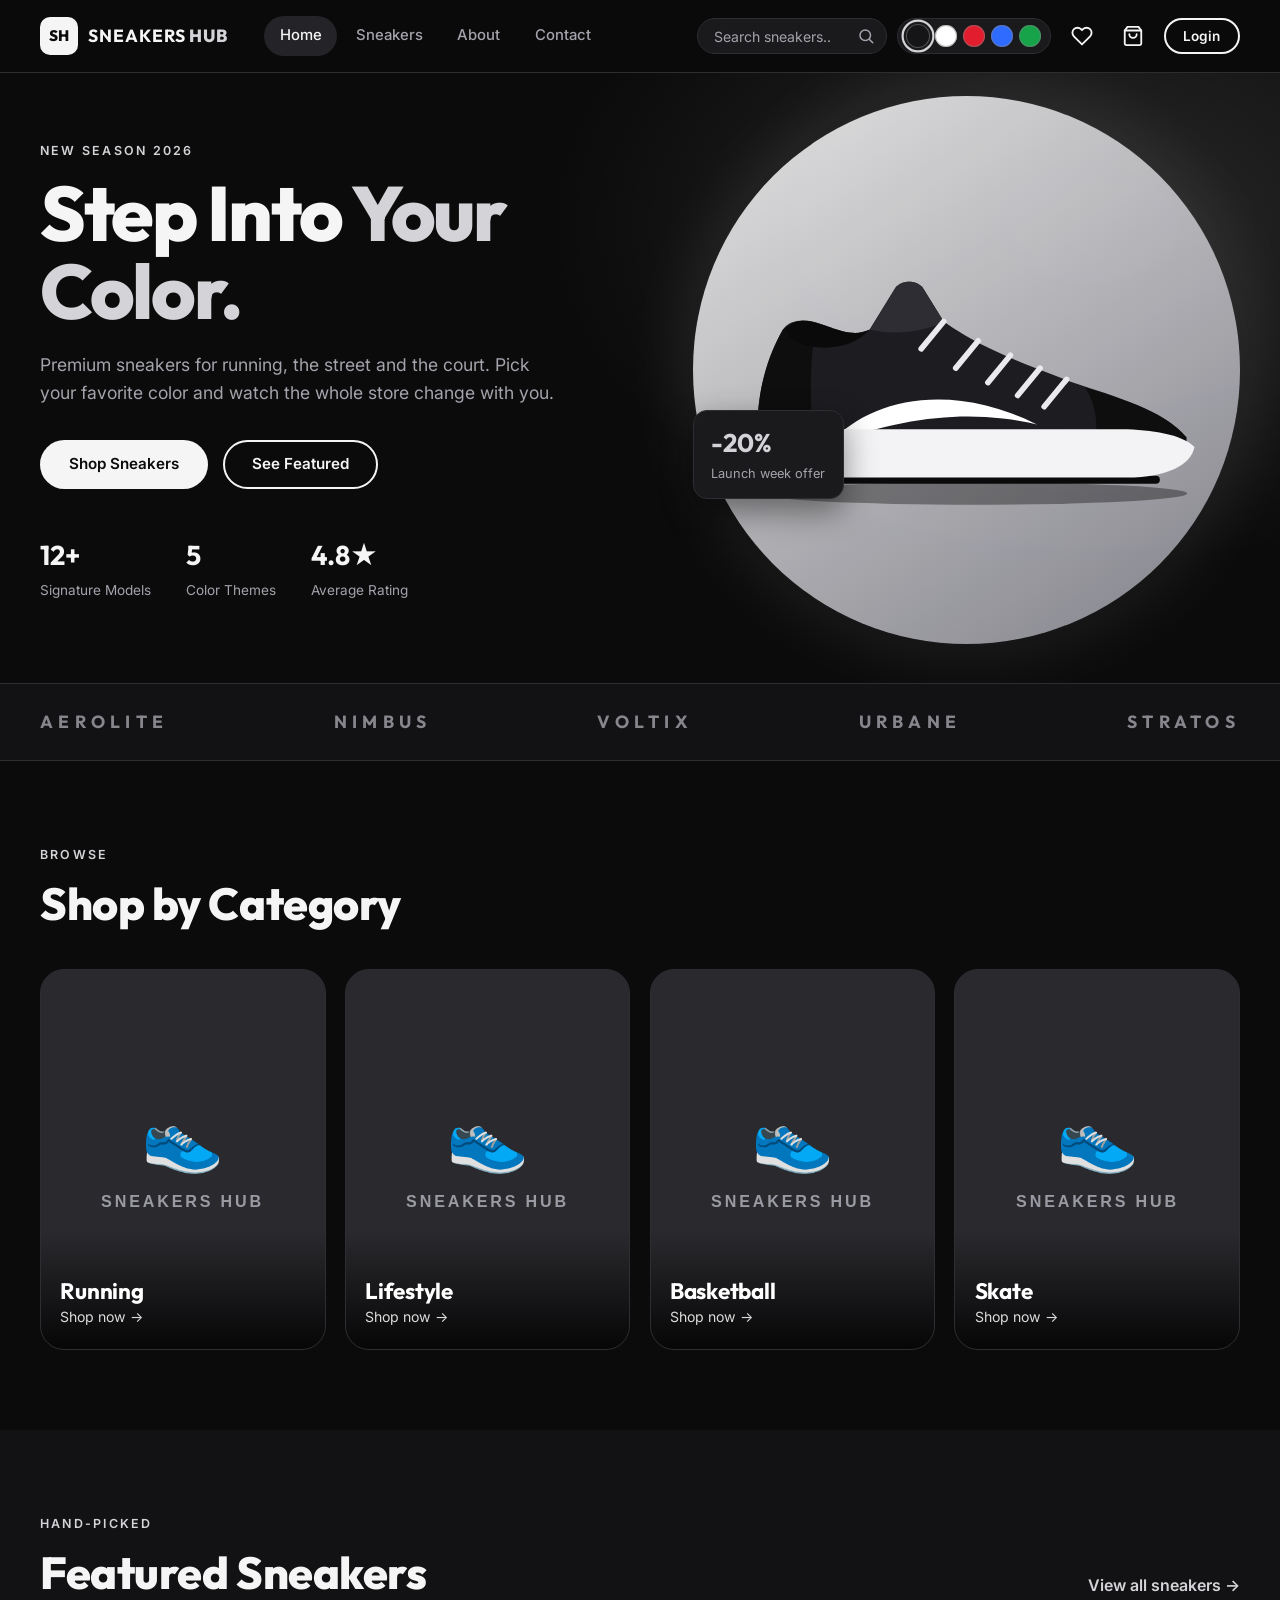
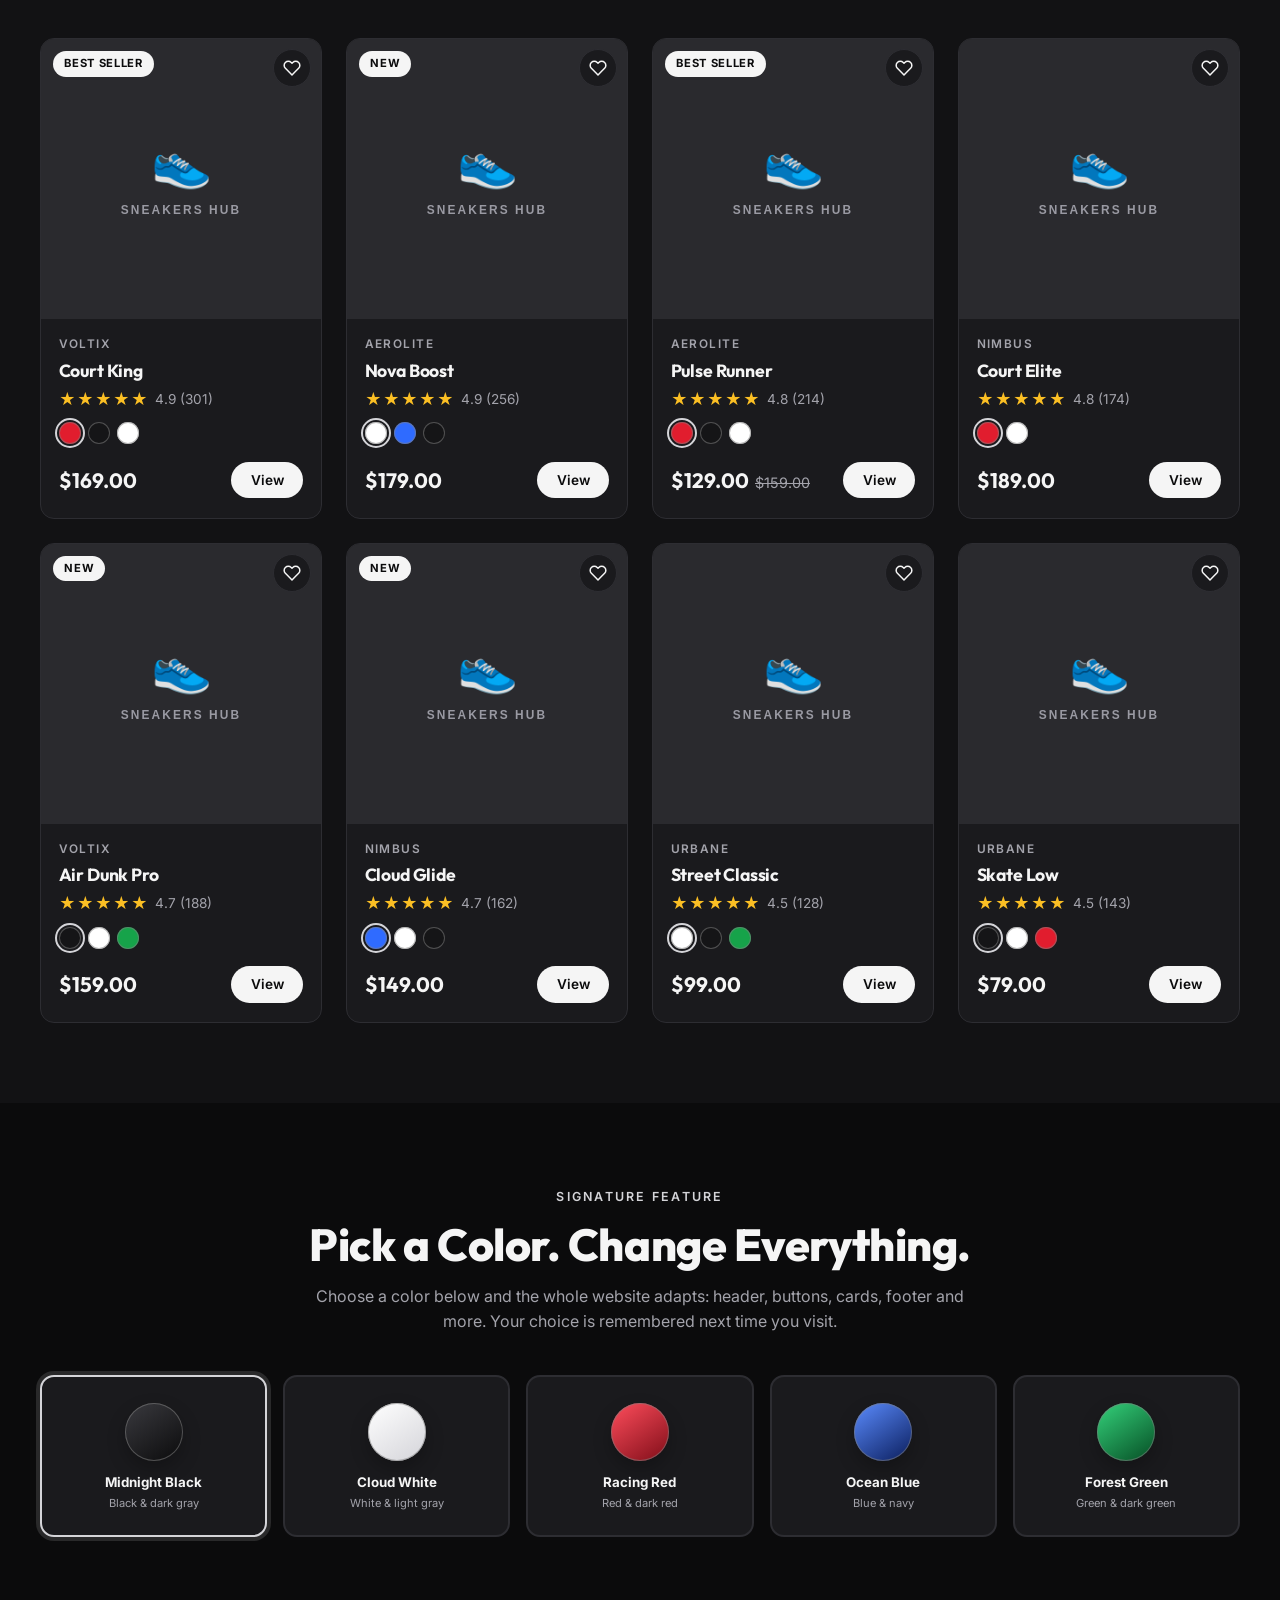
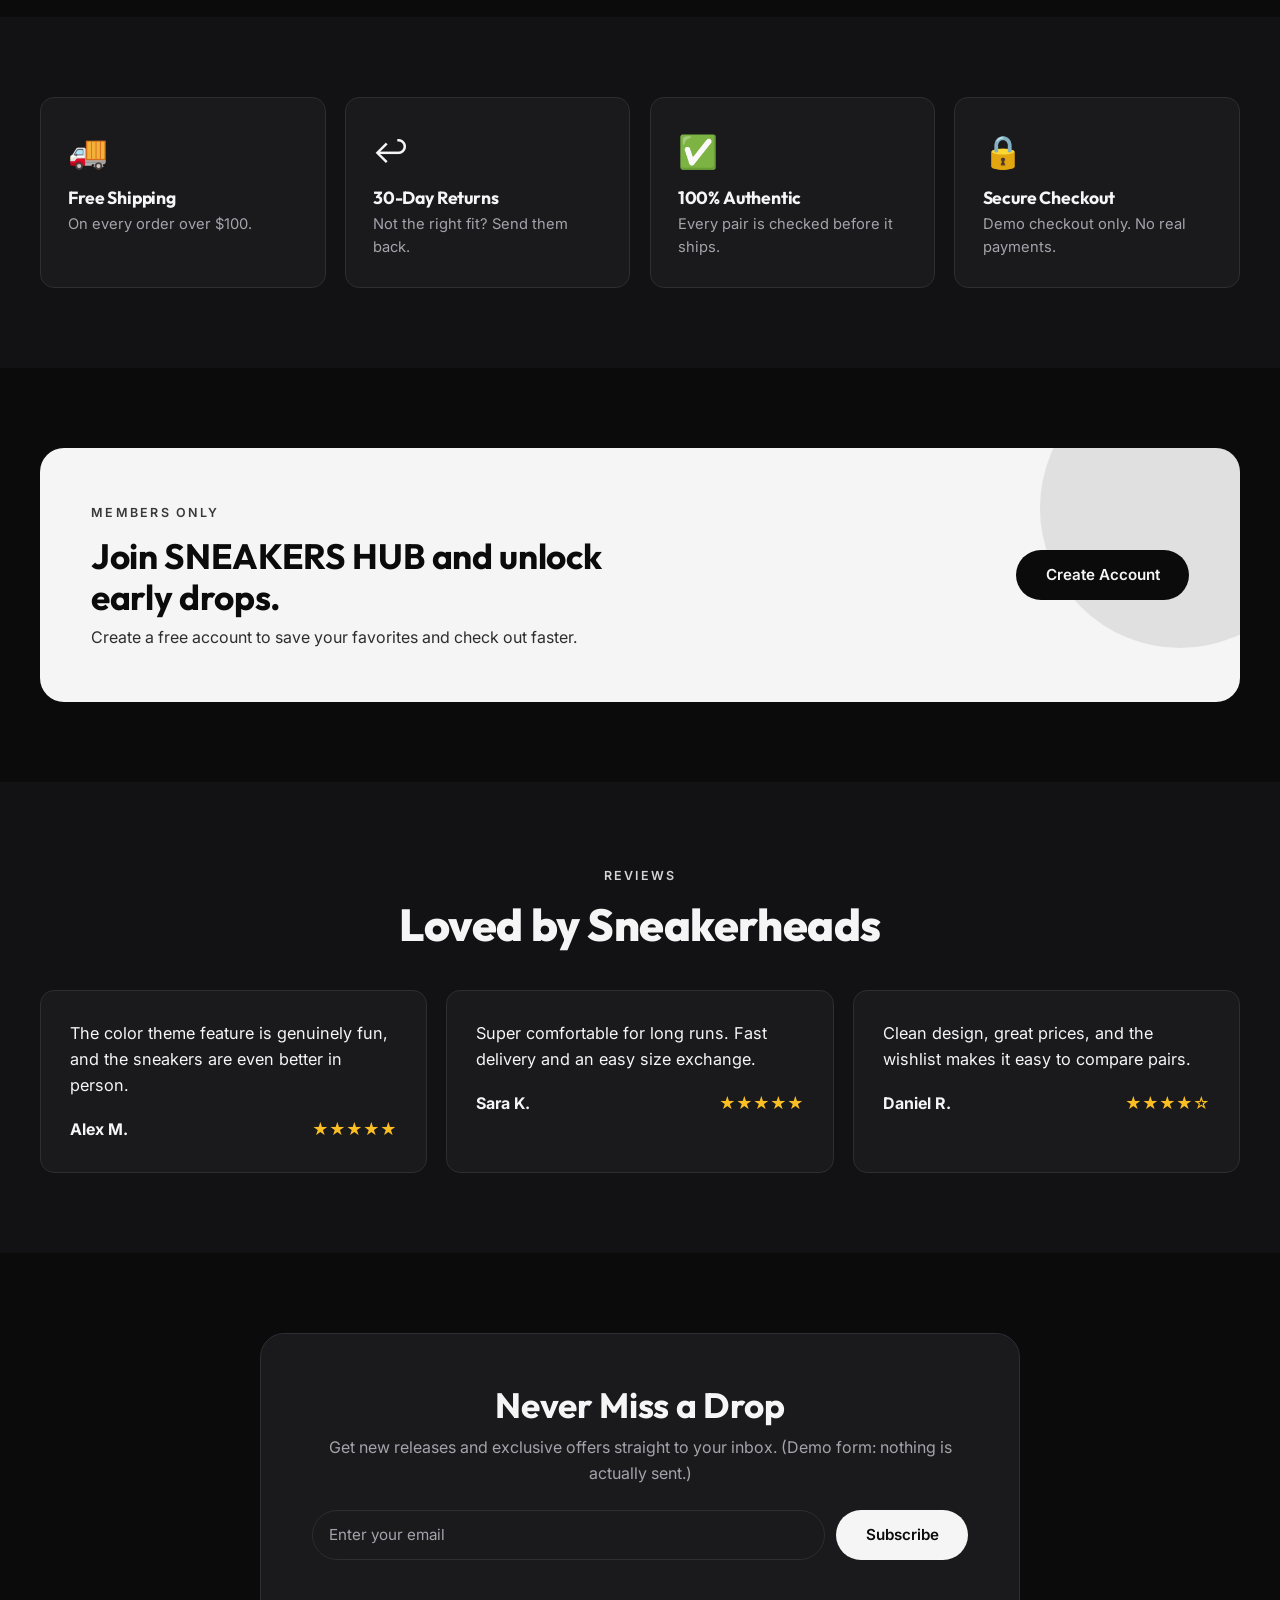
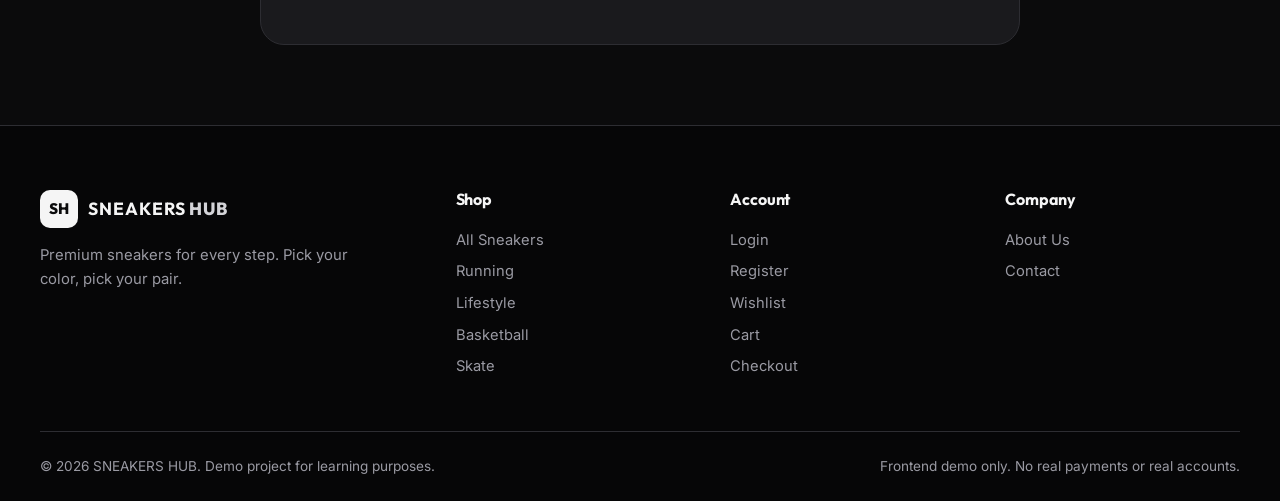
<file: index.html>
<!DOCTYPE html>
<html lang="en" data-theme="black">
<head>
  <meta charset="UTF-8">
  <meta name="viewport" content="width=device-width, initial-scale=1.0">
  <meta name="description" content="SNEAKERS HUB - Premium sneakers in every color. Shop running, lifestyle, basketball and skate shoes.">
  <title>SNEAKERS HUB | Premium Sneakers</title>

  <!-- Emoji favicon (no image file needed) -->
  <link rel="icon" href="data:image/svg+xml,<svg xmlns=%22http://www.w3.org/2000/svg%22 viewBox=%220 0 100 100%22><text y=%22.9em%22 font-size=%2290%22>👟</text></svg>">

  <!-- Google Fonts -->
  <link rel="preconnect" href="https://fonts.googleapis.com">
  <link rel="preconnect" href="https://fonts.gstatic.com" crossorigin>
  <link href="https://fonts.googleapis.com/css2?family=Inter:wght@400;500;600&family=Outfit:wght@600;700;800&display=swap" rel="stylesheet">

  <!-- Apply the saved theme immediately to avoid a color flash on page load -->
  <script>
    (function () {
      try {
        var savedTheme = localStorage.getItem('sneakershub_theme');
        if (savedTheme) {
          document.documentElement.setAttribute('data-theme', savedTheme);
        }
      } catch (error) { /* localStorage not available */ }
    })();
  </script>

  <link rel="stylesheet" href="css/style.css">

  <!-- Styles for the HERO SHOE (home page only).
       The shoe colors are CSS variables, and each theme sets its own colors,
       so the shoe itself changes color when you pick a theme. -->
  <style>
    /* The shoe drawing + default colors (black theme) */
    .hero-shoe {
      --shoe-main: #1d1d21;
      --shoe-dark: #0a0a0b;
      --shoe-tongue: #2d2d33;
      --shoe-accent: #ffffff;
      --shoe-sole: #f3f3f5;
      --shoe-lace: #e9e9ee;

      position: relative;
      width: 94%;
      height: auto;
      overflow: visible;
      animation: float 6s ease-in-out infinite;
    }
    .hero-shoe .shoe-main    { fill: var(--shoe-main); }
    .hero-shoe .shoe-dark    { fill: var(--shoe-dark); }
    .hero-shoe .shoe-tongue  { fill: var(--shoe-tongue); }
    .hero-shoe .shoe-accent  { fill: var(--shoe-accent); }
    .hero-shoe .shoe-sole    { fill: var(--shoe-sole); }
    .hero-shoe .shoe-lace    { stroke: var(--shoe-lace); stroke-width: 7; stroke-linecap: round; fill: none; }
    .hero-shoe .shoe-outsole { stroke: var(--shoe-dark); stroke-width: 10; stroke-linecap: round; fill: none; }
    .hero-shoe .shoe-fade    { opacity: 0.8; }

    /* Smooth color change */
    .hero-shoe path,
    .hero-shoe line {
      transition: fill 0.6s ease, stroke 0.6s ease;
    }

    /* One color palette per theme */
    [data-theme="white"] .hero-shoe {
      --shoe-main: #f4f4f6;
      --shoe-dark: #c3c3cd;
      --shoe-tongue: #ffffff;
      --shoe-accent: #111113;
      --shoe-sole: #e3e3e9;
      --shoe-lace: #2a2a2e;
    }
    [data-theme="red"] .hero-shoe {
      --shoe-main: #e11d2e;
      --shoe-dark: #8f0f1b;
      --shoe-tongue: #ff5663;
      --shoe-accent: #ffffff;
      --shoe-sole: #fff1f2;
      --shoe-lace: #ffffff;
    }
    [data-theme="blue"] .hero-shoe {
      --shoe-main: #2f6bff;
      --shoe-dark: #16358f;
      --shoe-tongue: #6f9aff;
      --shoe-accent: #ffffff;
      --shoe-sole: #eef3ff;
      --shoe-lace: #ffffff;
    }
    [data-theme="green"] .hero-shoe {
      --shoe-main: #16a34a;
      --shoe-dark: #0b5f2a;
      --shoe-tongue: #4ade80;
      --shoe-accent: #ffffff;
      --shoe-sole: #effcf3;
      --shoe-lace: #ffffff;
    }

    /* The circle behind the shoe: a contrasting background for each theme */
    .hero-circle { box-shadow: 0 0 90px var(--glow); }
    [data-theme="black"] .hero-circle { background: linear-gradient(145deg, #f5f5f5, #8d8d96); }
    [data-theme="white"] .hero-circle { background: linear-gradient(145deg, #2a2a2e, #0b0b0c); }
    [data-theme="red"]   .hero-circle { background: linear-gradient(145deg, #5a1119, #240a0e); }
    [data-theme="blue"]  .hero-circle { background: linear-gradient(145deg, #12306e, #07122b); }
    [data-theme="green"] .hero-circle { background: linear-gradient(145deg, #0f5a30, #05180e); }
  </style>
</head>
<body>

  <a class="skip-link" href="#mainContent">Skip to main content</a>

  <!-- ============ HEADER ============ -->
  <header class="site-header" id="siteHeader">
    <div class="container header-inner">

      <a href="index.html" class="logo" aria-label="SNEAKERS HUB home">
        <span class="logo-mark">SH</span>
        <span class="logo-text">SNEAKERS<strong>HUB</strong></span>
      </a>

      <nav class="main-nav" id="mainNav" aria-label="Main navigation">
        <a href="index.html" class="nav-link">Home</a>
        <a href="products.html" class="nav-link">Sneakers</a>
        <a href="about.html" class="nav-link">About</a>
        <a href="contact.html" class="nav-link">Contact</a>
      </nav>

      <div class="header-actions">

        <form class="header-search" id="headerSearchForm" role="search">
          <input type="search" id="headerSearchInput" placeholder="Search sneakers..." aria-label="Search sneakers" autocomplete="off">
          <button type="submit" aria-label="Search">
            <svg width="18" height="18" viewBox="0 0 24 24" fill="none" stroke="currentColor" stroke-width="2" stroke-linecap="round" stroke-linejoin="round" aria-hidden="true"><circle cx="11" cy="11" r="7"></circle><line x1="21" y1="21" x2="16.65" y2="16.65"></line></svg>
          </button>
        </form>

        <!-- Color theme picker (theme.js makes these buttons work) -->
        <div class="theme-picker" id="themePicker" role="group" aria-label="Choose website color theme">
          <button type="button" class="theme-swatch" data-theme-option="black" aria-label="Black theme" title="Black"></button>
          <button type="button" class="theme-swatch" data-theme-option="white" aria-label="White theme" title="White"></button>
          <button type="button" class="theme-swatch" data-theme-option="red" aria-label="Red theme" title="Red"></button>
          <button type="button" class="theme-swatch" data-theme-option="blue" aria-label="Blue theme" title="Blue"></button>
          <button type="button" class="theme-swatch" data-theme-option="green" aria-label="Green theme" title="Green"></button>
        </div>

        <a href="wishlist.html" class="icon-btn" aria-label="Wishlist">
          <svg width="22" height="22" viewBox="0 0 24 24" fill="none" stroke="currentColor" stroke-width="2" stroke-linecap="round" stroke-linejoin="round" aria-hidden="true"><path d="M20.84 4.61a5.5 5.5 0 0 0-7.78 0L12 5.67l-1.06-1.06a5.5 5.5 0 0 0-7.78 7.78l1.06 1.06L12 21.23l7.78-7.78 1.06-1.06a5.5 5.5 0 0 0 0-7.78z"></path></svg>
          <span class="badge" id="wishlistCount">0</span>
        </a>

        <a href="cart.html" class="icon-btn" aria-label="Shopping cart">
          <svg width="22" height="22" viewBox="0 0 24 24" fill="none" stroke="currentColor" stroke-width="2" stroke-linecap="round" stroke-linejoin="round" aria-hidden="true"><path d="M6 2 3 6v14a2 2 0 0 0 2 2h14a2 2 0 0 0 2-2V6l-3-4z"></path><line x1="3" y1="6" x2="21" y2="6"></line><path d="M16 10a4 4 0 0 1-8 0"></path></svg>
          <span class="badge" id="cartCount">0</span>
        </a>

        <a href="login.html" class="btn btn-small btn-outline" id="authLink">Login</a>

        <button type="button" class="menu-toggle" id="menuToggle" aria-label="Open menu" aria-expanded="false" aria-controls="mainNav">
          <span></span><span></span><span></span>
        </button>
      </div>
    </div>
  </header>

  <main id="mainContent">

    <!-- ============ HERO ============ -->
    <section class="hero">
      <div class="container hero-inner">
        <div class="hero-text">
          <span class="eyebrow">New Season 2026</span>
          <h1>Step Into <span class="accent">Your Color.</span></h1>
          <p>Premium sneakers for running, the street and the court. Pick your favorite color and watch the whole store change with you.</p>
          <div class="hero-actions">
            <a href="products.html" class="btn btn-primary">Shop Sneakers</a>
            <a href="#featured" class="btn btn-outline">See Featured</a>
          </div>
          <ul class="hero-stats">
            <li><strong>12+</strong><span>Signature Models</span></li>
            <li><strong>5</strong><span>Color Themes</span></li>
            <li><strong>4.8★</strong><span>Average Rating</span></li>
          </ul>
        </div>

        <div class="hero-visual">
          <div class="hero-circle"></div>

          <!-- The hero sneaker: a drawing whose colors follow the selected theme -->
          <svg class="hero-shoe" viewBox="0 0 640 400" xmlns="http://www.w3.org/2000/svg" role="img" aria-label="A sneaker that changes color with the selected theme">

            <!-- ground shadow -->
            <ellipse cx="330" cy="354" rx="265" ry="14" fill="rgba(0,0,0,0.35)"></ellipse>

            <!-- outsole (thin dark line under the shoe) -->
            <path class="shoe-outsole" d="M62 337 L556 337"></path>

            <!-- upper (main body of the shoe) -->
            <path class="shoe-main" d="M62 300 C56 245 68 192 92 150 C100 138 118 136 135 142 C160 150 180 160 200 150 L232 98 C240 88 258 88 266 98 L292 140 C340 175 400 195 450 215 C510 235 565 250 594 284 L594 300 Z"></path>

            <!-- heel counter (darker back part) -->
            <path class="shoe-dark shoe-fade" d="M62 300 C56 245 68 192 92 150 C104 140 120 140 132 146 C126 190 124 250 132 300 Z"></path>

            <!-- toe cap (darker front part) -->
            <path class="shoe-dark shoe-fade" d="M468 222 C520 238 570 254 594 284 L594 300 L478 300 C486 272 482 244 468 222 Z"></path>

            <!-- inside of the collar -->
            <path class="shoe-dark" d="M95 150 C104 138 120 137 135 142 C160 150 180 160 200 150 C180 172 150 176 120 170 C108 166 98 160 95 150 Z"></path>

            <!-- tongue -->
            <path class="shoe-tongue" d="M200 150 L232 98 C240 88 258 88 266 98 L292 140 C270 152 232 158 200 150 Z"></path>

            <!-- side stripe -->
            <path class="shoe-accent" d="M150 292 C200 236 300 214 408 268 C330 250 250 256 150 292 Z"></path>

            <!-- laces -->
            <line class="shoe-lace" x1="292" y1="140" x2="264" y2="174"></line>
            <line class="shoe-lace" x1="335" y1="164" x2="307" y2="198"></line>
            <line class="shoe-lace" x1="375" y1="182" x2="347" y2="216"></line>
            <line class="shoe-lace" x1="412" y1="198" x2="384" y2="232"></line>
            <line class="shoe-lace" x1="445" y1="212" x2="417" y2="246"></line>

            <!-- midsole (white-ish sole, drawn on top of the upper) -->
            <path class="shoe-sole" d="M48 300 C48 318 60 332 90 334 L520 334 C570 334 600 318 604 296 C590 282 560 276 520 274 L100 274 C70 274 48 282 48 300 Z"></path>
          </svg>

          <div class="hero-badge">
            <strong>-20%</strong>
            <span>Launch week offer</span>
          </div>
        </div>
      </div>
    </section>

    <!-- ============ BRAND STRIP ============ -->
    <section class="brand-strip" aria-label="Our brands">
      <div class="container brand-strip-inner">
        <span>AEROLITE</span>
        <span>NIMBUS</span>
        <span>VOLTIX</span>
        <span>URBANE</span>
        <span>STRATOS</span>
      </div>
    </section>

    <!-- ============ CATEGORIES ============ -->
    <section class="section">
      <div class="container">
        <div class="section-head">
          <span class="eyebrow">Browse</span>
          <h2>Shop by Category</h2>
        </div>

        <div class="category-grid">
          <a href="products.html?category=running" class="category-card">
            <img src="https://images.unsplash.com/photo-1542291026-7eec264c27ff?auto=format&fit=crop&w=600&q=80" alt="Running sneakers" loading="lazy">
            <div class="category-label"><h3>Running</h3><span>Shop now →</span></div>
          </a>
          <a href="products.html?category=lifestyle" class="category-card">
            <img src="https://images.unsplash.com/photo-1549298916-b41d501d3772?auto=format&fit=crop&w=600&q=80" alt="Lifestyle sneakers" loading="lazy">
            <div class="category-label"><h3>Lifestyle</h3><span>Shop now →</span></div>
          </a>
          <a href="products.html?category=basketball" class="category-card">
            <img src="https://images.unsplash.com/photo-1579338559194-a162d19bf842?auto=format&fit=crop&w=600&q=80" alt="Basketball sneakers" loading="lazy">
            <div class="category-label"><h3>Basketball</h3><span>Shop now →</span></div>
          </a>
          <a href="products.html?category=skate" class="category-card">
            <img src="https://images.unsplash.com/photo-1525966222134-fcfa99b8ae77?auto=format&fit=crop&w=600&q=80" alt="Skate sneakers" loading="lazy">
            <div class="category-label"><h3>Skate</h3><span>Shop now →</span></div>
          </a>
        </div>
      </div>
    </section>

    <!-- ============ FEATURED PRODUCTS ============ -->
    <section class="section section-alt" id="featured">
      <div class="container">
        <div class="section-head section-head-row">
          <div>
            <span class="eyebrow">Hand-picked</span>
            <h2>Featured Sneakers</h2>
          </div>
          <a href="products.html" class="link-arrow">View all sneakers →</a>
        </div>

        <!-- home.js fills this grid with product cards -->
        <div class="product-grid" id="featuredGrid">
          <noscript>Please enable JavaScript to view our sneakers.</noscript>
        </div>
      </div>
    </section>

    <!-- ============ COLOR THEME SHOWCASE ============ -->
    <section class="section">
      <div class="container">
        <div class="section-head center">
          <span class="eyebrow">Signature Feature</span>
          <h2>Pick a Color. Change Everything.</h2>
          <p>Choose a color below and the whole website adapts: header, buttons, cards, footer and more. Your choice is remembered next time you visit.</p>
        </div>

        <div class="theme-showcase" id="themeShowcase">
          <button type="button" class="theme-card" data-theme-option="black">
            <span class="theme-card-dot" data-dot="black"></span>
            <strong>Midnight Black</strong>
            <small>Black &amp; dark gray</small>
          </button>
          <button type="button" class="theme-card" data-theme-option="white">
            <span class="theme-card-dot" data-dot="white"></span>
            <strong>Cloud White</strong>
            <small>White &amp; light gray</small>
          </button>
          <button type="button" class="theme-card" data-theme-option="red">
            <span class="theme-card-dot" data-dot="red"></span>
            <strong>Racing Red</strong>
            <small>Red &amp; dark red</small>
          </button>
          <button type="button" class="theme-card" data-theme-option="blue">
            <span class="theme-card-dot" data-dot="blue"></span>
            <strong>Ocean Blue</strong>
            <small>Blue &amp; navy</small>
          </button>
          <button type="button" class="theme-card" data-theme-option="green">
            <span class="theme-card-dot" data-dot="green"></span>
            <strong>Forest Green</strong>
            <small>Green &amp; dark green</small>
          </button>
        </div>
      </div>
    </section>

    <!-- ============ BENEFITS ============ -->
    <section class="section section-alt">
      <div class="container">
        <div class="benefits-grid">
          <div class="benefit">
            <span class="benefit-icon" aria-hidden="true">🚚</span>
            <h3>Free Shipping</h3>
            <p>On every order over $100.</p>
          </div>
          <div class="benefit">
            <span class="benefit-icon" aria-hidden="true">↩️</span>
            <h3>30-Day Returns</h3>
            <p>Not the right fit? Send them back.</p>
          </div>
          <div class="benefit">
            <span class="benefit-icon" aria-hidden="true">✅</span>
            <h3>100% Authentic</h3>
            <p>Every pair is checked before it ships.</p>
          </div>
          <div class="benefit">
            <span class="benefit-icon" aria-hidden="true">🔒</span>
            <h3>Secure Checkout</h3>
            <p>Demo checkout only. No real payments.</p>
          </div>
        </div>
      </div>
    </section>

    <!-- ============ PROMO BANNER ============ -->
    <section class="section">
      <div class="container">
        <div class="promo-banner">
          <div>
            <span class="eyebrow">Members Only</span>
            <h2>Join SNEAKERS HUB and unlock early drops.</h2>
            <p>Create a free account to save your favorites and check out faster.</p>
          </div>
          <a href="register.html" class="btn btn-primary">Create Account</a>
        </div>
      </div>
    </section>

    <!-- ============ TESTIMONIALS ============ -->
    <section class="section section-alt">
      <div class="container">
        <div class="section-head center">
          <span class="eyebrow">Reviews</span>
          <h2>Loved by Sneakerheads</h2>
        </div>

        <div class="testimonial-grid">
          <figure class="testimonial">
            <blockquote>The color theme feature is genuinely fun, and the sneakers are even better in person.</blockquote>
            <figcaption><strong>Alex M.</strong><span>★★★★★</span></figcaption>
          </figure>
          <figure class="testimonial">
            <blockquote>Super comfortable for long runs. Fast delivery and an easy size exchange.</blockquote>
            <figcaption><strong>Sara K.</strong><span>★★★★★</span></figcaption>
          </figure>
          <figure class="testimonial">
            <blockquote>Clean design, great prices, and the wishlist makes it easy to compare pairs.</blockquote>
            <figcaption><strong>Daniel R.</strong><span>★★★★☆</span></figcaption>
          </figure>
        </div>
      </div>
    </section>

    <!-- ============ NEWSLETTER ============ -->
    <section class="section">
      <div class="container">
        <div class="newsletter">
          <h2>Never Miss a Drop</h2>
          <p>Get new releases and exclusive offers straight to your inbox. (Demo form: nothing is actually sent.)</p>
          <form class="newsletter-form" id="newsletterForm" novalidate>
            <label for="newsletterEmail" class="sr-only">Email address</label>
            <input type="email" id="newsletterEmail" placeholder="Enter your email" required>
            <button type="submit" class="btn btn-primary">Subscribe</button>
          </form>
          <p class="form-message" id="newsletterMessage" role="status"></p>
        </div>
      </div>
    </section>

  </main>

  <!-- ============ FOOTER ============ -->
  <footer class="site-footer">
    <div class="container footer-grid">
      <div class="footer-brand">
        <a href="index.html" class="logo" aria-label="SNEAKERS HUB home">
          <span class="logo-mark">SH</span>
          <span class="logo-text">SNEAKERS<strong>HUB</strong></span>
        </a>
        <p>Premium sneakers for every step. Pick your color, pick your pair.</p>
      </div>

      <div class="footer-col">
        <h4>Shop</h4>
        <a href="products.html">All Sneakers</a>
        <a href="products.html?category=running">Running</a>
        <a href="products.html?category=lifestyle">Lifestyle</a>
        <a href="products.html?category=basketball">Basketball</a>
        <a href="products.html?category=skate">Skate</a>
      </div>

      <div class="footer-col">
        <h4>Account</h4>
        <a href="login.html">Login</a>
        <a href="register.html">Register</a>
        <a href="wishlist.html">Wishlist</a>
        <a href="cart.html">Cart</a>
        <a href="checkout.html">Checkout</a>
      </div>

      <div class="footer-col">
        <h4>Company</h4>
        <a href="about.html">About Us</a>
        <a href="contact.html">Contact</a>
      </div>
    </div>

    <div class="container footer-bottom">
      <p>&copy; <span id="currentYear">2026</span> SNEAKERS HUB. Demo project for learning purposes.</p>
      <p>Frontend demo only. No real payments or real accounts.</p>
    </div>
  </footer>

  <!-- Toast messages appear here (ui.js) -->
  <div class="toast-container" id="toastContainer" aria-live="polite"></div>

  <!-- Scripts: the ORDER matters. Each file uses the ones above it. -->
  <script src="js/data.js"></script>
  <script src="js/theme.js"></script>
  <script src="js/store.js"></script>
  <script src="js/auth.js"></script>
  <script src="js/ui.js"></script>
  <script src="js/home.js"></script>
</body>
</html>
</file>
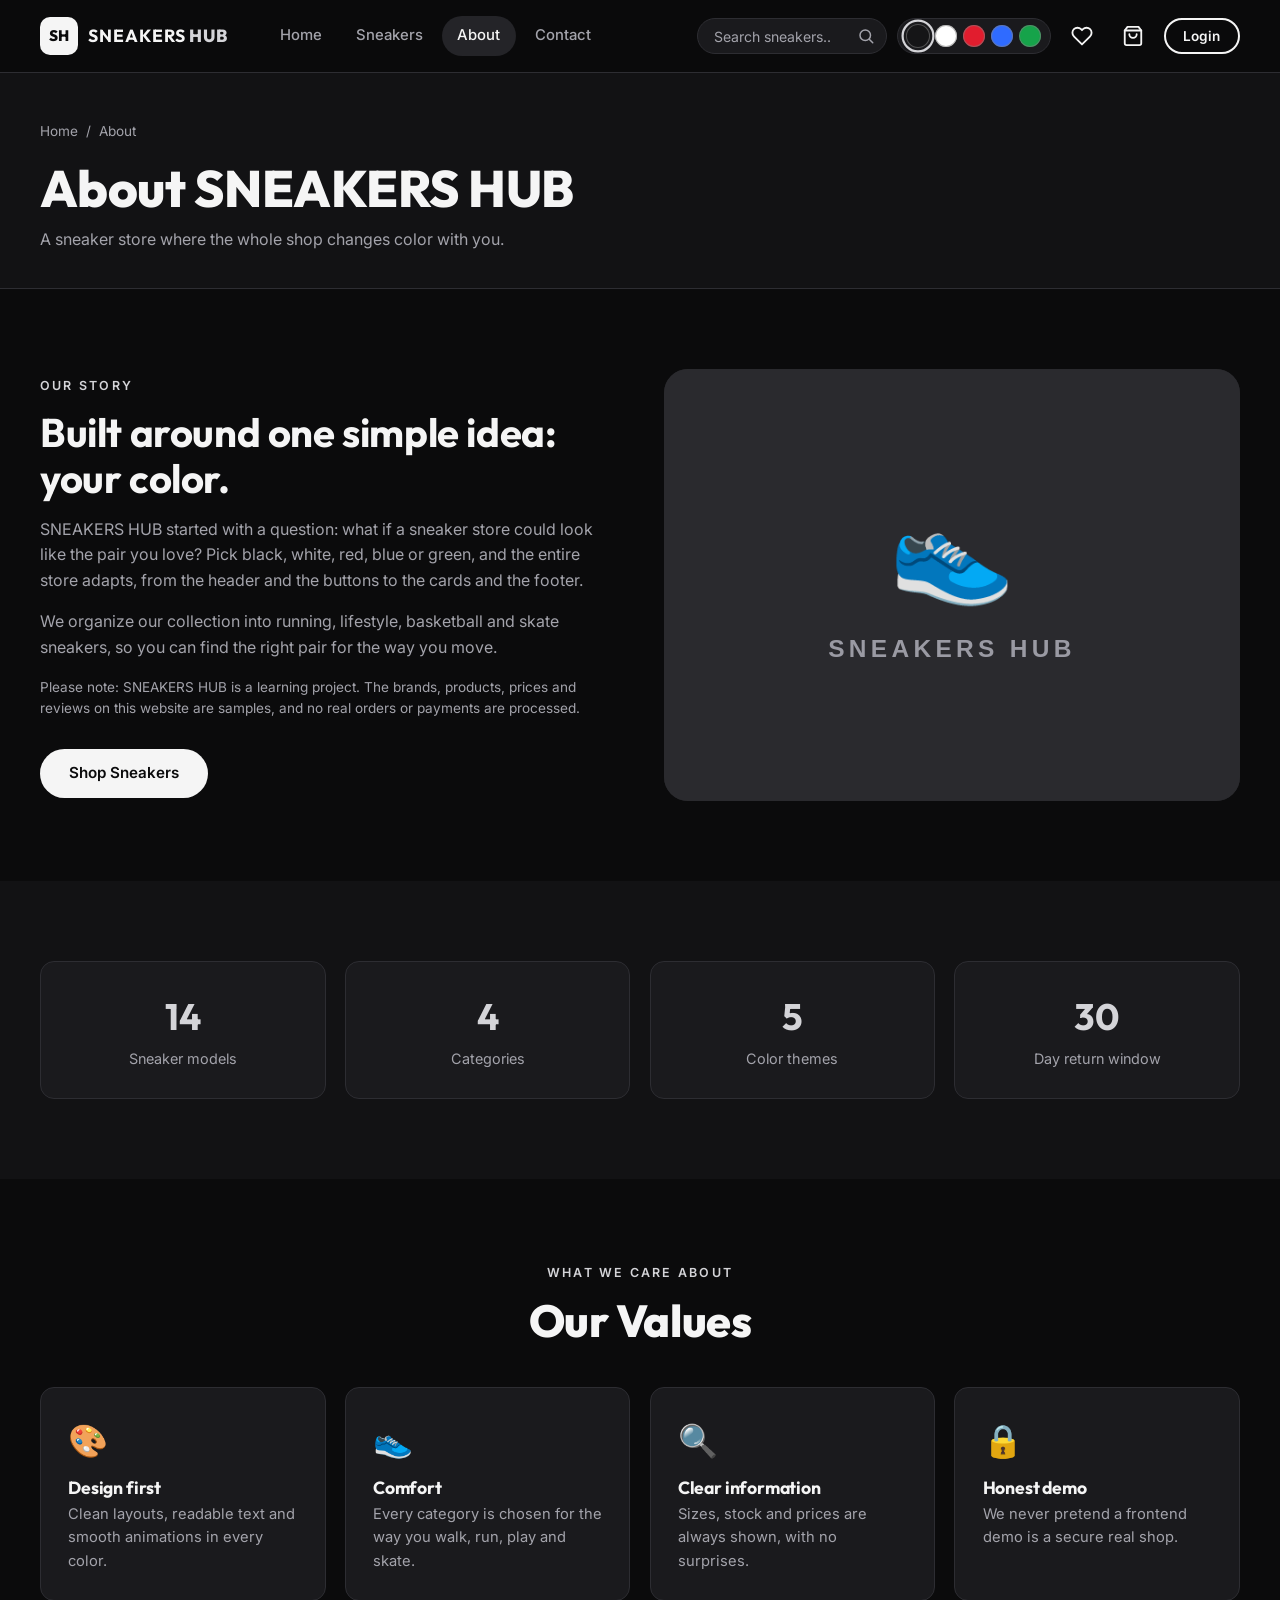
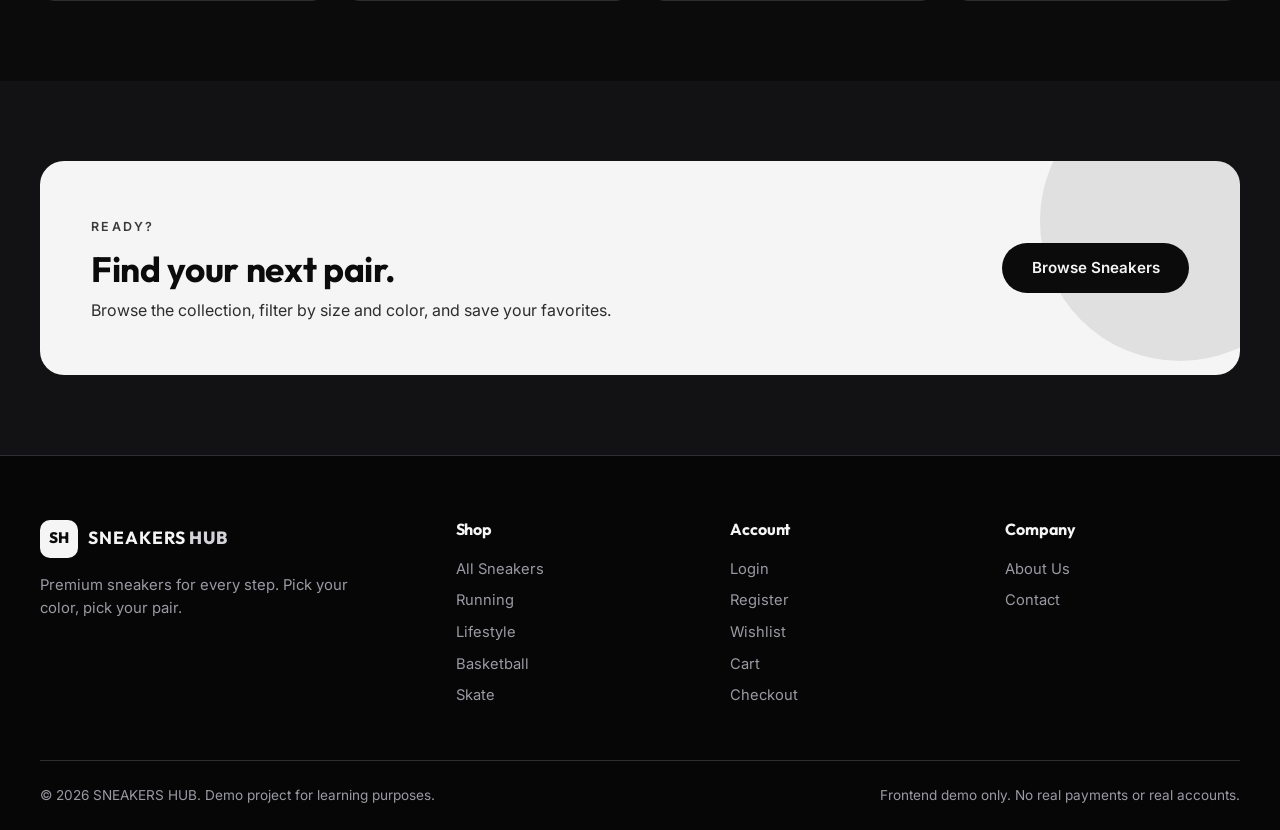
<file: about.html>
<!DOCTYPE html>
<html lang="en" data-theme="black">
<head>
  <meta charset="UTF-8">
  <meta name="viewport" content="width=device-width, initial-scale=1.0">
  <meta name="description" content="About SNEAKERS HUB: a demo sneaker store built with HTML, CSS and JavaScript.">
  <title>About Us | SNEAKERS HUB</title>

  <!-- Emoji favicon (no image file needed) -->
  <link rel="icon" href="data:image/svg+xml,<svg xmlns=%22http://www.w3.org/2000/svg%22 viewBox=%220 0 100 100%22><text y=%22.9em%22 font-size=%2290%22>👟</text></svg>">

  <!-- Google Fonts -->
  <link rel="preconnect" href="https://fonts.googleapis.com">
  <link rel="preconnect" href="https://fonts.gstatic.com" crossorigin>
  <link href="https://fonts.googleapis.com/css2?family=Inter:wght@400;500;600&family=Outfit:wght@600;700;800&display=swap" rel="stylesheet">

  <!-- Apply the saved theme immediately to avoid a color flash on page load -->
  <script>
    (function () {
      try {
        var savedTheme = localStorage.getItem('sneakershub_theme');
        if (savedTheme) {
          document.documentElement.setAttribute('data-theme', savedTheme);
        }
      } catch (error) { /* localStorage not available */ }
    })();
  </script>

  <link rel="stylesheet" href="css/style.css">
</head>
<body>

  <a class="skip-link" href="#mainContent">Skip to main content</a>

  <!-- ============ HEADER ============ -->
  <header class="site-header" id="siteHeader">
    <div class="container header-inner">

      <a href="index.html" class="logo" aria-label="SNEAKERS HUB home">
        <span class="logo-mark">SH</span>
        <span class="logo-text">SNEAKERS<strong>HUB</strong></span>
      </a>

      <nav class="main-nav" id="mainNav" aria-label="Main navigation">
        <a href="index.html" class="nav-link">Home</a>
        <a href="products.html" class="nav-link">Sneakers</a>
        <a href="about.html" class="nav-link">About</a>
        <a href="contact.html" class="nav-link">Contact</a>
      </nav>

      <div class="header-actions">

        <form class="header-search" id="headerSearchForm" role="search">
          <input type="search" id="headerSearchInput" placeholder="Search sneakers..." aria-label="Search sneakers" autocomplete="off">
          <button type="submit" aria-label="Search">
            <svg width="18" height="18" viewBox="0 0 24 24" fill="none" stroke="currentColor" stroke-width="2" stroke-linecap="round" stroke-linejoin="round" aria-hidden="true"><circle cx="11" cy="11" r="7"></circle><line x1="21" y1="21" x2="16.65" y2="16.65"></line></svg>
          </button>
        </form>

        <!-- Color theme picker (theme.js makes these buttons work) -->
        <div class="theme-picker" id="themePicker" role="group" aria-label="Choose website color theme">
          <button type="button" class="theme-swatch" data-theme-option="black" aria-label="Black theme" title="Black"></button>
          <button type="button" class="theme-swatch" data-theme-option="white" aria-label="White theme" title="White"></button>
          <button type="button" class="theme-swatch" data-theme-option="red" aria-label="Red theme" title="Red"></button>
          <button type="button" class="theme-swatch" data-theme-option="blue" aria-label="Blue theme" title="Blue"></button>
          <button type="button" class="theme-swatch" data-theme-option="green" aria-label="Green theme" title="Green"></button>
        </div>

        <a href="wishlist.html" class="icon-btn" aria-label="Wishlist">
          <svg width="22" height="22" viewBox="0 0 24 24" fill="none" stroke="currentColor" stroke-width="2" stroke-linecap="round" stroke-linejoin="round" aria-hidden="true"><path d="M20.84 4.61a5.5 5.5 0 0 0-7.78 0L12 5.67l-1.06-1.06a5.5 5.5 0 0 0-7.78 7.78l1.06 1.06L12 21.23l7.78-7.78 1.06-1.06a5.5 5.5 0 0 0 0-7.78z"></path></svg>
          <span class="badge" id="wishlistCount">0</span>
        </a>

        <a href="cart.html" class="icon-btn" aria-label="Shopping cart">
          <svg width="22" height="22" viewBox="0 0 24 24" fill="none" stroke="currentColor" stroke-width="2" stroke-linecap="round" stroke-linejoin="round" aria-hidden="true"><path d="M6 2 3 6v14a2 2 0 0 0 2 2h14a2 2 0 0 0 2-2V6l-3-4z"></path><line x1="3" y1="6" x2="21" y2="6"></line><path d="M16 10a4 4 0 0 1-8 0"></path></svg>
          <span class="badge" id="cartCount">0</span>
        </a>

        <a href="login.html" class="btn btn-small btn-outline" id="authLink">Login</a>

        <button type="button" class="menu-toggle" id="menuToggle" aria-label="Open menu" aria-expanded="false" aria-controls="mainNav">
          <span></span><span></span><span></span>
        </button>
      </div>
    </div>
  </header>

  <main id="mainContent">

    <!-- ============ PAGE TITLE ============ -->
    <section class="page-header">
      <div class="container">
        <nav class="breadcrumb" aria-label="Breadcrumb">
          <a href="index.html">Home</a>
          <span aria-hidden="true">/</span>
          <span>About</span>
        </nav>
        <h1>About SNEAKERS HUB</h1>
        <p>A sneaker store where the whole shop changes color with you.</p>
      </div>
    </section>

    <!-- ============ OUR STORY ============ -->
    <section class="section">
      <div class="container two-col">
        <div>
          <span class="eyebrow">Our story</span>
          <h2>Built around one simple idea: your color.</h2>
          <p>
            SNEAKERS HUB started with a question: what if a sneaker store could look like the pair
            you love? Pick black, white, red, blue or green, and the entire store adapts, from the
            header and the buttons to the cards and the footer.
          </p>
          <p>
            We organize our collection into running, lifestyle, basketball and skate sneakers,
            so you can find the right pair for the way you move.
          </p>
          <p class="rating-count">
            Please note: SNEAKERS HUB is a learning project. The brands, products, prices and reviews
            on this website are samples, and no real orders or payments are processed.
          </p>
          <a href="products.html" class="btn btn-primary" style="margin-top: 0.8rem;">Shop Sneakers</a>
        </div>

        <img src="https://images.unsplash.com/photo-1556906781-9a412961c28c?auto=format&fit=crop&w=900&q=80"
             alt="A clean white sneaker on a light background" loading="lazy">
      </div>
    </section>

    <!-- ============ NUMBERS ============ -->
    <section class="section section-alt">
      <div class="container">
        <div class="stat-grid">
          <div class="stat">
            <strong>14</strong>
            <span>Sneaker models</span>
          </div>
          <div class="stat">
            <strong>4</strong>
            <span>Categories</span>
          </div>
          <div class="stat">
            <strong>5</strong>
            <span>Color themes</span>
          </div>
          <div class="stat">
            <strong>30</strong>
            <span>Day return window</span>
          </div>
        </div>
      </div>
    </section>

    <!-- ============ VALUES ============ -->
    <section class="section">
      <div class="container">
        <div class="section-head center">
          <span class="eyebrow">What we care about</span>
          <h2>Our Values</h2>
        </div>

        <div class="benefits-grid">
          <div class="benefit">
            <span class="benefit-icon" aria-hidden="true">🎨</span>
            <h3>Design first</h3>
            <p>Clean layouts, readable text and smooth animations in every color.</p>
          </div>
          <div class="benefit">
            <span class="benefit-icon" aria-hidden="true">👟</span>
            <h3>Comfort</h3>
            <p>Every category is chosen for the way you walk, run, play and skate.</p>
          </div>
          <div class="benefit">
            <span class="benefit-icon" aria-hidden="true">🔍</span>
            <h3>Clear information</h3>
            <p>Sizes, stock and prices are always shown, with no surprises.</p>
          </div>
          <div class="benefit">
            <span class="benefit-icon" aria-hidden="true">🔒</span>
            <h3>Honest demo</h3>
            <p>We never pretend a frontend demo is a secure real shop.</p>
          </div>
        </div>
      </div>
    </section>

    <!-- ============ CALL TO ACTION ============ -->
    <section class="section section-alt">
      <div class="container">
        <div class="promo-banner">
          <div>
            <span class="eyebrow">Ready?</span>
            <h2>Find your next pair.</h2>
            <p>Browse the collection, filter by size and color, and save your favorites.</p>
          </div>
          <a href="products.html" class="btn btn-primary">Browse Sneakers</a>
        </div>
      </div>
    </section>

  </main>

  <!-- ============ FOOTER ============ -->
  <footer class="site-footer">
    <div class="container footer-grid">
      <div class="footer-brand">
        <a href="index.html" class="logo" aria-label="SNEAKERS HUB home">
          <span class="logo-mark">SH</span>
          <span class="logo-text">SNEAKERS<strong>HUB</strong></span>
        </a>
        <p>Premium sneakers for every step. Pick your color, pick your pair.</p>
      </div>

      <div class="footer-col">
        <h4>Shop</h4>
        <a href="products.html">All Sneakers</a>
        <a href="products.html?category=running">Running</a>
        <a href="products.html?category=lifestyle">Lifestyle</a>
        <a href="products.html?category=basketball">Basketball</a>
        <a href="products.html?category=skate">Skate</a>
      </div>

      <div class="footer-col">
        <h4>Account</h4>
        <a href="login.html">Login</a>
        <a href="register.html">Register</a>
        <a href="wishlist.html">Wishlist</a>
        <a href="cart.html">Cart</a>
        <a href="checkout.html">Checkout</a>
      </div>

      <div class="footer-col">
        <h4>Company</h4>
        <a href="about.html">About Us</a>
        <a href="contact.html">Contact</a>
      </div>
    </div>

    <div class="container footer-bottom">
      <p>&copy; <span id="currentYear">2026</span> SNEAKERS HUB. Demo project for learning purposes.</p>
      <p>Frontend demo only. No real payments or real accounts.</p>
    </div>
  </footer>

  <!-- Toast messages appear here (ui.js) -->
  <div class="toast-container" id="toastContainer" aria-live="polite"></div>

  <!-- Scripts: the ORDER matters. Each file uses the ones above it. -->
  <script src="js/data.js"></script>
  <script src="js/theme.js"></script>
  <script src="js/store.js"></script>
  <script src="js/auth.js"></script>
  <script src="js/ui.js"></script>
</body>
</html>
</file>
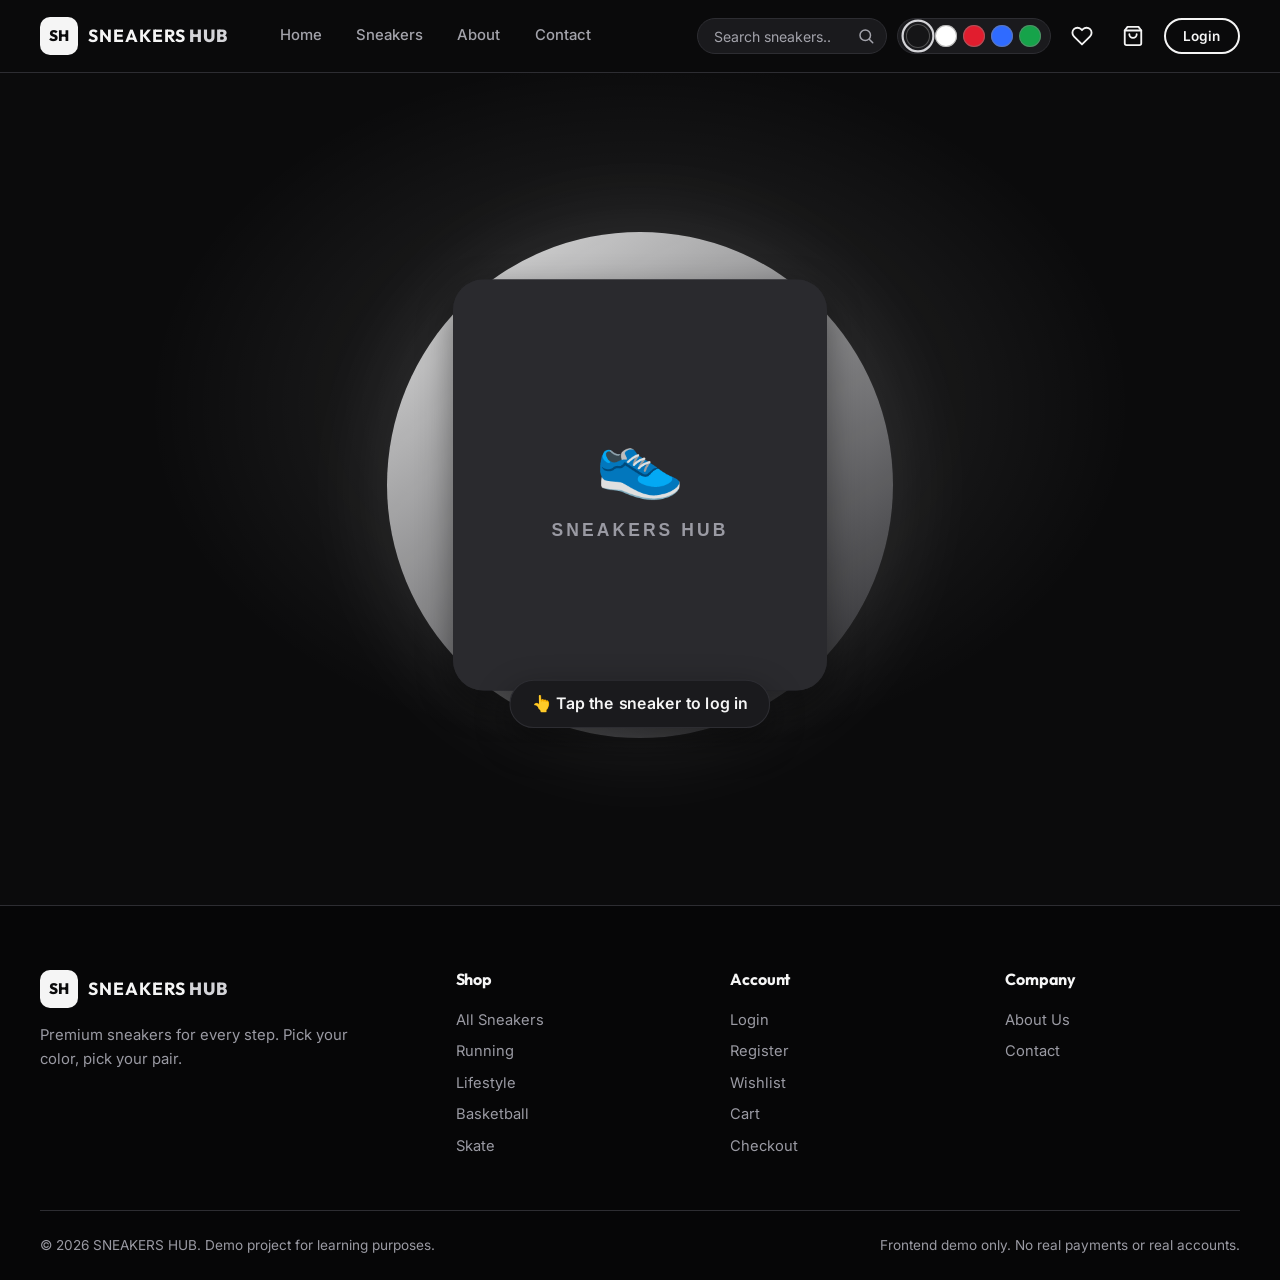
<file: cart.html>
<!DOCTYPE html>
<html lang="en" data-theme="black">
<head>
  <meta charset="UTF-8">
  <meta name="viewport" content="width=device-width, initial-scale=1.0">
  <meta name="description" content="Review the sneakers in your SNEAKERS HUB shopping cart.">
  <title>Shopping Cart | SNEAKERS HUB</title>

  <!-- Emoji favicon (no image file needed) -->
  <link rel="icon" href="data:image/svg+xml,<svg xmlns=%22http://www.w3.org/2000/svg%22 viewBox=%220 0 100 100%22><text y=%22.9em%22 font-size=%2290%22>👟</text></svg>">

  <!-- Google Fonts -->
  <link rel="preconnect" href="https://fonts.googleapis.com">
  <link rel="preconnect" href="https://fonts.gstatic.com" crossorigin>
  <link href="https://fonts.googleapis.com/css2?family=Inter:wght@400;500;600&family=Outfit:wght@600;700;800&display=swap" rel="stylesheet">

  <!-- Apply the saved theme immediately to avoid a color flash on page load -->
  <script>
    (function () {
      try {
        var savedTheme = localStorage.getItem('sneakershub_theme');
        if (savedTheme) {
          document.documentElement.setAttribute('data-theme', savedTheme);
        }
      } catch (error) { /* localStorage not available */ }
    })();
  </script>

  <link rel="stylesheet" href="css/style.css">
</head>

<!-- data-protected: visitors who are not logged in are sent to login.html (auth.js) -->
<body data-protected>

  <a class="skip-link" href="#mainContent">Skip to main content</a>

  <!-- ============ HEADER ============ -->
  <header class="site-header" id="siteHeader">
    <div class="container header-inner">

      <a href="index.html" class="logo" aria-label="SNEAKERS HUB home">
        <span class="logo-mark">SH</span>
        <span class="logo-text">SNEAKERS<strong>HUB</strong></span>
      </a>

      <nav class="main-nav" id="mainNav" aria-label="Main navigation">
        <a href="index.html" class="nav-link">Home</a>
        <a href="products.html" class="nav-link">Sneakers</a>
        <a href="about.html" class="nav-link">About</a>
        <a href="contact.html" class="nav-link">Contact</a>
      </nav>

      <div class="header-actions">

        <form class="header-search" id="headerSearchForm" role="search">
          <input type="search" id="headerSearchInput" placeholder="Search sneakers..." aria-label="Search sneakers" autocomplete="off">
          <button type="submit" aria-label="Search">
            <svg width="18" height="18" viewBox="0 0 24 24" fill="none" stroke="currentColor" stroke-width="2" stroke-linecap="round" stroke-linejoin="round" aria-hidden="true"><circle cx="11" cy="11" r="7"></circle><line x1="21" y1="21" x2="16.65" y2="16.65"></line></svg>
          </button>
        </form>

        <!-- Color theme picker (theme.js makes these buttons work) -->
        <div class="theme-picker" id="themePicker" role="group" aria-label="Choose website color theme">
          <button type="button" class="theme-swatch" data-theme-option="black" aria-label="Black theme" title="Black"></button>
          <button type="button" class="theme-swatch" data-theme-option="white" aria-label="White theme" title="White"></button>
          <button type="button" class="theme-swatch" data-theme-option="red" aria-label="Red theme" title="Red"></button>
          <button type="button" class="theme-swatch" data-theme-option="blue" aria-label="Blue theme" title="Blue"></button>
          <button type="button" class="theme-swatch" data-theme-option="green" aria-label="Green theme" title="Green"></button>
        </div>

        <a href="wishlist.html" class="icon-btn" aria-label="Wishlist">
          <svg width="22" height="22" viewBox="0 0 24 24" fill="none" stroke="currentColor" stroke-width="2" stroke-linecap="round" stroke-linejoin="round" aria-hidden="true"><path d="M20.84 4.61a5.5 5.5 0 0 0-7.78 0L12 5.67l-1.06-1.06a5.5 5.5 0 0 0-7.78 7.78l1.06 1.06L12 21.23l7.78-7.78 1.06-1.06a5.5 5.5 0 0 0 0-7.78z"></path></svg>
          <span class="badge" id="wishlistCount">0</span>
        </a>

        <a href="cart.html" class="icon-btn" aria-label="Shopping cart">
          <svg width="22" height="22" viewBox="0 0 24 24" fill="none" stroke="currentColor" stroke-width="2" stroke-linecap="round" stroke-linejoin="round" aria-hidden="true"><path d="M6 2 3 6v14a2 2 0 0 0 2 2h14a2 2 0 0 0 2-2V6l-3-4z"></path><line x1="3" y1="6" x2="21" y2="6"></line><path d="M16 10a4 4 0 0 1-8 0"></path></svg>
          <span class="badge" id="cartCount">0</span>
        </a>

        <a href="login.html" class="btn btn-small btn-outline" id="authLink">Login</a>

        <button type="button" class="menu-toggle" id="menuToggle" aria-label="Open menu" aria-expanded="false" aria-controls="mainNav">
          <span></span><span></span><span></span>
        </button>
      </div>
    </div>
  </header>

  <main id="mainContent">

    <!-- ============ PAGE TITLE ============ -->
    <section class="page-header">
      <div class="container">
        <nav class="breadcrumb" aria-label="Breadcrumb">
          <a href="index.html">Home</a>
          <span aria-hidden="true">/</span>
          <span>Cart</span>
        </nav>
        <h1>Shopping Cart</h1>
        <p id="cartSubtitle">Review your sneakers before checking out.</p>
      </div>
    </section>

    <!-- ============ CART (cart.js fills the items and the summary) ============ -->
    <div class="container cart-layout" id="cartLayout">

      <!-- ---- Items ---- -->
      <div class="cart-items-column">
        <div class="section-head-row" style="margin-bottom: 1rem;">
          <h2 style="font-size: 1.3rem;" id="cartItemsTitle">Your items</h2>
          <button type="button" class="btn btn-danger btn-small" id="clearCartBtn">Clear cart</button>
        </div>

        <div id="cartItems">
          <noscript>Please enable JavaScript to see your cart.</noscript>
        </div>
      </div>

      <!-- ---- Order summary ---- -->
      <aside class="order-summary" aria-label="Order summary">
        <h2>Order Summary</h2>

        <div class="summary-row">
          <span>Items</span>
          <span id="summaryItems">0</span>
        </div>
        <div class="summary-row">
          <span>Subtotal</span>
          <span id="summarySubtotal">$0.00</span>
        </div>
        <div class="summary-row">
          <span>Shipping</span>
          <span id="summaryShipping">$0.00</span>
        </div>
        <div class="summary-row summary-total">
          <span>Total</span>
          <span id="summaryTotal">$0.00</span>
        </div>

        <p class="rating-count" id="shippingNote" style="margin-top: 0.8rem;"></p>

        <a href="checkout.html" class="btn btn-primary btn-block" id="checkoutBtn">Proceed to Checkout</a>
        <a href="products.html" class="btn btn-outline btn-block">Continue Shopping</a>
      </aside>
    </div>

    <!-- ---- Shown instead of the cart when it is empty ---- -->
    <div class="container" id="emptyCart" hidden>
      <div class="empty-state" style="margin: 4rem 0;">
        <h3>Your cart is empty</h3>
        <p>Looks like you have not added any sneakers yet.</p>
        <a class="btn btn-primary" href="products.html">Start shopping</a>
      </div>
    </div>

  </main>

  <!-- ============ FOOTER ============ -->
  <footer class="site-footer">
    <div class="container footer-grid">
      <div class="footer-brand">
        <a href="index.html" class="logo" aria-label="SNEAKERS HUB home">
          <span class="logo-mark">SH</span>
          <span class="logo-text">SNEAKERS<strong>HUB</strong></span>
        </a>
        <p>Premium sneakers for every step. Pick your color, pick your pair.</p>
      </div>

      <div class="footer-col">
        <h4>Shop</h4>
        <a href="products.html">All Sneakers</a>
        <a href="products.html?category=running">Running</a>
        <a href="products.html?category=lifestyle">Lifestyle</a>
        <a href="products.html?category=basketball">Basketball</a>
        <a href="products.html?category=skate">Skate</a>
      </div>

      <div class="footer-col">
        <h4>Account</h4>
        <a href="login.html">Login</a>
        <a href="register.html">Register</a>
        <a href="wishlist.html">Wishlist</a>
        <a href="cart.html">Cart</a>
        <a href="checkout.html">Checkout</a>
      </div>

      <div class="footer-col">
        <h4>Company</h4>
        <a href="about.html">About Us</a>
        <a href="contact.html">Contact</a>
      </div>
    </div>

    <div class="container footer-bottom">
      <p>&copy; <span id="currentYear">2026</span> SNEAKERS HUB. Demo project for learning purposes.</p>
      <p>Frontend demo only. No real payments or real accounts.</p>
    </div>
  </footer>

  <!-- Toast messages appear here (ui.js) -->
  <div class="toast-container" id="toastContainer" aria-live="polite"></div>

  <!-- Scripts: the ORDER matters. Each file uses the ones above it. -->
  <script src="js/data.js"></script>
  <script src="js/theme.js"></script>
  <script src="js/store.js"></script>
  <script src="js/auth.js"></script>
  <script src="js/ui.js"></script>
  <script src="js/cart.js"></script>
</body>
</html>
</file>
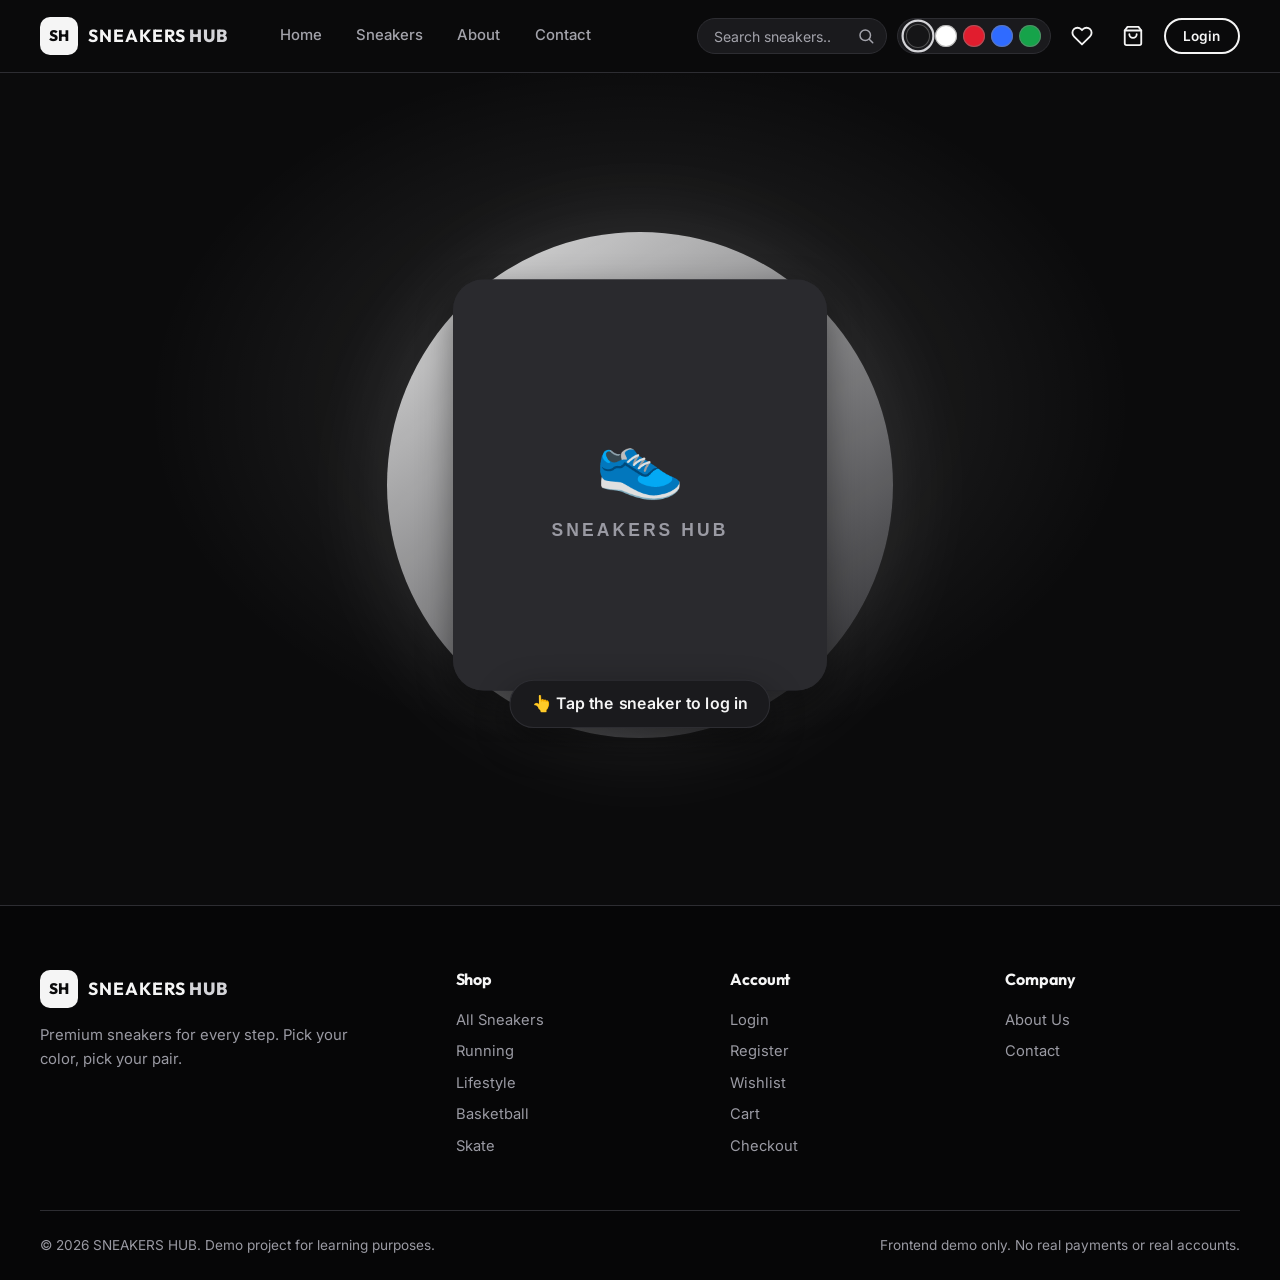
<file: checkout.html>
<!DOCTYPE html>
<html lang="en" data-theme="black">
<head>
  <meta charset="UTF-8">
  <meta name="viewport" content="width=device-width, initial-scale=1.0">
  <meta name="description" content="Checkout demonstration for SNEAKERS HUB. No real payment is taken.">
  <title>Checkout | SNEAKERS HUB</title>

  <!-- Emoji favicon (no image file needed) -->
  <link rel="icon" href="data:image/svg+xml,<svg xmlns=%22http://www.w3.org/2000/svg%22 viewBox=%220 0 100 100%22><text y=%22.9em%22 font-size=%2290%22>👟</text></svg>">

  <!-- Google Fonts -->
  <link rel="preconnect" href="https://fonts.googleapis.com">
  <link rel="preconnect" href="https://fonts.gstatic.com" crossorigin>
  <link href="https://fonts.googleapis.com/css2?family=Inter:wght@400;500;600&family=Outfit:wght@600;700;800&display=swap" rel="stylesheet">

  <!-- Apply the saved theme immediately to avoid a color flash on page load -->
  <script>
    (function () {
      try {
        var savedTheme = localStorage.getItem('sneakershub_theme');
        if (savedTheme) {
          document.documentElement.setAttribute('data-theme', savedTheme);
        }
      } catch (error) { /* localStorage not available */ }
    })();
  </script>

  <link rel="stylesheet" href="css/style.css">
</head>

<!-- data-protected: visitors who are not logged in are sent to login.html (auth.js) -->
<body data-protected>

  <a class="skip-link" href="#mainContent">Skip to main content</a>

  <!-- ============ HEADER ============ -->
  <header class="site-header" id="siteHeader">
    <div class="container header-inner">

      <a href="index.html" class="logo" aria-label="SNEAKERS HUB home">
        <span class="logo-mark">SH</span>
        <span class="logo-text">SNEAKERS<strong>HUB</strong></span>
      </a>

      <nav class="main-nav" id="mainNav" aria-label="Main navigation">
        <a href="index.html" class="nav-link">Home</a>
        <a href="products.html" class="nav-link">Sneakers</a>
        <a href="about.html" class="nav-link">About</a>
        <a href="contact.html" class="nav-link">Contact</a>
      </nav>

      <div class="header-actions">

        <form class="header-search" id="headerSearchForm" role="search">
          <input type="search" id="headerSearchInput" placeholder="Search sneakers..." aria-label="Search sneakers" autocomplete="off">
          <button type="submit" aria-label="Search">
            <svg width="18" height="18" viewBox="0 0 24 24" fill="none" stroke="currentColor" stroke-width="2" stroke-linecap="round" stroke-linejoin="round" aria-hidden="true"><circle cx="11" cy="11" r="7"></circle><line x1="21" y1="21" x2="16.65" y2="16.65"></line></svg>
          </button>
        </form>

        <!-- Color theme picker (theme.js makes these buttons work) -->
        <div class="theme-picker" id="themePicker" role="group" aria-label="Choose website color theme">
          <button type="button" class="theme-swatch" data-theme-option="black" aria-label="Black theme" title="Black"></button>
          <button type="button" class="theme-swatch" data-theme-option="white" aria-label="White theme" title="White"></button>
          <button type="button" class="theme-swatch" data-theme-option="red" aria-label="Red theme" title="Red"></button>
          <button type="button" class="theme-swatch" data-theme-option="blue" aria-label="Blue theme" title="Blue"></button>
          <button type="button" class="theme-swatch" data-theme-option="green" aria-label="Green theme" title="Green"></button>
        </div>

        <a href="wishlist.html" class="icon-btn" aria-label="Wishlist">
          <svg width="22" height="22" viewBox="0 0 24 24" fill="none" stroke="currentColor" stroke-width="2" stroke-linecap="round" stroke-linejoin="round" aria-hidden="true"><path d="M20.84 4.61a5.5 5.5 0 0 0-7.78 0L12 5.67l-1.06-1.06a5.5 5.5 0 0 0-7.78 7.78l1.06 1.06L12 21.23l7.78-7.78 1.06-1.06a5.5 5.5 0 0 0 0-7.78z"></path></svg>
          <span class="badge" id="wishlistCount">0</span>
        </a>

        <a href="cart.html" class="icon-btn" aria-label="Shopping cart">
          <svg width="22" height="22" viewBox="0 0 24 24" fill="none" stroke="currentColor" stroke-width="2" stroke-linecap="round" stroke-linejoin="round" aria-hidden="true"><path d="M6 2 3 6v14a2 2 0 0 0 2 2h14a2 2 0 0 0 2-2V6l-3-4z"></path><line x1="3" y1="6" x2="21" y2="6"></line><path d="M16 10a4 4 0 0 1-8 0"></path></svg>
          <span class="badge" id="cartCount">0</span>
        </a>

        <a href="login.html" class="btn btn-small btn-outline" id="authLink">Login</a>

        <button type="button" class="menu-toggle" id="menuToggle" aria-label="Open menu" aria-expanded="false" aria-controls="mainNav">
          <span></span><span></span><span></span>
        </button>
      </div>
    </div>
  </header>

  <main id="mainContent">

    <!-- ============ PAGE TITLE ============ -->
    <section class="page-header" id="checkoutHeader">
      <div class="container">
        <nav class="breadcrumb" aria-label="Breadcrumb">
          <a href="index.html">Home</a>
          <span aria-hidden="true">/</span>
          <a href="cart.html">Cart</a>
          <span aria-hidden="true">/</span>
          <span>Checkout</span>
        </nav>
        <h1>Checkout</h1>
        <p>Demonstration only. No real payment is taken and no card details are collected.</p>
      </div>
    </section>

    <!-- ============ CHECKOUT FORM + SUMMARY ============ -->
    <div class="container checkout-layout" id="checkoutLayout">

      <!-- ---- Shipping and payment ---- -->
      <div class="form-card">
        <div class="alert alert-error" id="checkoutAlert" role="alert" hidden></div>

        <form id="checkoutForm" novalidate>

          <h2>Shipping details</h2>

          <div class="form-row">
            <div class="form-group">
              <label for="coFullName">Full name</label>
              <input type="text" id="coFullName" name="fullName" placeholder="Your full name" autocomplete="name" required>
              <span class="form-error" id="coFullNameError"></span>
            </div>
            <div class="form-group">
              <label for="coEmail">Email</label>
              <input type="email" id="coEmail" name="email" placeholder="you@example.com" autocomplete="email" required>
              <span class="form-error" id="coEmailError"></span>
            </div>
          </div>

          <div class="form-group">
            <label for="coPhone">Phone number</label>
            <input type="tel" id="coPhone" name="phone" placeholder="e.g. 0100 000 0000" autocomplete="tel" required>
            <span class="form-error" id="coPhoneError"></span>
          </div>

          <div class="form-group">
            <label for="coAddress">Street address</label>
            <input type="text" id="coAddress" name="address" placeholder="Street, building, apartment" autocomplete="street-address" required>
            <span class="form-error" id="coAddressError"></span>
          </div>

          <div class="form-row">
            <div class="form-group">
              <label for="coCity">City</label>
              <input type="text" id="coCity" name="city" placeholder="City" autocomplete="address-level2" required>
              <span class="form-error" id="coCityError"></span>
            </div>
            <div class="form-group">
              <label for="coPostal">Postal code (optional)</label>
              <input type="text" id="coPostal" name="postal" placeholder="Postal code" autocomplete="postal-code">
              <span class="form-error" id="coPostalError"></span>
            </div>
          </div>

          <div class="form-group">
            <label for="coCountry">Country</label>
            <select id="coCountry" name="country" autocomplete="country-name" required>
              <option value="">Select a country</option>
              <option value="Egypt">Egypt</option>
              <option value="Saudi Arabia">Saudi Arabia</option>
              <option value="United Arab Emirates">United Arab Emirates</option>
              <option value="Kuwait">Kuwait</option>
              <option value="United Kingdom">United Kingdom</option>
              <option value="United States">United States</option>
              <option value="Other">Other</option>
            </select>
            <span class="form-error" id="coCountryError"></span>
          </div>

          <div class="form-group">
            <label for="coNotes">Order notes (optional)</label>
            <textarea id="coNotes" name="notes" placeholder="Anything we should know about your delivery?" style="min-height: 90px;"></textarea>
          </div>

          <h2 style="margin-top: 1.8rem;">Payment method (demo)</h2>

          <div class="form-group">
            <label style="display: flex; align-items: flex-start; gap: 0.7rem; padding: 0.9rem 1rem; border: 1.5px solid var(--border); border-radius: var(--radius-sm); cursor: pointer; font-weight: 500;">
              <input type="radio" name="payment" value="cod" checked style="margin-top: 0.25rem;">
              <span>Cash on delivery<br><small class="rating-count">Pay when your order arrives. (Demo)</small></span>
            </label>
            <label style="display: flex; align-items: flex-start; gap: 0.7rem; padding: 0.9rem 1rem; border: 1.5px solid var(--border); border-radius: var(--radius-sm); cursor: pointer; font-weight: 500;">
              <input type="radio" name="payment" value="online-demo" style="margin-top: 0.25rem;">
              <span>Online payment (demo)<br><small class="rating-count">No card details are collected. A real shop needs a payment provider and a backend.</small></span>
            </label>
          </div>

          <div class="auth-note">
            <strong>Important:</strong> this is a frontend demonstration. Nothing is charged, nothing is shipped,
            and your order is saved only inside this browser.
          </div>
        </form>
      </div>

      <!-- ---- Order summary (checkout.js fills the items and totals) ---- -->
      <aside class="order-summary" aria-label="Order summary">
        <h2>Your order</h2>

        <div id="orderItems"></div>

        <div class="summary-row">
          <span>Subtotal</span>
          <span id="checkoutSubtotal">$0.00</span>
        </div>
        <div class="summary-row">
          <span>Shipping</span>
          <span id="checkoutShipping">$0.00</span>
        </div>
        <div class="summary-row summary-total">
          <span>Total</span>
          <span id="checkoutTotal">$0.00</span>
        </div>

        <!-- This button belongs to the form on the left (form="checkoutForm") -->
        <button type="submit" form="checkoutForm" class="btn btn-primary btn-block" id="placeOrderBtn">Place Order (Demo)</button>
        <a href="cart.html" class="btn btn-outline btn-block">Back to Cart</a>
      </aside>
    </div>

    <!-- ---- Shown instead of the checkout when the cart is empty ---- -->
    <div class="container" id="emptyCheckout" hidden>
      <div class="empty-state" style="margin: 4rem 0;">
        <h3>Your cart is empty</h3>
        <p>Add some sneakers to your cart before checking out.</p>
        <a class="btn btn-primary" href="products.html">Browse sneakers</a>
      </div>
    </div>

    <!-- ---- Shown after a successful (demo) order ---- -->
    <div class="container" id="orderSuccess" hidden>
      <div class="success-box">
        <span class="success-icon" aria-hidden="true">✅</span>
        <h2>Thank you for your order!</h2>
        <p>
          Your demo order <strong id="orderNumber"></strong> has been placed.<br>
          Total: <strong id="orderTotalText"></strong>.<br>
          <span id="orderShipText"></span>
        </p>
        <p class="rating-count">This was a demonstration: nothing was charged or shipped.</p>
        <a class="btn btn-primary" href="products.html">Continue shopping</a>
      </div>
    </div>

  </main>

  <!-- ============ FOOTER ============ -->
  <footer class="site-footer">
    <div class="container footer-grid">
      <div class="footer-brand">
        <a href="index.html" class="logo" aria-label="SNEAKERS HUB home">
          <span class="logo-mark">SH</span>
          <span class="logo-text">SNEAKERS<strong>HUB</strong></span>
        </a>
        <p>Premium sneakers for every step. Pick your color, pick your pair.</p>
      </div>

      <div class="footer-col">
        <h4>Shop</h4>
        <a href="products.html">All Sneakers</a>
        <a href="products.html?category=running">Running</a>
        <a href="products.html?category=lifestyle">Lifestyle</a>
        <a href="products.html?category=basketball">Basketball</a>
        <a href="products.html?category=skate">Skate</a>
      </div>

      <div class="footer-col">
        <h4>Account</h4>
        <a href="login.html">Login</a>
        <a href="register.html">Register</a>
        <a href="wishlist.html">Wishlist</a>
        <a href="cart.html">Cart</a>
        <a href="checkout.html">Checkout</a>
      </div>

      <div class="footer-col">
        <h4>Company</h4>
        <a href="about.html">About Us</a>
        <a href="contact.html">Contact</a>
      </div>
    </div>

    <div class="container footer-bottom">
      <p>&copy; <span id="currentYear">2026</span> SNEAKERS HUB. Demo project for learning purposes.</p>
      <p>Frontend demo only. No real payments or real accounts.</p>
    </div>
  </footer>

  <!-- Toast messages appear here (ui.js) -->
  <div class="toast-container" id="toastContainer" aria-live="polite"></div>

  <!-- Scripts: the ORDER matters. Each file uses the ones above it. -->
  <script src="js/data.js"></script>
  <script src="js/theme.js"></script>
  <script src="js/store.js"></script>
  <script src="js/auth.js"></script>
  <script src="js/ui.js"></script>
  <script src="js/checkout.js"></script>
</body>
</html>
</file>
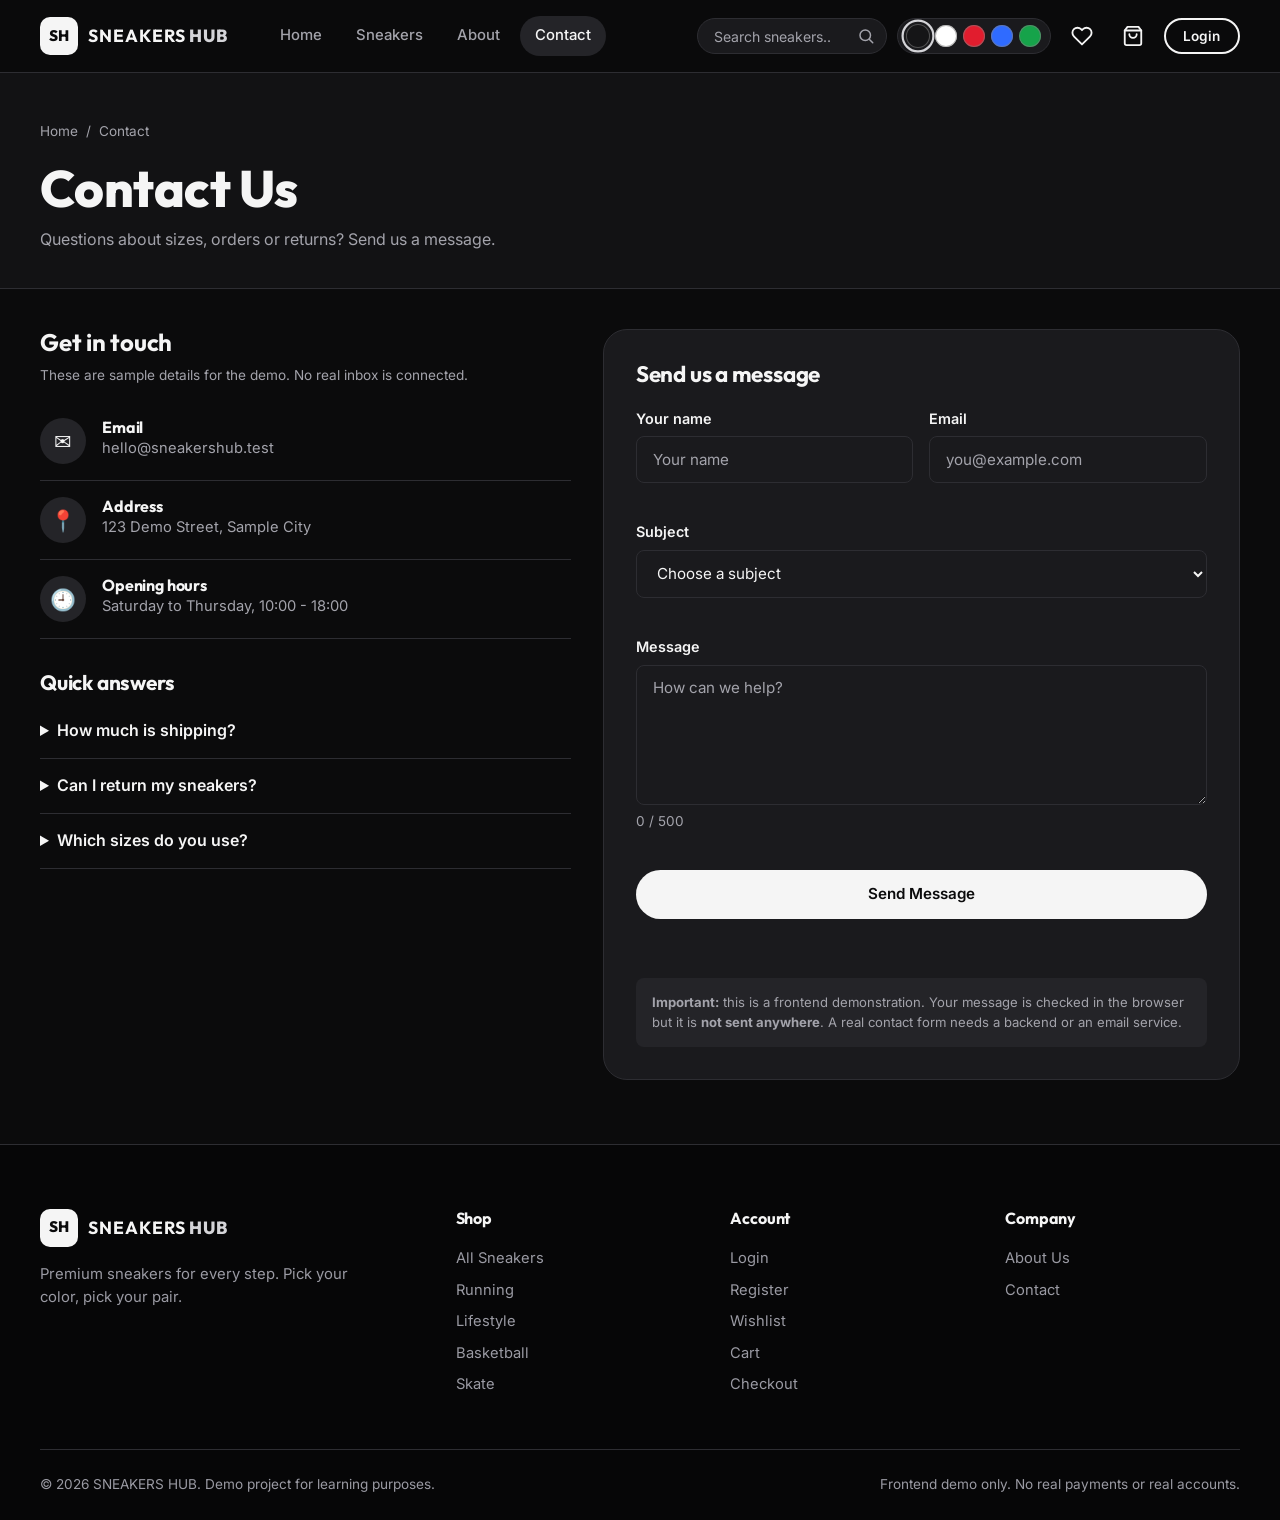
<file: contact.html>
<!DOCTYPE html>
<html lang="en" data-theme="black">
<head>
  <meta charset="UTF-8">
  <meta name="viewport" content="width=device-width, initial-scale=1.0">
  <meta name="description" content="Contact SNEAKERS HUB. This is a demo contact form.">
  <title>Contact | SNEAKERS HUB</title>

  <!-- Emoji favicon (no image file needed) -->
  <link rel="icon" href="data:image/svg+xml,<svg xmlns=%22http://www.w3.org/2000/svg%22 viewBox=%220 0 100 100%22><text y=%22.9em%22 font-size=%2290%22>👟</text></svg>">

  <!-- Google Fonts -->
  <link rel="preconnect" href="https://fonts.googleapis.com">
  <link rel="preconnect" href="https://fonts.gstatic.com" crossorigin>
  <link href="https://fonts.googleapis.com/css2?family=Inter:wght@400;500;600&family=Outfit:wght@600;700;800&display=swap" rel="stylesheet">

  <!-- Apply the saved theme immediately to avoid a color flash on page load -->
  <script>
    (function () {
      try {
        var savedTheme = localStorage.getItem('sneakershub_theme');
        if (savedTheme) {
          document.documentElement.setAttribute('data-theme', savedTheme);
        }
      } catch (error) { /* localStorage not available */ }
    })();
  </script>

  <link rel="stylesheet" href="css/style.css">
</head>
<body>

  <a class="skip-link" href="#mainContent">Skip to main content</a>

  <!-- ============ HEADER ============ -->
  <header class="site-header" id="siteHeader">
    <div class="container header-inner">

      <a href="index.html" class="logo" aria-label="SNEAKERS HUB home">
        <span class="logo-mark">SH</span>
        <span class="logo-text">SNEAKERS<strong>HUB</strong></span>
      </a>

      <nav class="main-nav" id="mainNav" aria-label="Main navigation">
        <a href="index.html" class="nav-link">Home</a>
        <a href="products.html" class="nav-link">Sneakers</a>
        <a href="about.html" class="nav-link">About</a>
        <a href="contact.html" class="nav-link">Contact</a>
      </nav>

      <div class="header-actions">

        <form class="header-search" id="headerSearchForm" role="search">
          <input type="search" id="headerSearchInput" placeholder="Search sneakers..." aria-label="Search sneakers" autocomplete="off">
          <button type="submit" aria-label="Search">
            <svg width="18" height="18" viewBox="0 0 24 24" fill="none" stroke="currentColor" stroke-width="2" stroke-linecap="round" stroke-linejoin="round" aria-hidden="true"><circle cx="11" cy="11" r="7"></circle><line x1="21" y1="21" x2="16.65" y2="16.65"></line></svg>
          </button>
        </form>

        <!-- Color theme picker (theme.js makes these buttons work) -->
        <div class="theme-picker" id="themePicker" role="group" aria-label="Choose website color theme">
          <button type="button" class="theme-swatch" data-theme-option="black" aria-label="Black theme" title="Black"></button>
          <button type="button" class="theme-swatch" data-theme-option="white" aria-label="White theme" title="White"></button>
          <button type="button" class="theme-swatch" data-theme-option="red" aria-label="Red theme" title="Red"></button>
          <button type="button" class="theme-swatch" data-theme-option="blue" aria-label="Blue theme" title="Blue"></button>
          <button type="button" class="theme-swatch" data-theme-option="green" aria-label="Green theme" title="Green"></button>
        </div>

        <a href="wishlist.html" class="icon-btn" aria-label="Wishlist">
          <svg width="22" height="22" viewBox="0 0 24 24" fill="none" stroke="currentColor" stroke-width="2" stroke-linecap="round" stroke-linejoin="round" aria-hidden="true"><path d="M20.84 4.61a5.5 5.5 0 0 0-7.78 0L12 5.67l-1.06-1.06a5.5 5.5 0 0 0-7.78 7.78l1.06 1.06L12 21.23l7.78-7.78 1.06-1.06a5.5 5.5 0 0 0 0-7.78z"></path></svg>
          <span class="badge" id="wishlistCount">0</span>
        </a>

        <a href="cart.html" class="icon-btn" aria-label="Shopping cart">
          <svg width="22" height="22" viewBox="0 0 24 24" fill="none" stroke="currentColor" stroke-width="2" stroke-linecap="round" stroke-linejoin="round" aria-hidden="true"><path d="M6 2 3 6v14a2 2 0 0 0 2 2h14a2 2 0 0 0 2-2V6l-3-4z"></path><line x1="3" y1="6" x2="21" y2="6"></line><path d="M16 10a4 4 0 0 1-8 0"></path></svg>
          <span class="badge" id="cartCount">0</span>
        </a>

        <a href="login.html" class="btn btn-small btn-outline" id="authLink">Login</a>

        <button type="button" class="menu-toggle" id="menuToggle" aria-label="Open menu" aria-expanded="false" aria-controls="mainNav">
          <span></span><span></span><span></span>
        </button>
      </div>
    </div>
  </header>

  <main id="mainContent">

    <!-- ============ PAGE TITLE ============ -->
    <section class="page-header">
      <div class="container">
        <nav class="breadcrumb" aria-label="Breadcrumb">
          <a href="index.html">Home</a>
          <span aria-hidden="true">/</span>
          <span>Contact</span>
        </nav>
        <h1>Contact Us</h1>
        <p>Questions about sizes, orders or returns? Send us a message.</p>
      </div>
    </section>

    <!-- ============ CONTACT: INFO + FORM ============ -->
    <div class="container contact-layout">

      <!-- ---- Contact information (sample details only) ---- -->
      <div>
        <h2 style="margin-bottom: 0.5rem;">Get in touch</h2>
        <p class="rating-count" style="margin-bottom: 1rem;">
          These are sample details for the demo. No real inbox is connected.
        </p>

        <div class="info-item">
          <span class="info-icon" aria-hidden="true">✉️</span>
          <div>
            <h3>Email</h3>
            <p>hello@sneakershub.test</p>
          </div>
        </div>

        <div class="info-item">
          <span class="info-icon" aria-hidden="true">📍</span>
          <div>
            <h3>Address</h3>
            <p>123 Demo Street, Sample City</p>
          </div>
        </div>

        <div class="info-item">
          <span class="info-icon" aria-hidden="true">🕘</span>
          <div>
            <h3>Opening hours</h3>
            <p>Saturday to Thursday, 10:00 - 18:00</p>
          </div>
        </div>

        <!-- Frequently asked questions (no JavaScript needed) -->
        <h2 style="margin: 2rem 0 0.5rem; font-size: 1.3rem;">Quick answers</h2>

        <details style="padding: 0.9rem 0; border-bottom: 1px solid var(--border);">
          <summary style="cursor: pointer; font-weight: 600;">How much is shipping?</summary>
          <p class="rating-count" style="margin-top: 0.5rem;">Shipping is free on orders over $100. Otherwise it is $9.99.</p>
        </details>
        <details style="padding: 0.9rem 0; border-bottom: 1px solid var(--border);">
          <summary style="cursor: pointer; font-weight: 600;">Can I return my sneakers?</summary>
          <p class="rating-count" style="margin-top: 0.5rem;">Yes. Our demo policy allows returns within 30 days.</p>
        </details>
        <details style="padding: 0.9rem 0; border-bottom: 1px solid var(--border);">
          <summary style="cursor: pointer; font-weight: 600;">Which sizes do you use?</summary>
          <p class="rating-count" style="margin-top: 0.5rem;">All sizes are EU sizes, from 38 to 46.</p>
        </details>
      </div>

      <!-- ---- Message form ---- -->
      <div class="form-card">
        <h2>Send us a message</h2>

        <div class="alert alert-error" id="contactAlert" role="alert" hidden></div>

        <form id="contactForm" novalidate>

          <div class="form-row">
            <div class="form-group">
              <label for="cnName">Your name</label>
              <input type="text" id="cnName" name="name" placeholder="Your name" autocomplete="name" required>
              <span class="form-error" id="cnNameError"></span>
            </div>
            <div class="form-group">
              <label for="cnEmail">Email</label>
              <input type="email" id="cnEmail" name="email" placeholder="you@example.com" autocomplete="email" required>
              <span class="form-error" id="cnEmailError"></span>
            </div>
          </div>

          <div class="form-group">
            <label for="cnSubject">Subject</label>
            <select id="cnSubject" name="subject" required>
              <option value="">Choose a subject</option>
              <option value="Order question">Order question</option>
              <option value="Product question">Product question</option>
              <option value="Returns and exchanges">Returns and exchanges</option>
              <option value="Something else">Something else</option>
            </select>
            <span class="form-error" id="cnSubjectError"></span>
          </div>

          <div class="form-group">
            <label for="cnMessage">Message</label>
            <textarea id="cnMessage" name="message" placeholder="How can we help?" maxlength="500" required></textarea>
            <span class="rating-count" id="messageCount">0 / 500</span>
            <span class="form-error" id="cnMessageError"></span>
          </div>

          <button type="submit" class="btn btn-primary btn-block" id="contactButton">Send Message</button>
        </form>

        <p class="form-message" id="contactResult" role="status"></p>

        <div class="auth-note">
          <strong>Important:</strong> this is a frontend demonstration. Your message is checked in the browser
          but it is <strong>not sent anywhere</strong>. A real contact form needs a backend or an email service.
        </div>
      </div>
    </div>

  </main>

  <!-- ============ FOOTER ============ -->
  <footer class="site-footer">
    <div class="container footer-grid">
      <div class="footer-brand">
        <a href="index.html" class="logo" aria-label="SNEAKERS HUB home">
          <span class="logo-mark">SH</span>
          <span class="logo-text">SNEAKERS<strong>HUB</strong></span>
        </a>
        <p>Premium sneakers for every step. Pick your color, pick your pair.</p>
      </div>

      <div class="footer-col">
        <h4>Shop</h4>
        <a href="products.html">All Sneakers</a>
        <a href="products.html?category=running">Running</a>
        <a href="products.html?category=lifestyle">Lifestyle</a>
        <a href="products.html?category=basketball">Basketball</a>
        <a href="products.html?category=skate">Skate</a>
      </div>

      <div class="footer-col">
        <h4>Account</h4>
        <a href="login.html">Login</a>
        <a href="register.html">Register</a>
        <a href="wishlist.html">Wishlist</a>
        <a href="cart.html">Cart</a>
        <a href="checkout.html">Checkout</a>
      </div>

      <div class="footer-col">
        <h4>Company</h4>
        <a href="about.html">About Us</a>
        <a href="contact.html">Contact</a>
      </div>
    </div>

    <div class="container footer-bottom">
      <p>&copy; <span id="currentYear">2026</span> SNEAKERS HUB. Demo project for learning purposes.</p>
      <p>Frontend demo only. No real payments or real accounts.</p>
    </div>
  </footer>

  <!-- Toast messages appear here (ui.js) -->
  <div class="toast-container" id="toastContainer" aria-live="polite"></div>

  <!-- Scripts: the ORDER matters. Each file uses the ones above it. -->
  <script src="js/data.js"></script>
  <script src="js/theme.js"></script>
  <script src="js/store.js"></script>
  <script src="js/auth.js"></script>
  <script src="js/ui.js"></script>
  <script src="js/contact.js"></script>
</body>
</html>
</file>
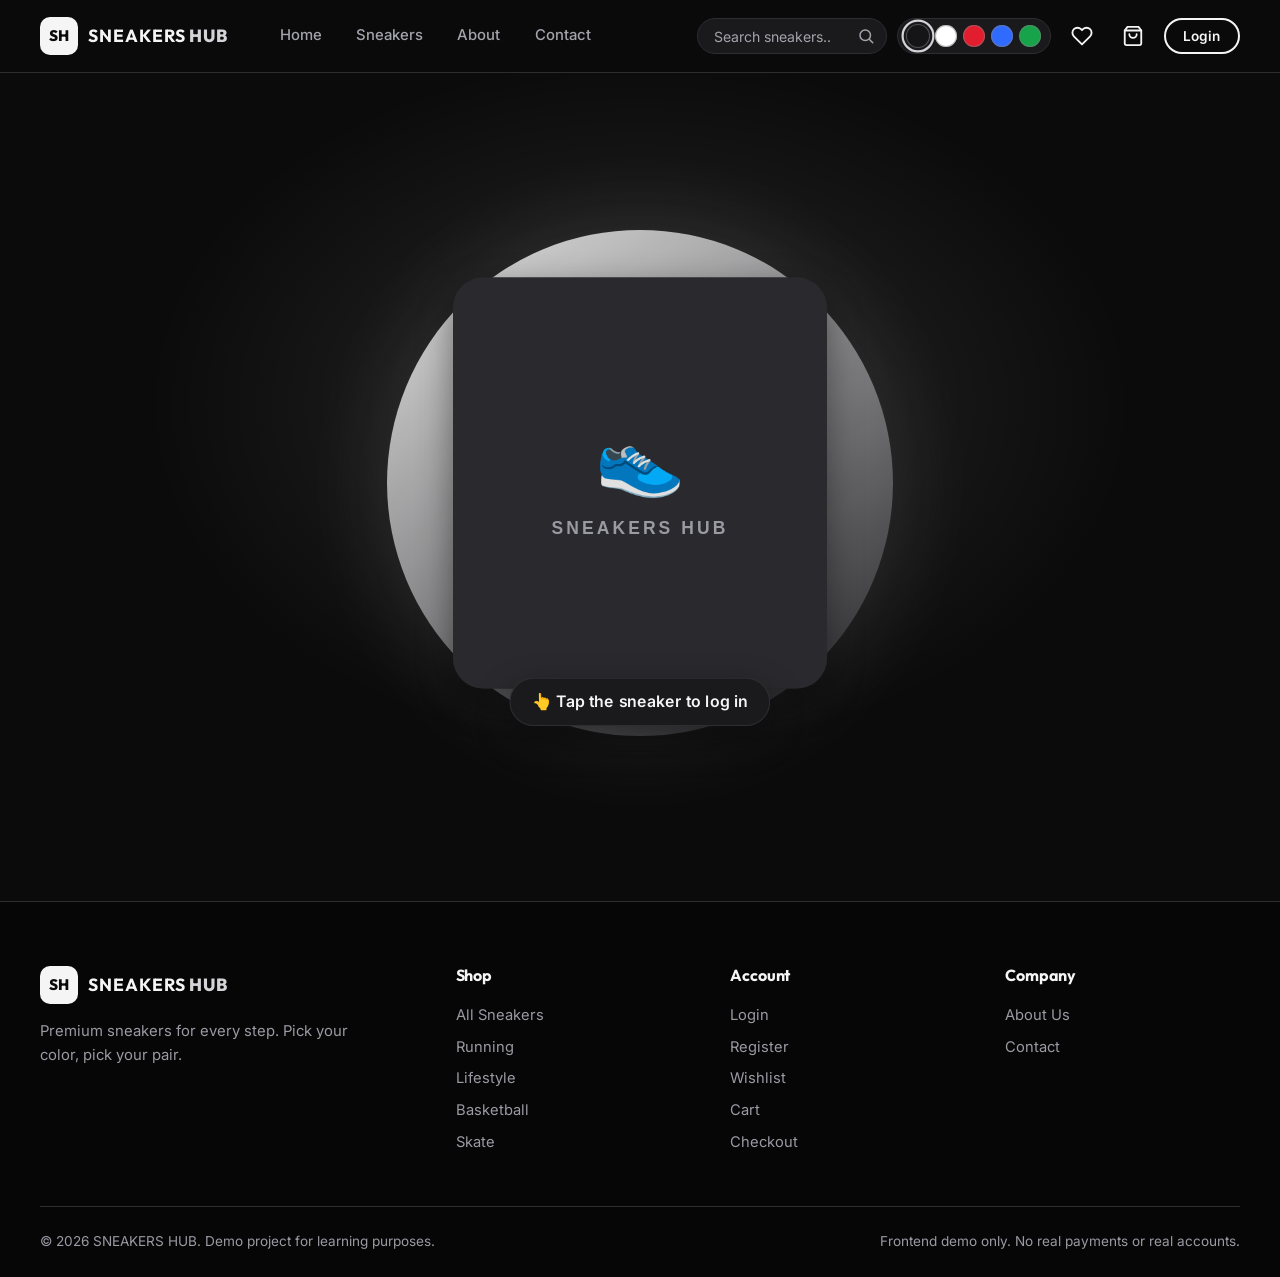
<file: login.html>
<!DOCTYPE html>
<html lang="en" data-theme="black">
<head>
  <meta charset="UTF-8">
  <meta name="viewport" content="width=device-width, initial-scale=1.0">
  <meta name="description" content="Log in to your SNEAKERS HUB account.">
  <title>Login | SNEAKERS HUB</title>

  <!-- Emoji favicon (no image file needed) -->
  <link rel="icon" href="data:image/svg+xml,<svg xmlns=%22http://www.w3.org/2000/svg%22 viewBox=%220 0 100 100%22><text y=%22.9em%22 font-size=%2290%22>👟</text></svg>">

  <!-- Google Fonts -->
  <link rel="preconnect" href="https://fonts.googleapis.com">
  <link rel="preconnect" href="https://fonts.gstatic.com" crossorigin>
  <link href="https://fonts.googleapis.com/css2?family=Inter:wght@400;500;600&family=Outfit:wght@600;700;800&display=swap" rel="stylesheet">

  <!-- Apply the saved theme immediately to avoid a color flash on page load -->
  <script>
    (function () {
      try {
        var savedTheme = localStorage.getItem('sneakershub_theme');
        if (savedTheme) {
          document.documentElement.setAttribute('data-theme', savedTheme);
        }
      } catch (error) { /* localStorage not available */ }
    })();
  </script>

  <link rel="stylesheet" href="css/style.css">
  <!-- Extra styles for the creative login (loaded AFTER style.css) -->
  <link rel="stylesheet" href="css/login.css">
</head>
<body>

  <a class="skip-link" href="#mainContent">Skip to main content</a>

  <!-- ============ HEADER ============ -->
  <header class="site-header" id="siteHeader">
    <div class="container header-inner">

      <a href="index.html" class="logo" aria-label="SNEAKERS HUB home">
        <span class="logo-mark">SH</span>
        <span class="logo-text">SNEAKERS<strong>HUB</strong></span>
      </a>

      <nav class="main-nav" id="mainNav" aria-label="Main navigation">
        <a href="index.html" class="nav-link">Home</a>
        <a href="products.html" class="nav-link">Sneakers</a>
        <a href="about.html" class="nav-link">About</a>
        <a href="contact.html" class="nav-link">Contact</a>
      </nav>

      <div class="header-actions">

        <form class="header-search" id="headerSearchForm" role="search">
          <input type="search" id="headerSearchInput" placeholder="Search sneakers..." aria-label="Search sneakers" autocomplete="off">
          <button type="submit" aria-label="Search">
            <svg width="18" height="18" viewBox="0 0 24 24" fill="none" stroke="currentColor" stroke-width="2" stroke-linecap="round" stroke-linejoin="round" aria-hidden="true"><circle cx="11" cy="11" r="7"></circle><line x1="21" y1="21" x2="16.65" y2="16.65"></line></svg>
          </button>
        </form>

        <!-- Color theme picker (theme.js makes these buttons work) -->
        <div class="theme-picker" id="themePicker" role="group" aria-label="Choose website color theme">
          <button type="button" class="theme-swatch" data-theme-option="black" aria-label="Black theme" title="Black"></button>
          <button type="button" class="theme-swatch" data-theme-option="white" aria-label="White theme" title="White"></button>
          <button type="button" class="theme-swatch" data-theme-option="red" aria-label="Red theme" title="Red"></button>
          <button type="button" class="theme-swatch" data-theme-option="blue" aria-label="Blue theme" title="Blue"></button>
          <button type="button" class="theme-swatch" data-theme-option="green" aria-label="Green theme" title="Green"></button>
        </div>

        <a href="wishlist.html" class="icon-btn" aria-label="Wishlist">
          <svg width="22" height="22" viewBox="0 0 24 24" fill="none" stroke="currentColor" stroke-width="2" stroke-linecap="round" stroke-linejoin="round" aria-hidden="true"><path d="M20.84 4.61a5.5 5.5 0 0 0-7.78 0L12 5.67l-1.06-1.06a5.5 5.5 0 0 0-7.78 7.78l1.06 1.06L12 21.23l7.78-7.78 1.06-1.06a5.5 5.5 0 0 0 0-7.78z"></path></svg>
          <span class="badge" id="wishlistCount">0</span>
        </a>

        <a href="cart.html" class="icon-btn" aria-label="Shopping cart">
          <svg width="22" height="22" viewBox="0 0 24 24" fill="none" stroke="currentColor" stroke-width="2" stroke-linecap="round" stroke-linejoin="round" aria-hidden="true"><path d="M6 2 3 6v14a2 2 0 0 0 2 2h14a2 2 0 0 0 2-2V6l-3-4z"></path><line x1="3" y1="6" x2="21" y2="6"></line><path d="M16 10a4 4 0 0 1-8 0"></path></svg>
          <span class="badge" id="cartCount">0</span>
        </a>

        <a href="login.html" class="btn btn-small btn-outline" id="authLink">Login</a>

        <button type="button" class="menu-toggle" id="menuToggle" aria-label="Open menu" aria-expanded="false" aria-controls="mainNav">
          <span></span><span></span><span></span>
        </button>
      </div>
    </div>
  </header>

  <main id="mainContent">

    <!-- ============ CREATIVE LOGIN ============
         data-state: intro (sneaker in the middle) -> open (sneaker on the left, form on the right)
         login.js changes the state when the visitor taps the sneaker. -->
    <section class="login-stage" id="loginStage" data-state="intro">
      <div class="container login-inner">

        <!-- ---- LEFT: the sneaker ---- -->
        <div class="login-left">

          <button type="button" class="login-shoe" id="loginShoe" aria-expanded="false" aria-controls="loginPanel" aria-label="Tap the sneaker to open the login form">
            <span class="login-shoe-circle"></span>
            <img class="login-shoe-img" id="loginShoeImg" data-shoe-base="red"
                 src="https://images.unsplash.com/photo-1542291026-7eec264c27ff?auto=format&fit=crop&w=900&q=80"
                 alt="A sneaker. Tap it to open the login form.">
            <span class="login-tap" id="loginTap">&#128070; Tap the sneaker to log in</span>
          </button>

          <!-- The text under the sneaker (login.js can show the chosen product here) -->
          <div class="login-caption" id="loginCaption">
            <h2 id="loginCaptionTitle">Welcome back</h2>
            <p id="loginCaptionText">Log in to view sneakers, save favorites and check out.</p>
          </div>
        </div>

        <!-- ---- RIGHT: the login form ---- -->
        <div class="login-panel" id="loginPanel">
          <div class="auth-card" style="max-width: 480px; margin-inline: auto;">

            <h1 class="auth-title">Log in</h1>
            <p class="auth-subtitle">Enter your details to continue.</p>

            <!-- Messages (login.js fills this box and shows it when needed) -->
            <div class="alert alert-error" id="loginAlert" role="alert" hidden></div>

            <form id="loginForm" novalidate>

              <div class="form-group">
                <label for="loginIdentifier">Username or email</label>
                <input type="text" id="loginIdentifier" name="identifier" placeholder="demo or you@example.com" autocomplete="username" required>
                <span class="form-error" id="identifierError"></span>
              </div>

              <div class="form-group">
                <label for="loginPassword">Password</label>
                <div class="password-field">
                  <input type="password" id="loginPassword" name="password" placeholder="Your password" autocomplete="current-password" required>
                  <button type="button" class="toggle-password" id="togglePassword" aria-label="Show password" aria-pressed="false">Show</button>
                </div>
                <span class="form-error" id="passwordError"></span>
              </div>

              <button type="submit" class="btn btn-primary btn-block" id="loginButton">Log In</button>
            </form>

            <div class="auth-links">
              <a href="#" id="forgotLink">Forgot your password?</a>
              <a href="register.html" id="registerLink">Create a new account</a>
            </div>

            <!-- Forgot password (demo only). login.js shows or hides this box. -->
            <div id="forgotPanel" hidden>
              <form id="forgotForm" novalidate>
                <div class="form-group" style="margin-top: 1.2rem;">
                  <label for="forgotEmail">Enter your account email</label>
                  <input type="email" id="forgotEmail" name="email" placeholder="you@example.com" autocomplete="email" required>
                </div>
                <button type="submit" class="btn btn-outline btn-block">Send reset link</button>
              </form>
              <p class="form-message" id="forgotMessage" role="status"></p>
            </div>

            <!-- Demo information -->
            <div class="auth-note">
              <strong>Demo account:</strong> username <code>demo</code> and password <code>Demo@1234</code>.
              <button type="button" class="btn btn-ghost btn-small" id="fillDemo" style="margin-top: 0.6rem;">Fill demo account</button>
              <br><br>
              <strong>Important:</strong> this is a frontend demonstration only. Real login needs a backend server
              with secure password handling. Never use a real password here.
            </div>

          </div>
        </div>

      </div>
    </section>

  </main>

  <!-- ============ FOOTER ============ -->
  <footer class="site-footer">
    <div class="container footer-grid">
      <div class="footer-brand">
        <a href="index.html" class="logo" aria-label="SNEAKERS HUB home">
          <span class="logo-mark">SH</span>
          <span class="logo-text">SNEAKERS<strong>HUB</strong></span>
        </a>
        <p>Premium sneakers for every step. Pick your color, pick your pair.</p>
      </div>

      <div class="footer-col">
        <h4>Shop</h4>
        <a href="products.html">All Sneakers</a>
        <a href="products.html?category=running">Running</a>
        <a href="products.html?category=lifestyle">Lifestyle</a>
        <a href="products.html?category=basketball">Basketball</a>
        <a href="products.html?category=skate">Skate</a>
      </div>

      <div class="footer-col">
        <h4>Account</h4>
        <a href="login.html">Login</a>
        <a href="register.html">Register</a>
        <a href="wishlist.html">Wishlist</a>
        <a href="cart.html">Cart</a>
        <a href="checkout.html">Checkout</a>
      </div>

      <div class="footer-col">
        <h4>Company</h4>
        <a href="about.html">About Us</a>
        <a href="contact.html">Contact</a>
      </div>
    </div>

    <div class="container footer-bottom">
      <p>&copy; <span id="currentYear">2026</span> SNEAKERS HUB. Demo project for learning purposes.</p>
      <p>Frontend demo only. No real payments or real accounts.</p>
    </div>
  </footer>

  <!-- Toast messages appear here (ui.js) -->
  <div class="toast-container" id="toastContainer" aria-live="polite"></div>

  <!-- Scripts: the ORDER matters. Each file uses the ones above it. -->
  <script src="js/data.js"></script>
  <script src="js/theme.js"></script>
  <script src="js/store.js"></script>
  <script src="js/auth.js"></script>
  <script src="js/ui.js"></script>
  <script src="js/login.js"></script>
</body>
</html>
</file>
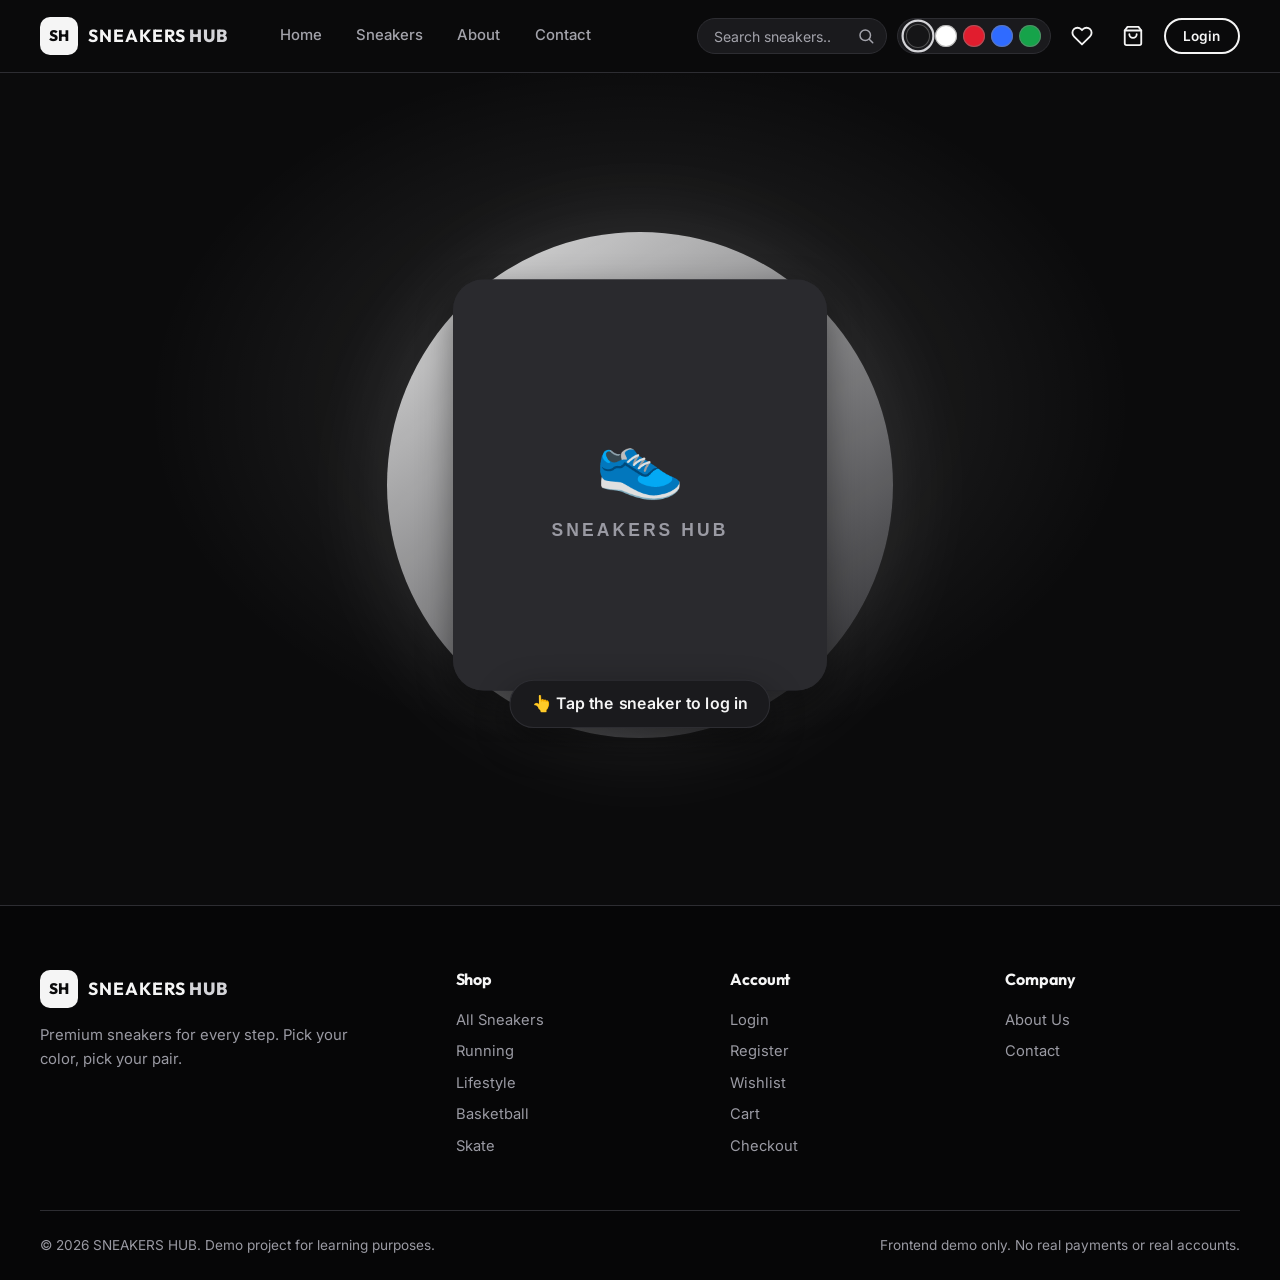
<file: product-details.html>
<!DOCTYPE html>
<html lang="en" data-theme="black">
<head>
  <meta charset="UTF-8">
  <meta name="viewport" content="width=device-width, initial-scale=1.0">
  <meta name="description" content="SNEAKERS HUB sneaker details: choose your color and size.">
  <title>Sneaker Details | SNEAKERS HUB</title>

  <!-- Emoji favicon (no image file needed) -->
  <link rel="icon" href="data:image/svg+xml,<svg xmlns=%22http://www.w3.org/2000/svg%22 viewBox=%220 0 100 100%22><text y=%22.9em%22 font-size=%2290%22>👟</text></svg>">

  <!-- Google Fonts -->
  <link rel="preconnect" href="https://fonts.googleapis.com">
  <link rel="preconnect" href="https://fonts.gstatic.com" crossorigin>
  <link href="https://fonts.googleapis.com/css2?family=Inter:wght@400;500;600&family=Outfit:wght@600;700;800&display=swap" rel="stylesheet">

  <!-- Apply the saved theme immediately to avoid a color flash on page load -->
  <script>
    (function () {
      try {
        var savedTheme = localStorage.getItem('sneakershub_theme');
        if (savedTheme) {
          document.documentElement.setAttribute('data-theme', savedTheme);
        }
      } catch (error) { /* localStorage not available */ }
    })();
  </script>

  <link rel="stylesheet" href="css/style.css">
</head>

<!-- data-protected: auth.js sends visitors who are not logged in to login.html,
     and brings them back to this exact product after they log in. -->
<body data-protected>

  <a class="skip-link" href="#mainContent">Skip to main content</a>

  <!-- ============ HEADER ============ -->
  <header class="site-header" id="siteHeader">
    <div class="container header-inner">

      <a href="index.html" class="logo" aria-label="SNEAKERS HUB home">
        <span class="logo-mark">SH</span>
        <span class="logo-text">SNEAKERS<strong>HUB</strong></span>
      </a>

      <nav class="main-nav" id="mainNav" aria-label="Main navigation">
        <a href="index.html" class="nav-link">Home</a>
        <a href="products.html" class="nav-link">Sneakers</a>
        <a href="about.html" class="nav-link">About</a>
        <a href="contact.html" class="nav-link">Contact</a>
      </nav>

      <div class="header-actions">

        <form class="header-search" id="headerSearchForm" role="search">
          <input type="search" id="headerSearchInput" placeholder="Search sneakers..." aria-label="Search sneakers" autocomplete="off">
          <button type="submit" aria-label="Search">
            <svg width="18" height="18" viewBox="0 0 24 24" fill="none" stroke="currentColor" stroke-width="2" stroke-linecap="round" stroke-linejoin="round" aria-hidden="true"><circle cx="11" cy="11" r="7"></circle><line x1="21" y1="21" x2="16.65" y2="16.65"></line></svg>
          </button>
        </form>

        <!-- Color theme picker (theme.js makes these buttons work) -->
        <div class="theme-picker" id="themePicker" role="group" aria-label="Choose website color theme">
          <button type="button" class="theme-swatch" data-theme-option="black" aria-label="Black theme" title="Black"></button>
          <button type="button" class="theme-swatch" data-theme-option="white" aria-label="White theme" title="White"></button>
          <button type="button" class="theme-swatch" data-theme-option="red" aria-label="Red theme" title="Red"></button>
          <button type="button" class="theme-swatch" data-theme-option="blue" aria-label="Blue theme" title="Blue"></button>
          <button type="button" class="theme-swatch" data-theme-option="green" aria-label="Green theme" title="Green"></button>
        </div>

        <a href="wishlist.html" class="icon-btn" aria-label="Wishlist">
          <svg width="22" height="22" viewBox="0 0 24 24" fill="none" stroke="currentColor" stroke-width="2" stroke-linecap="round" stroke-linejoin="round" aria-hidden="true"><path d="M20.84 4.61a5.5 5.5 0 0 0-7.78 0L12 5.67l-1.06-1.06a5.5 5.5 0 0 0-7.78 7.78l1.06 1.06L12 21.23l7.78-7.78 1.06-1.06a5.5 5.5 0 0 0 0-7.78z"></path></svg>
          <span class="badge" id="wishlistCount">0</span>
        </a>

        <a href="cart.html" class="icon-btn" aria-label="Shopping cart">
          <svg width="22" height="22" viewBox="0 0 24 24" fill="none" stroke="currentColor" stroke-width="2" stroke-linecap="round" stroke-linejoin="round" aria-hidden="true"><path d="M6 2 3 6v14a2 2 0 0 0 2 2h14a2 2 0 0 0 2-2V6l-3-4z"></path><line x1="3" y1="6" x2="21" y2="6"></line><path d="M16 10a4 4 0 0 1-8 0"></path></svg>
          <span class="badge" id="cartCount">0</span>
        </a>

        <a href="login.html" class="btn btn-small btn-outline" id="authLink">Login</a>

        <button type="button" class="menu-toggle" id="menuToggle" aria-label="Open menu" aria-expanded="false" aria-controls="mainNav">
          <span></span><span></span><span></span>
        </button>
      </div>
    </div>
  </header>

  <main id="mainContent">

    <!-- ============ PRODUCT DETAILS ============
         product-details.js reads ?id=3 from the address bar and fills everything below. -->
    <div class="container" id="detailsWrapper">

      <nav class="breadcrumb" aria-label="Breadcrumb" style="padding-top: 1.5rem;">
        <a href="index.html">Home</a>
        <span aria-hidden="true">/</span>
        <a href="products.html">Sneakers</a>
        <span aria-hidden="true">/</span>
        <a href="products.html" id="crumbCategory">Category</a>
        <span aria-hidden="true">/</span>
        <span id="crumbName">Sneaker</span>
      </nav>
    </div>

    <div class="container details-layout" id="detailsLayout">

      <!-- ---- Gallery ---- -->
      <div class="gallery">
        <div class="gallery-main">
          <img id="mainImage" alt="Sneaker photo">
        </div>
        <div class="gallery-thumbs" id="galleryThumbs"></div>
      </div>

      <!-- ---- Product information ---- -->
      <div class="details-info">
        <span class="details-brand" id="detailBrand"></span>
        <h1 id="detailName">Loading...</h1>

        <div class="product-rating" style="margin-top: 0.5rem;">
          <span class="stars" id="detailStars" aria-hidden="true"></span>
          <span class="rating-count" id="detailRating"></span>
        </div>

        <p class="details-price">
          <span id="detailPrice"></span>
          <span class="product-old-price" id="detailOldPrice"></span>
        </p>

        <p class="details-desc" id="detailDesc"></p>

        <!-- Color -->
        <div class="option-block">
          <div class="option-label">Color <span id="selectedColorName"></span></div>
          <div class="product-colors" id="detailColors" role="group" aria-label="Choose a color" style="gap: 0.7rem;"></div>
        </div>

        <!-- Size -->
        <div class="option-block">
          <div class="option-label">Size (EU) <span id="sizeHint">Select a size</span></div>
          <div class="size-list" id="sizeList" role="group" aria-label="Choose a size"></div>
          <span class="form-error" id="sizeError" role="alert"></span>
        </div>

        <!-- Stock -->
        <div class="option-block">
          <span class="stock-status in-stock" id="stockStatus"></span>
        </div>

        <!-- Quantity and buttons -->
        <div class="details-actions">
          <div class="qty-control" role="group" aria-label="Quantity">
            <button type="button" class="qty-btn" id="qtyMinus" aria-label="Decrease quantity">&minus;</button>
            <span class="qty-value" id="qtyValue" aria-live="polite">1</span>
            <button type="button" class="qty-btn" id="qtyPlus" aria-label="Increase quantity">+</button>
          </div>

          <button type="button" class="btn btn-primary" id="addToCartBtn">Add to Cart</button>
          <button type="button" class="btn btn-outline" id="detailWishlist" aria-pressed="false">&#9825; Add to Wishlist</button>
        </div>

        <div class="details-meta">
          <span>🚚 Free shipping on orders over $100</span>
          <span>↩️ Free returns within 30 days</span>
          <span>✅ 100% authentic, checked before shipping</span>
        </div>
      </div>
    </div>

    <!-- ---- Shown instead of the layout when the id in the address is wrong ---- -->
    <div class="container" id="notFound" hidden>
      <div class="empty-state" style="margin: 4rem 0;">
        <h3>Sneaker not found</h3>
        <p>We could not find the sneaker you are looking for.</p>
        <a class="btn btn-primary" href="products.html">Browse all sneakers</a>
      </div>
    </div>

    <!-- ============ RELATED PRODUCTS ============ -->
    <section class="section section-alt" id="relatedSection" hidden>
      <div class="container">
        <div class="section-head">
          <span class="eyebrow">More to explore</span>
          <h2>You May Also Like</h2>
        </div>
        <div class="product-grid" id="relatedGrid"></div>
      </div>
    </section>

  </main>

  <!-- ============ FOOTER ============ -->
  <footer class="site-footer">
    <div class="container footer-grid">
      <div class="footer-brand">
        <a href="index.html" class="logo" aria-label="SNEAKERS HUB home">
          <span class="logo-mark">SH</span>
          <span class="logo-text">SNEAKERS<strong>HUB</strong></span>
        </a>
        <p>Premium sneakers for every step. Pick your color, pick your pair.</p>
      </div>

      <div class="footer-col">
        <h4>Shop</h4>
        <a href="products.html">All Sneakers</a>
        <a href="products.html?category=running">Running</a>
        <a href="products.html?category=lifestyle">Lifestyle</a>
        <a href="products.html?category=basketball">Basketball</a>
        <a href="products.html?category=skate">Skate</a>
      </div>

      <div class="footer-col">
        <h4>Account</h4>
        <a href="login.html">Login</a>
        <a href="register.html">Register</a>
        <a href="wishlist.html">Wishlist</a>
        <a href="cart.html">Cart</a>
        <a href="checkout.html">Checkout</a>
      </div>

      <div class="footer-col">
        <h4>Company</h4>
        <a href="about.html">About Us</a>
        <a href="contact.html">Contact</a>
      </div>
    </div>

    <div class="container footer-bottom">
      <p>&copy; <span id="currentYear">2026</span> SNEAKERS HUB. Demo project for learning purposes.</p>
      <p>Frontend demo only. No real payments or real accounts.</p>
    </div>
  </footer>

  <!-- Toast messages appear here (ui.js) -->
  <div class="toast-container" id="toastContainer" aria-live="polite"></div>

  <!-- Scripts: the ORDER matters. Each file uses the ones above it. -->
  <script src="js/data.js"></script>
  <script src="js/theme.js"></script>
  <script src="js/store.js"></script>
  <script src="js/auth.js"></script>
  <script src="js/ui.js"></script>
  <script src="js/product-details.js"></script>
</body>
</html>
</file>
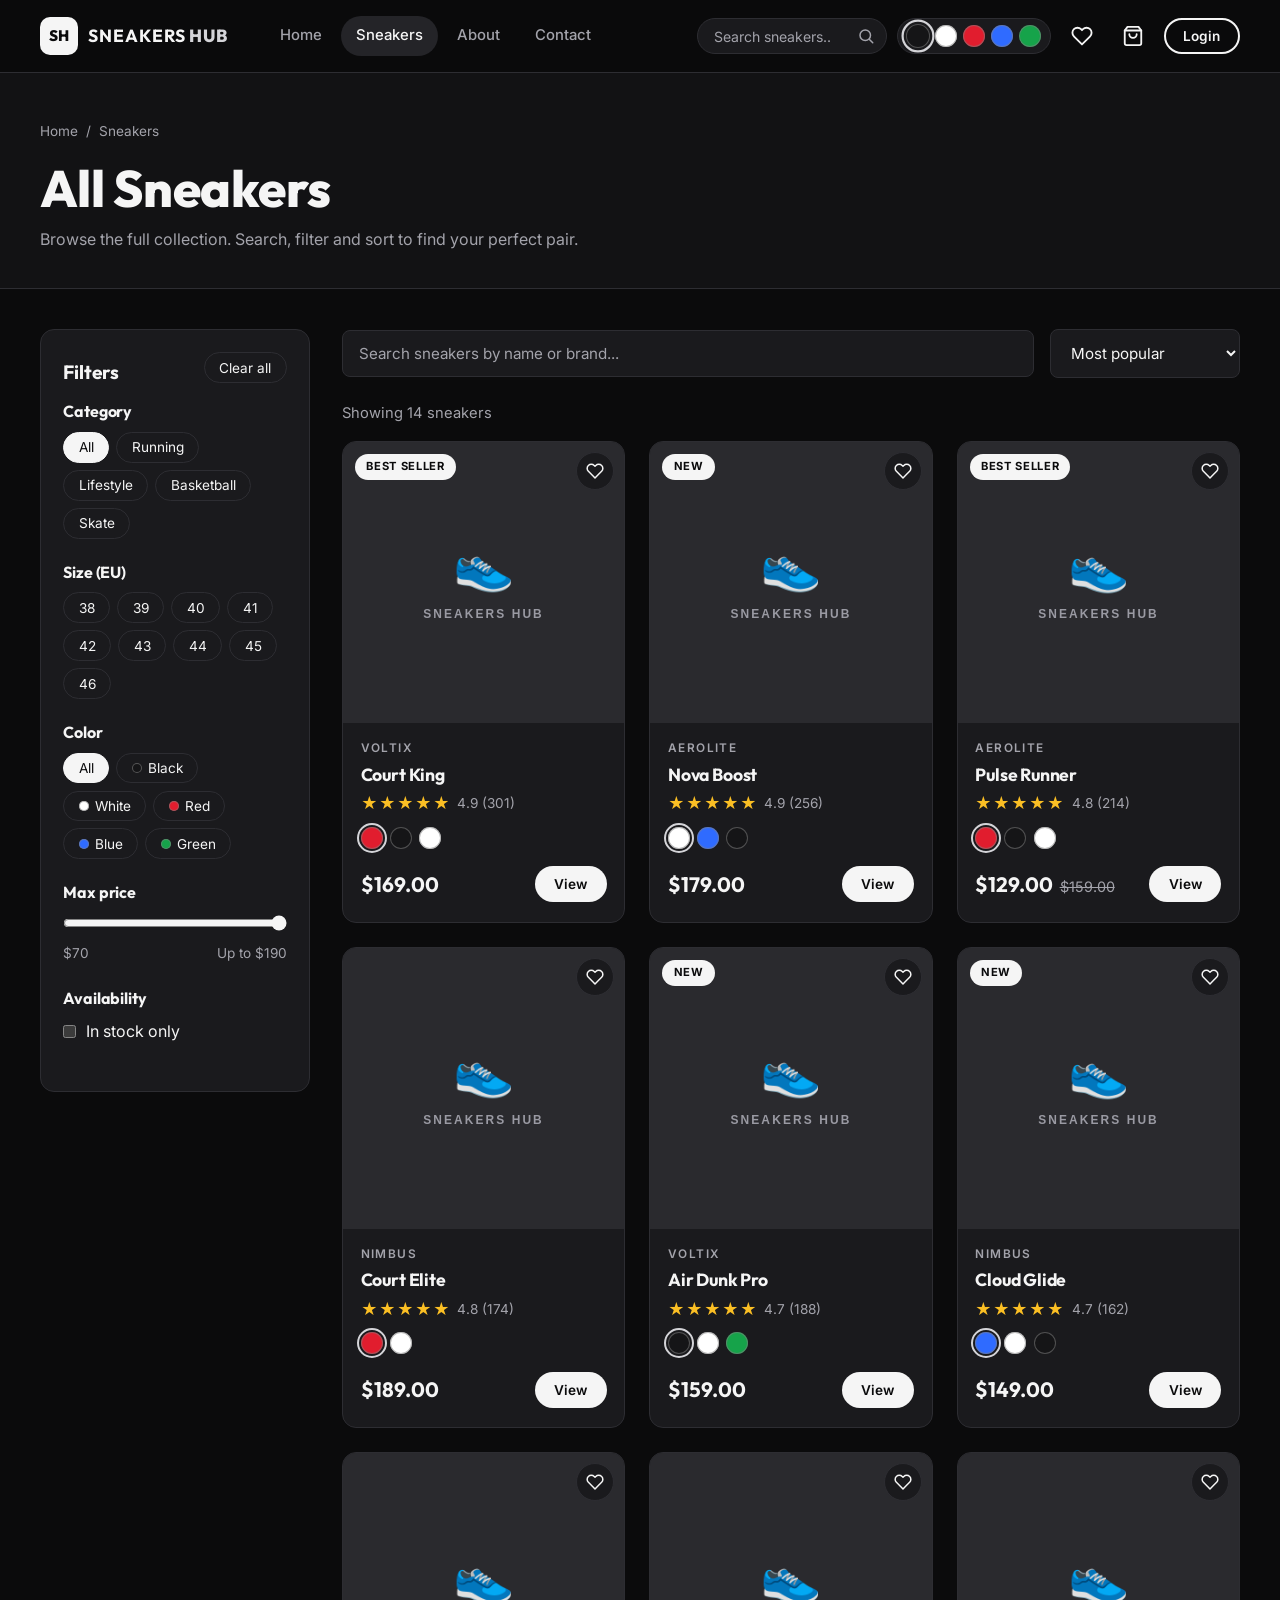
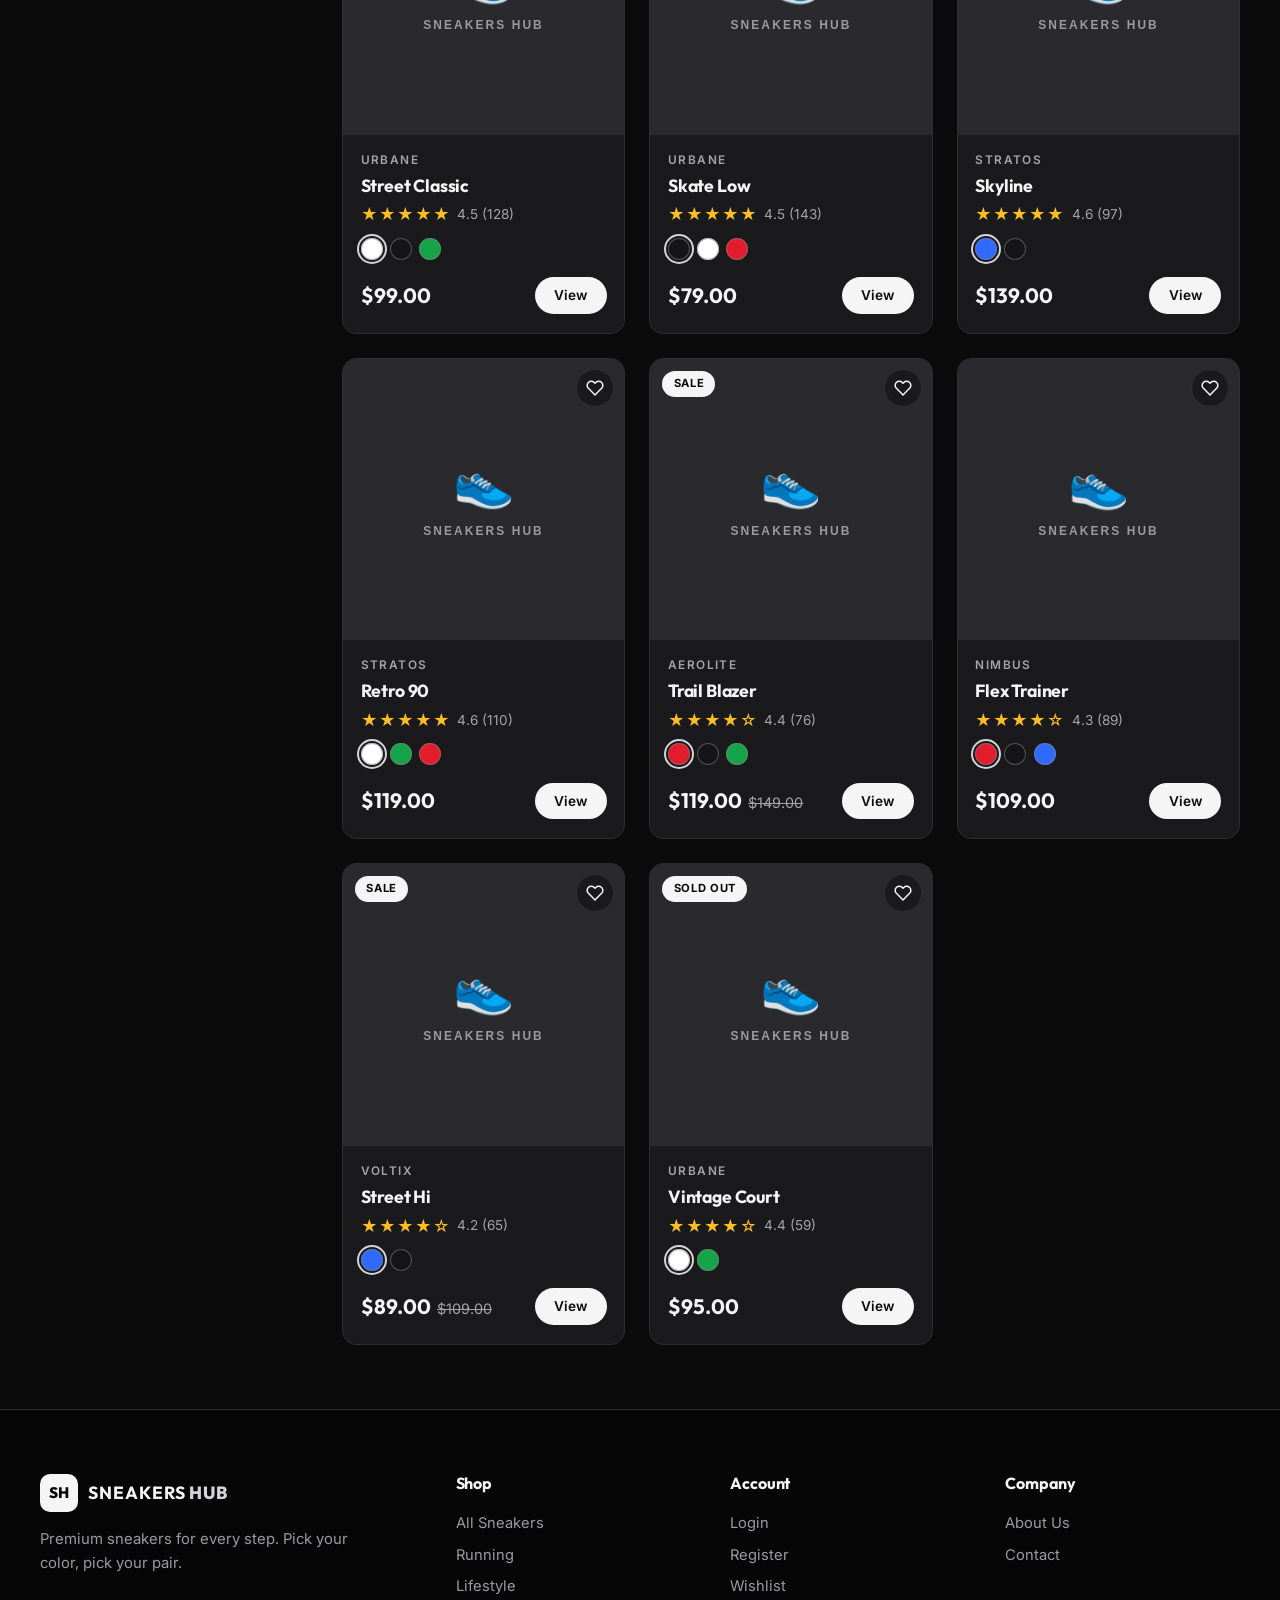
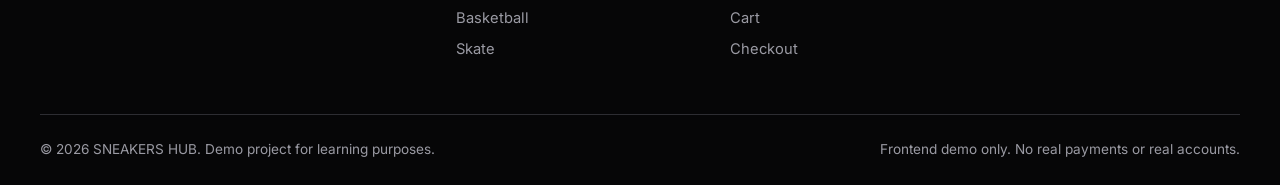
<file: products.html>
<!DOCTYPE html>
<html lang="en" data-theme="black">
<head>
  <meta charset="UTF-8">
  <meta name="viewport" content="width=device-width, initial-scale=1.0">
  <meta name="description" content="Browse all SNEAKERS HUB sneakers. Search, filter by category, size, color and price, and sort your favorites.">
  <title>Sneakers | SNEAKERS HUB</title>

  <!-- Emoji favicon (no image file needed) -->
  <link rel="icon" href="data:image/svg+xml,<svg xmlns=%22http://www.w3.org/2000/svg%22 viewBox=%220 0 100 100%22><text y=%22.9em%22 font-size=%2290%22>👟</text></svg>">

  <!-- Google Fonts -->
  <link rel="preconnect" href="https://fonts.googleapis.com">
  <link rel="preconnect" href="https://fonts.gstatic.com" crossorigin>
  <link href="https://fonts.googleapis.com/css2?family=Inter:wght@400;500;600&family=Outfit:wght@600;700;800&display=swap" rel="stylesheet">

  <!-- Apply the saved theme immediately to avoid a color flash on page load -->
  <script>
    (function () {
      try {
        var savedTheme = localStorage.getItem('sneakershub_theme');
        if (savedTheme) {
          document.documentElement.setAttribute('data-theme', savedTheme);
        }
      } catch (error) { /* localStorage not available */ }
    })();
  </script>

  <link rel="stylesheet" href="css/style.css">
</head>
<body>

  <a class="skip-link" href="#mainContent">Skip to main content</a>

  <!-- ============ HEADER ============ -->
  <header class="site-header" id="siteHeader">
    <div class="container header-inner">

      <a href="index.html" class="logo" aria-label="SNEAKERS HUB home">
        <span class="logo-mark">SH</span>
        <span class="logo-text">SNEAKERS<strong>HUB</strong></span>
      </a>

      <nav class="main-nav" id="mainNav" aria-label="Main navigation">
        <a href="index.html" class="nav-link">Home</a>
        <a href="products.html" class="nav-link">Sneakers</a>
        <a href="about.html" class="nav-link">About</a>
        <a href="contact.html" class="nav-link">Contact</a>
      </nav>

      <div class="header-actions">

        <form class="header-search" id="headerSearchForm" role="search">
          <input type="search" id="headerSearchInput" placeholder="Search sneakers..." aria-label="Search sneakers" autocomplete="off">
          <button type="submit" aria-label="Search">
            <svg width="18" height="18" viewBox="0 0 24 24" fill="none" stroke="currentColor" stroke-width="2" stroke-linecap="round" stroke-linejoin="round" aria-hidden="true"><circle cx="11" cy="11" r="7"></circle><line x1="21" y1="21" x2="16.65" y2="16.65"></line></svg>
          </button>
        </form>

        <!-- Color theme picker (theme.js makes these buttons work) -->
        <div class="theme-picker" id="themePicker" role="group" aria-label="Choose website color theme">
          <button type="button" class="theme-swatch" data-theme-option="black" aria-label="Black theme" title="Black"></button>
          <button type="button" class="theme-swatch" data-theme-option="white" aria-label="White theme" title="White"></button>
          <button type="button" class="theme-swatch" data-theme-option="red" aria-label="Red theme" title="Red"></button>
          <button type="button" class="theme-swatch" data-theme-option="blue" aria-label="Blue theme" title="Blue"></button>
          <button type="button" class="theme-swatch" data-theme-option="green" aria-label="Green theme" title="Green"></button>
        </div>

        <a href="wishlist.html" class="icon-btn" aria-label="Wishlist">
          <svg width="22" height="22" viewBox="0 0 24 24" fill="none" stroke="currentColor" stroke-width="2" stroke-linecap="round" stroke-linejoin="round" aria-hidden="true"><path d="M20.84 4.61a5.5 5.5 0 0 0-7.78 0L12 5.67l-1.06-1.06a5.5 5.5 0 0 0-7.78 7.78l1.06 1.06L12 21.23l7.78-7.78 1.06-1.06a5.5 5.5 0 0 0 0-7.78z"></path></svg>
          <span class="badge" id="wishlistCount">0</span>
        </a>

        <a href="cart.html" class="icon-btn" aria-label="Shopping cart">
          <svg width="22" height="22" viewBox="0 0 24 24" fill="none" stroke="currentColor" stroke-width="2" stroke-linecap="round" stroke-linejoin="round" aria-hidden="true"><path d="M6 2 3 6v14a2 2 0 0 0 2 2h14a2 2 0 0 0 2-2V6l-3-4z"></path><line x1="3" y1="6" x2="21" y2="6"></line><path d="M16 10a4 4 0 0 1-8 0"></path></svg>
          <span class="badge" id="cartCount">0</span>
        </a>

        <a href="login.html" class="btn btn-small btn-outline" id="authLink">Login</a>

        <button type="button" class="menu-toggle" id="menuToggle" aria-label="Open menu" aria-expanded="false" aria-controls="mainNav">
          <span></span><span></span><span></span>
        </button>
      </div>
    </div>
  </header>

  <main id="mainContent">

    <!-- ============ PAGE TITLE ============ -->
    <section class="page-header">
      <div class="container">
        <nav class="breadcrumb" aria-label="Breadcrumb">
          <a href="index.html">Home</a>
          <span aria-hidden="true">/</span>
          <span id="breadcrumbCurrent">Sneakers</span>
        </nav>
        <h1 id="pageTitle">All Sneakers</h1>
        <p id="pageSubtitle">Browse the full collection. Search, filter and sort to find your perfect pair.</p>
      </div>
    </section>

    <!-- ============ SHOP: FILTERS + PRODUCTS ============ -->
    <div class="container shop-layout">

      <!-- ---- Filters (products.js fills the chip lists) ---- -->
      <aside class="filter-panel" id="filterPanel" aria-label="Product filters">

        <div class="section-head-row" style="margin-bottom: 1.2rem;">
          <h2 style="font-size: 1.2rem;">Filters</h2>
          <button type="button" class="chip" id="clearFilters">Clear all</button>
        </div>

        <div class="filter-group">
          <h3 class="filter-title">Category</h3>
          <div class="chip-list" id="categoryFilters"></div>
        </div>

        <div class="filter-group">
          <h3 class="filter-title">Size (EU)</h3>
          <div class="chip-list" id="sizeFilters"></div>
        </div>

        <div class="filter-group">
          <h3 class="filter-title">Color</h3>
          <div class="chip-list" id="colorFilters"></div>
        </div>

        <div class="filter-group">
          <h3 class="filter-title">Max price</h3>
          <input type="range" id="priceRange" min="0" max="200" step="10" value="200" aria-label="Maximum price">
          <div class="price-values">
            <span id="priceMinLabel">$0</span>
            <span id="priceMaxLabel">$200</span>
          </div>
        </div>

        <div class="filter-group">
          <h3 class="filter-title">Availability</h3>
          <label style="display: flex; align-items: center; gap: 0.6rem; cursor: pointer;">
            <input type="checkbox" id="inStockOnly">
            <span>In stock only</span>
          </label>
        </div>
      </aside>

      <!-- ---- Results ---- -->
      <div class="shop-content">

        <div class="shop-toolbar">
          <button type="button" class="btn btn-outline btn-small filter-toggle" id="filterToggle" aria-expanded="false" aria-controls="filterPanel">Filters</button>

          <input type="search" class="shop-search" id="shopSearch" placeholder="Search sneakers by name or brand..." aria-label="Search sneakers" autocomplete="off">

          <select class="shop-sort" id="sortSelect" aria-label="Sort sneakers">
            <option value="popular">Most popular</option>
            <option value="price-asc">Price: low to high</option>
            <option value="price-desc">Price: high to low</option>
            <option value="rating">Top rated</option>
          </select>
        </div>

        <p class="results-count" id="resultsCount" role="status" aria-live="polite"></p>

        <!-- products.js fills this grid with product cards -->
        <div class="product-grid" id="productsGrid" style="margin-top: 1rem;">
          <noscript>Please enable JavaScript to view our sneakers.</noscript>
        </div>
      </div>

    </div>

  </main>

  <!-- ============ FOOTER ============ -->
  <footer class="site-footer">
    <div class="container footer-grid">
      <div class="footer-brand">
        <a href="index.html" class="logo" aria-label="SNEAKERS HUB home">
          <span class="logo-mark">SH</span>
          <span class="logo-text">SNEAKERS<strong>HUB</strong></span>
        </a>
        <p>Premium sneakers for every step. Pick your color, pick your pair.</p>
      </div>

      <div class="footer-col">
        <h4>Shop</h4>
        <a href="products.html">All Sneakers</a>
        <a href="products.html?category=running">Running</a>
        <a href="products.html?category=lifestyle">Lifestyle</a>
        <a href="products.html?category=basketball">Basketball</a>
        <a href="products.html?category=skate">Skate</a>
      </div>

      <div class="footer-col">
        <h4>Account</h4>
        <a href="login.html">Login</a>
        <a href="register.html">Register</a>
        <a href="wishlist.html">Wishlist</a>
        <a href="cart.html">Cart</a>
        <a href="checkout.html">Checkout</a>
      </div>

      <div class="footer-col">
        <h4>Company</h4>
        <a href="about.html">About Us</a>
        <a href="contact.html">Contact</a>
      </div>
    </div>

    <div class="container footer-bottom">
      <p>&copy; <span id="currentYear">2026</span> SNEAKERS HUB. Demo project for learning purposes.</p>
      <p>Frontend demo only. No real payments or real accounts.</p>
    </div>
  </footer>

  <!-- Toast messages appear here (ui.js) -->
  <div class="toast-container" id="toastContainer" aria-live="polite"></div>

  <!-- Scripts: the ORDER matters. Each file uses the ones above it. -->
  <script src="js/data.js"></script>
  <script src="js/theme.js"></script>
  <script src="js/store.js"></script>
  <script src="js/auth.js"></script>
  <script src="js/ui.js"></script>
  <script src="js/products.js"></script>
</body>
</html>
</file>
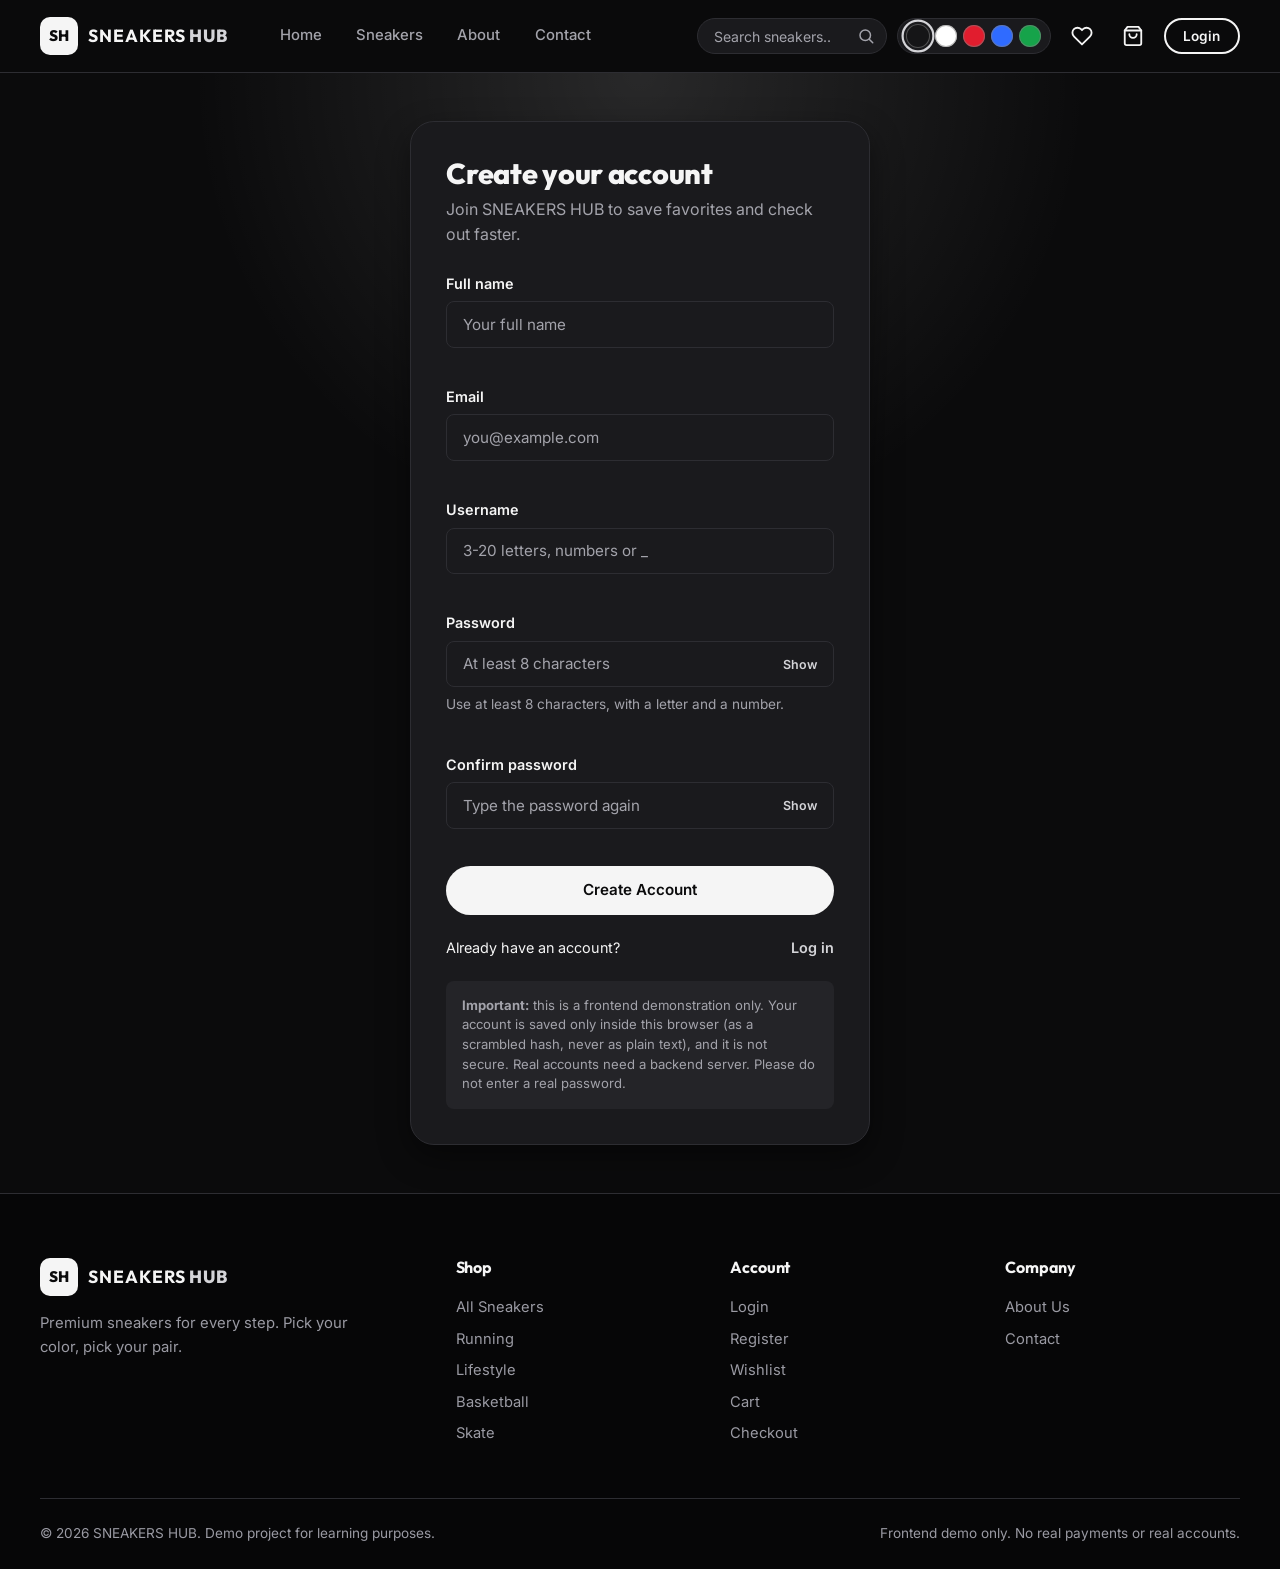
<file: register.html>
<!DOCTYPE html>
<html lang="en" data-theme="black">
<head>
  <meta charset="UTF-8">
  <meta name="viewport" content="width=device-width, initial-scale=1.0">
  <meta name="description" content="Create your SNEAKERS HUB account.">
  <title>Create Account | SNEAKERS HUB</title>

  <!-- Emoji favicon (no image file needed) -->
  <link rel="icon" href="data:image/svg+xml,<svg xmlns=%22http://www.w3.org/2000/svg%22 viewBox=%220 0 100 100%22><text y=%22.9em%22 font-size=%2290%22>👟</text></svg>">

  <!-- Google Fonts -->
  <link rel="preconnect" href="https://fonts.googleapis.com">
  <link rel="preconnect" href="https://fonts.gstatic.com" crossorigin>
  <link href="https://fonts.googleapis.com/css2?family=Inter:wght@400;500;600&family=Outfit:wght@600;700;800&display=swap" rel="stylesheet">

  <!-- Apply the saved theme immediately to avoid a color flash on page load -->
  <script>
    (function () {
      try {
        var savedTheme = localStorage.getItem('sneakershub_theme');
        if (savedTheme) {
          document.documentElement.setAttribute('data-theme', savedTheme);
        }
      } catch (error) { /* localStorage not available */ }
    })();
  </script>

  <link rel="stylesheet" href="css/style.css">
</head>
<body>

  <a class="skip-link" href="#mainContent">Skip to main content</a>

  <!-- ============ HEADER ============ -->
  <header class="site-header" id="siteHeader">
    <div class="container header-inner">

      <a href="index.html" class="logo" aria-label="SNEAKERS HUB home">
        <span class="logo-mark">SH</span>
        <span class="logo-text">SNEAKERS<strong>HUB</strong></span>
      </a>

      <nav class="main-nav" id="mainNav" aria-label="Main navigation">
        <a href="index.html" class="nav-link">Home</a>
        <a href="products.html" class="nav-link">Sneakers</a>
        <a href="about.html" class="nav-link">About</a>
        <a href="contact.html" class="nav-link">Contact</a>
      </nav>

      <div class="header-actions">

        <form class="header-search" id="headerSearchForm" role="search">
          <input type="search" id="headerSearchInput" placeholder="Search sneakers..." aria-label="Search sneakers" autocomplete="off">
          <button type="submit" aria-label="Search">
            <svg width="18" height="18" viewBox="0 0 24 24" fill="none" stroke="currentColor" stroke-width="2" stroke-linecap="round" stroke-linejoin="round" aria-hidden="true"><circle cx="11" cy="11" r="7"></circle><line x1="21" y1="21" x2="16.65" y2="16.65"></line></svg>
          </button>
        </form>

        <!-- Color theme picker (theme.js makes these buttons work) -->
        <div class="theme-picker" id="themePicker" role="group" aria-label="Choose website color theme">
          <button type="button" class="theme-swatch" data-theme-option="black" aria-label="Black theme" title="Black"></button>
          <button type="button" class="theme-swatch" data-theme-option="white" aria-label="White theme" title="White"></button>
          <button type="button" class="theme-swatch" data-theme-option="red" aria-label="Red theme" title="Red"></button>
          <button type="button" class="theme-swatch" data-theme-option="blue" aria-label="Blue theme" title="Blue"></button>
          <button type="button" class="theme-swatch" data-theme-option="green" aria-label="Green theme" title="Green"></button>
        </div>

        <a href="wishlist.html" class="icon-btn" aria-label="Wishlist">
          <svg width="22" height="22" viewBox="0 0 24 24" fill="none" stroke="currentColor" stroke-width="2" stroke-linecap="round" stroke-linejoin="round" aria-hidden="true"><path d="M20.84 4.61a5.5 5.5 0 0 0-7.78 0L12 5.67l-1.06-1.06a5.5 5.5 0 0 0-7.78 7.78l1.06 1.06L12 21.23l7.78-7.78 1.06-1.06a5.5 5.5 0 0 0 0-7.78z"></path></svg>
          <span class="badge" id="wishlistCount">0</span>
        </a>

        <a href="cart.html" class="icon-btn" aria-label="Shopping cart">
          <svg width="22" height="22" viewBox="0 0 24 24" fill="none" stroke="currentColor" stroke-width="2" stroke-linecap="round" stroke-linejoin="round" aria-hidden="true"><path d="M6 2 3 6v14a2 2 0 0 0 2 2h14a2 2 0 0 0 2-2V6l-3-4z"></path><line x1="3" y1="6" x2="21" y2="6"></line><path d="M16 10a4 4 0 0 1-8 0"></path></svg>
          <span class="badge" id="cartCount">0</span>
        </a>

        <a href="login.html" class="btn btn-small btn-outline" id="authLink">Login</a>

        <button type="button" class="menu-toggle" id="menuToggle" aria-label="Open menu" aria-expanded="false" aria-controls="mainNav">
          <span></span><span></span><span></span>
        </button>
      </div>
    </div>
  </header>

  <main id="mainContent">

    <!-- ============ REGISTER ============ -->
    <section class="auth-section">
      <div class="auth-card">

        <h1 class="auth-title">Create your account</h1>
        <p class="auth-subtitle">Join SNEAKERS HUB to save favorites and check out faster.</p>

        <!-- Messages (register.js fills this box and shows it when needed) -->
        <div class="alert alert-error" id="registerAlert" role="alert" hidden></div>

        <form id="registerForm" novalidate>

          <div class="form-group">
            <label for="regFullName">Full name</label>
            <input type="text" id="regFullName" name="fullName" placeholder="Your full name" autocomplete="name" required>
            <span class="form-error" id="fullNameError"></span>
          </div>

          <div class="form-group">
            <label for="regEmail">Email</label>
            <input type="email" id="regEmail" name="email" placeholder="you@example.com" autocomplete="email" required>
            <span class="form-error" id="emailError"></span>
          </div>

          <div class="form-group">
            <label for="regUsername">Username</label>
            <input type="text" id="regUsername" name="username" placeholder="3-20 letters, numbers or _" autocomplete="username" required>
            <span class="form-error" id="usernameError"></span>
          </div>

          <div class="form-group">
            <label for="regPassword">Password</label>
            <div class="password-field">
              <input type="password" id="regPassword" name="password" placeholder="At least 8 characters" autocomplete="new-password" required>
              <button type="button" class="toggle-password" data-toggle-password="regPassword" aria-label="Show password" aria-pressed="false">Show</button>
            </div>
            <small class="rating-count">Use at least 8 characters, with a letter and a number.</small>
            <span class="form-error" id="passwordError"></span>
          </div>

          <div class="form-group">
            <label for="regConfirmPassword">Confirm password</label>
            <div class="password-field">
              <input type="password" id="regConfirmPassword" name="confirmPassword" placeholder="Type the password again" autocomplete="new-password" required>
              <button type="button" class="toggle-password" data-toggle-password="regConfirmPassword" aria-label="Show password" aria-pressed="false">Show</button>
            </div>
            <span class="form-error" id="confirmPasswordError"></span>
          </div>

          <button type="submit" class="btn btn-primary btn-block" id="registerButton">Create Account</button>
        </form>

        <div class="auth-links">
          <span>Already have an account?</span>
          <a href="login.html" id="loginLink">Log in</a>
        </div>

        <!-- Demo information -->
        <div class="auth-note">
          <strong>Important:</strong> this is a frontend demonstration only. Your account is saved
          only inside this browser (as a scrambled hash, never as plain text), and it is not secure.
          Real accounts need a backend server. Please do not enter a real password.
        </div>

      </div>
    </section>

  </main>

  <!-- ============ FOOTER ============ -->
  <footer class="site-footer">
    <div class="container footer-grid">
      <div class="footer-brand">
        <a href="index.html" class="logo" aria-label="SNEAKERS HUB home">
          <span class="logo-mark">SH</span>
          <span class="logo-text">SNEAKERS<strong>HUB</strong></span>
        </a>
        <p>Premium sneakers for every step. Pick your color, pick your pair.</p>
      </div>

      <div class="footer-col">
        <h4>Shop</h4>
        <a href="products.html">All Sneakers</a>
        <a href="products.html?category=running">Running</a>
        <a href="products.html?category=lifestyle">Lifestyle</a>
        <a href="products.html?category=basketball">Basketball</a>
        <a href="products.html?category=skate">Skate</a>
      </div>

      <div class="footer-col">
        <h4>Account</h4>
        <a href="login.html">Login</a>
        <a href="register.html">Register</a>
        <a href="wishlist.html">Wishlist</a>
        <a href="cart.html">Cart</a>
        <a href="checkout.html">Checkout</a>
      </div>

      <div class="footer-col">
        <h4>Company</h4>
        <a href="about.html">About Us</a>
        <a href="contact.html">Contact</a>
      </div>
    </div>

    <div class="container footer-bottom">
      <p>&copy; <span id="currentYear">2026</span> SNEAKERS HUB. Demo project for learning purposes.</p>
      <p>Frontend demo only. No real payments or real accounts.</p>
    </div>
  </footer>

  <!-- Toast messages appear here (ui.js) -->
  <div class="toast-container" id="toastContainer" aria-live="polite"></div>

  <!-- Scripts: the ORDER matters. Each file uses the ones above it. -->
  <script src="js/data.js"></script>
  <script src="js/theme.js"></script>
  <script src="js/store.js"></script>
  <script src="js/auth.js"></script>
  <script src="js/ui.js"></script>
  <script src="js/register.js"></script>
</body>
</html>
</file>
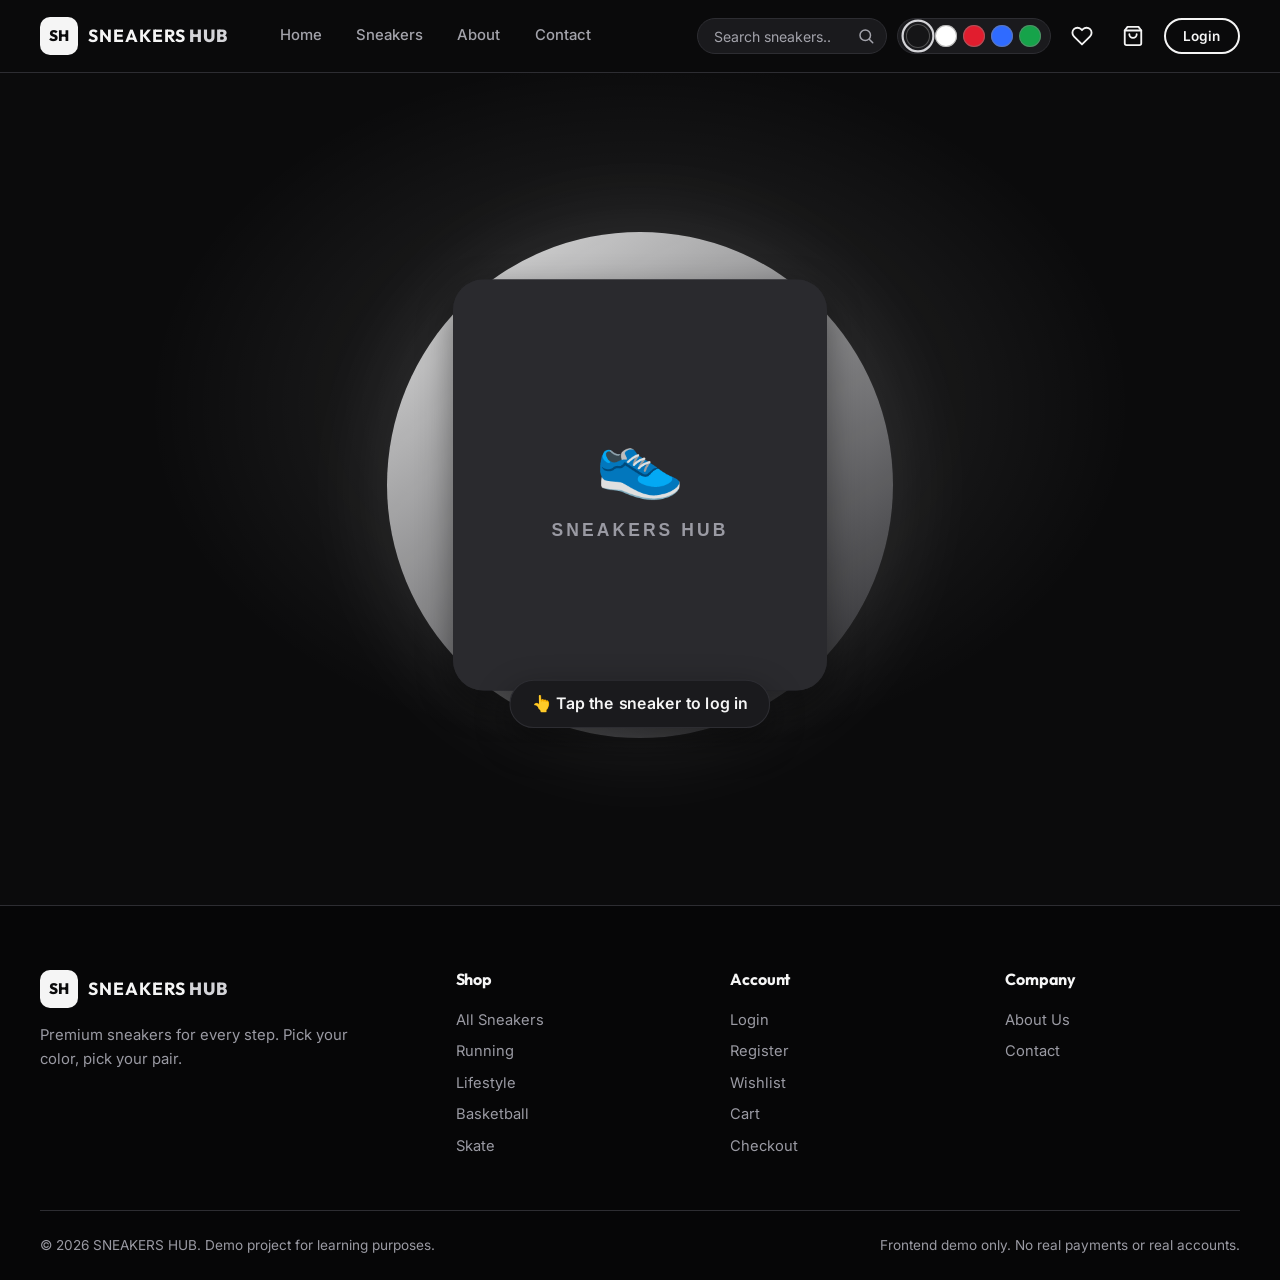
<file: wishlist.html>
<!DOCTYPE html>
<html lang="en" data-theme="black">
<head>
  <meta charset="UTF-8">
  <meta name="viewport" content="width=device-width, initial-scale=1.0">
  <meta name="description" content="Your favorite sneakers saved in your SNEAKERS HUB wishlist.">
  <title>My Wishlist | SNEAKERS HUB</title>

  <!-- Emoji favicon (no image file needed) -->
  <link rel="icon" href="data:image/svg+xml,<svg xmlns=%22http://www.w3.org/2000/svg%22 viewBox=%220 0 100 100%22><text y=%22.9em%22 font-size=%2290%22>👟</text></svg>">

  <!-- Google Fonts -->
  <link rel="preconnect" href="https://fonts.googleapis.com">
  <link rel="preconnect" href="https://fonts.gstatic.com" crossorigin>
  <link href="https://fonts.googleapis.com/css2?family=Inter:wght@400;500;600&family=Outfit:wght@600;700;800&display=swap" rel="stylesheet">

  <!-- Apply the saved theme immediately to avoid a color flash on page load -->
  <script>
    (function () {
      try {
        var savedTheme = localStorage.getItem('sneakershub_theme');
        if (savedTheme) {
          document.documentElement.setAttribute('data-theme', savedTheme);
        }
      } catch (error) { /* localStorage not available */ }
    })();
  </script>

  <link rel="stylesheet" href="css/style.css">
</head>

<!-- data-protected: visitors who are not logged in are sent to login.html (auth.js) -->
<body data-protected>

  <a class="skip-link" href="#mainContent">Skip to main content</a>

  <!-- ============ HEADER ============ -->
  <header class="site-header" id="siteHeader">
    <div class="container header-inner">

      <a href="index.html" class="logo" aria-label="SNEAKERS HUB home">
        <span class="logo-mark">SH</span>
        <span class="logo-text">SNEAKERS<strong>HUB</strong></span>
      </a>

      <nav class="main-nav" id="mainNav" aria-label="Main navigation">
        <a href="index.html" class="nav-link">Home</a>
        <a href="products.html" class="nav-link">Sneakers</a>
        <a href="about.html" class="nav-link">About</a>
        <a href="contact.html" class="nav-link">Contact</a>
      </nav>

      <div class="header-actions">

        <form class="header-search" id="headerSearchForm" role="search">
          <input type="search" id="headerSearchInput" placeholder="Search sneakers..." aria-label="Search sneakers" autocomplete="off">
          <button type="submit" aria-label="Search">
            <svg width="18" height="18" viewBox="0 0 24 24" fill="none" stroke="currentColor" stroke-width="2" stroke-linecap="round" stroke-linejoin="round" aria-hidden="true"><circle cx="11" cy="11" r="7"></circle><line x1="21" y1="21" x2="16.65" y2="16.65"></line></svg>
          </button>
        </form>

        <!-- Color theme picker (theme.js makes these buttons work) -->
        <div class="theme-picker" id="themePicker" role="group" aria-label="Choose website color theme">
          <button type="button" class="theme-swatch" data-theme-option="black" aria-label="Black theme" title="Black"></button>
          <button type="button" class="theme-swatch" data-theme-option="white" aria-label="White theme" title="White"></button>
          <button type="button" class="theme-swatch" data-theme-option="red" aria-label="Red theme" title="Red"></button>
          <button type="button" class="theme-swatch" data-theme-option="blue" aria-label="Blue theme" title="Blue"></button>
          <button type="button" class="theme-swatch" data-theme-option="green" aria-label="Green theme" title="Green"></button>
        </div>

        <a href="wishlist.html" class="icon-btn" aria-label="Wishlist">
          <svg width="22" height="22" viewBox="0 0 24 24" fill="none" stroke="currentColor" stroke-width="2" stroke-linecap="round" stroke-linejoin="round" aria-hidden="true"><path d="M20.84 4.61a5.5 5.5 0 0 0-7.78 0L12 5.67l-1.06-1.06a5.5 5.5 0 0 0-7.78 7.78l1.06 1.06L12 21.23l7.78-7.78 1.06-1.06a5.5 5.5 0 0 0 0-7.78z"></path></svg>
          <span class="badge" id="wishlistCount">0</span>
        </a>

        <a href="cart.html" class="icon-btn" aria-label="Shopping cart">
          <svg width="22" height="22" viewBox="0 0 24 24" fill="none" stroke="currentColor" stroke-width="2" stroke-linecap="round" stroke-linejoin="round" aria-hidden="true"><path d="M6 2 3 6v14a2 2 0 0 0 2 2h14a2 2 0 0 0 2-2V6l-3-4z"></path><line x1="3" y1="6" x2="21" y2="6"></line><path d="M16 10a4 4 0 0 1-8 0"></path></svg>
          <span class="badge" id="cartCount">0</span>
        </a>

        <a href="login.html" class="btn btn-small btn-outline" id="authLink">Login</a>

        <button type="button" class="menu-toggle" id="menuToggle" aria-label="Open menu" aria-expanded="false" aria-controls="mainNav">
          <span></span><span></span><span></span>
        </button>
      </div>
    </div>
  </header>

  <main id="mainContent">

    <!-- ============ PAGE TITLE ============ -->
    <section class="page-header">
      <div class="container">
        <nav class="breadcrumb" aria-label="Breadcrumb">
          <a href="index.html">Home</a>
          <span aria-hidden="true">/</span>
          <span>Wishlist</span>
        </nav>
        <h1>My Wishlist</h1>
        <p id="wishlistSubtitle">The sneakers you love, saved in one place.</p>
      </div>
    </section>

    <!-- ============ WISHLIST (wishlist.js fills the grid) ============ -->
    <section class="section" id="wishlistSection">
      <div class="container">

        <div class="section-head-row" style="margin-bottom: 1.5rem;">
          <p class="results-count" id="wishlistCountText" role="status" aria-live="polite"></p>
          <button type="button" class="btn btn-danger btn-small" id="clearWishlistBtn">Clear wishlist</button>
        </div>

        <div class="product-grid" id="wishlistGrid">
          <noscript>Please enable JavaScript to see your wishlist.</noscript>
        </div>
      </div>
    </section>

    <!-- ---- Shown instead of the grid when the wishlist is empty ---- -->
    <div class="container" id="emptyWishlist" hidden>
      <div class="empty-state" style="margin: 4rem 0;">
        <h3>Your wishlist is empty</h3>
        <p>Tap the heart on any sneaker to save it here.</p>
        <a class="btn btn-primary" href="products.html">Browse sneakers</a>
      </div>
    </div>

  </main>

  <!-- ============ FOOTER ============ -->
  <footer class="site-footer">
    <div class="container footer-grid">
      <div class="footer-brand">
        <a href="index.html" class="logo" aria-label="SNEAKERS HUB home">
          <span class="logo-mark">SH</span>
          <span class="logo-text">SNEAKERS<strong>HUB</strong></span>
        </a>
        <p>Premium sneakers for every step. Pick your color, pick your pair.</p>
      </div>

      <div class="footer-col">
        <h4>Shop</h4>
        <a href="products.html">All Sneakers</a>
        <a href="products.html?category=running">Running</a>
        <a href="products.html?category=lifestyle">Lifestyle</a>
        <a href="products.html?category=basketball">Basketball</a>
        <a href="products.html?category=skate">Skate</a>
      </div>

      <div class="footer-col">
        <h4>Account</h4>
        <a href="login.html">Login</a>
        <a href="register.html">Register</a>
        <a href="wishlist.html">Wishlist</a>
        <a href="cart.html">Cart</a>
        <a href="checkout.html">Checkout</a>
      </div>

      <div class="footer-col">
        <h4>Company</h4>
        <a href="about.html">About Us</a>
        <a href="contact.html">Contact</a>
      </div>
    </div>

    <div class="container footer-bottom">
      <p>&copy; <span id="currentYear">2026</span> SNEAKERS HUB. Demo project for learning purposes.</p>
      <p>Frontend demo only. No real payments or real accounts.</p>
    </div>
  </footer>

  <!-- Toast messages appear here (ui.js) -->
  <div class="toast-container" id="toastContainer" aria-live="polite"></div>

  <!-- Scripts: the ORDER matters. Each file uses the ones above it. -->
  <script src="js/data.js"></script>
  <script src="js/theme.js"></script>
  <script src="js/store.js"></script>
  <script src="js/auth.js"></script>
  <script src="js/ui.js"></script>
  <script src="js/wishlist.js"></script>
</body>
</html>
</file>
<file: css/style.css>
/* ==========================================================
   SNEAKERS HUB - css/style.css
   One shared stylesheet for ALL pages.

   TABLE OF CONTENTS
   1.  Design tokens (fonts, sizes)
   2.  COLOR THEMES (black, white, red, blue, green)
   3.  Reset & base styles
   4.  Buttons & forms
   5.  Header & navigation
   6.  Hero
   7.  Sections, categories, brand strip
   8.  Product cards
   9.  Theme showcase, benefits, promo, testimonials, newsletter
   10. Footer & toasts
   11. Page header, shop page (filters)
   12. Product details page
   13. Cart & checkout
   14. Login & register
   15. About & contact
   16. Animations
   17. Responsive (tablet & mobile)
   ========================================================== */


/* ==========================================================
   1. DESIGN TOKENS
   ========================================================== */
:root {
  --font-body: 'Inter', system-ui, -apple-system, 'Segoe UI', Roboto, sans-serif;
  --font-heading: 'Outfit', 'Inter', system-ui, sans-serif;

  --radius-sm: 8px;
  --radius: 14px;
  --radius-lg: 24px;

  --container: 1200px;
  --header-h: 72px;

  --transition: 0.3s ease;
  --theme-transition: 0.45s ease;

  --star: #fbbf24;
  --heart: #ff4d6d;
}


/* ==========================================================
   2. COLOR THEMES
   The theme name lives on the <html> tag: <html data-theme="red">.
   theme.js only changes that one attribute. Every color below
   is a CSS variable, so the WHOLE website changes at once.
   ========================================================== */

/* ---- BLACK (default) : black & dark gray ---- */
:root,
[data-theme="black"] {
  color-scheme: dark;
  --bg: #0b0b0c;
  --bg-alt: #121214;
  --surface: #1a1a1d;
  --surface-2: #242428;
  --text: #f5f5f5;
  --text-muted: #a3a3ab;
  --border: #2d2d32;
  --primary: #f5f5f5;
  --primary-hover: #d4d4d8;
  --on-primary: #0b0b0c;
  --accent: #d4d4d8;
  --header-bg: rgba(11, 11, 12, 0.85);
  --footer-bg: #060607;
  --footer-text: #f5f5f5;
  --footer-muted: #9a9aa3;
  --glow: rgba(255, 255, 255, 0.12);
  --shadow: 0 12px 32px rgba(0, 0, 0, 0.45);
  --danger: #ff6b6b;
  --success: #4ade80;
  --warning: #fbbf24;
}

/* ---- WHITE : white & light gray ---- */
[data-theme="white"] {
  color-scheme: light;
  --bg: #ffffff;
  --bg-alt: #f4f4f5;
  --surface: #ffffff;
  --surface-2: #ececef;
  --text: #111113;
  --text-muted: #5b5d66;
  --border: #e2e2e7;
  --primary: #111113;
  --primary-hover: #3f3f46;
  --on-primary: #ffffff;
  --accent: #3f3f46;
  --header-bg: rgba(255, 255, 255, 0.88);
  --footer-bg: #ececef;
  --footer-text: #111113;
  --footer-muted: #5b5d66;
  --glow: rgba(0, 0, 0, 0.08);
  --shadow: 0 12px 30px rgba(17, 17, 19, 0.12);
  --danger: #c81e1e;
  --success: #15803d;
  --warning: #b45309;
}

/* ---- RED : red & dark red ---- */
[data-theme="red"] {
  color-scheme: dark;
  --bg: #1a0508;
  --bg-alt: #240a0e;
  --surface: #2e1015;
  --surface-2: #3b171d;
  --text: #fff3f4;
  --text-muted: #e2b3b8;
  --border: #522028;
  --primary: #e11d2e;
  --primary-hover: #be1626;
  --on-primary: #ffffff;
  --accent: #ff6b78;
  --header-bg: rgba(26, 5, 8, 0.88);
  --footer-bg: #110306;
  --footer-text: #fff3f4;
  --footer-muted: #d49aa1;
  --glow: rgba(225, 29, 46, 0.35);
  --shadow: 0 12px 32px rgba(0, 0, 0, 0.5);
  --danger: #ff8a93;
  --success: #4ade80;
  --warning: #fbbf24;
}

/* ---- BLUE : blue & navy ---- */
[data-theme="blue"] {
  color-scheme: dark;
  --bg: #050c1f;
  --bg-alt: #091630;
  --surface: #0e1c3b;
  --surface-2: #15274f;
  --text: #f0f5ff;
  --text-muted: #a8b9dd;
  --border: #203768;
  --primary: #2f6bff;
  --primary-hover: #1f55d6;
  --on-primary: #ffffff;
  --accent: #7aa7ff;
  --header-bg: rgba(5, 12, 31, 0.88);
  --footer-bg: #030816;
  --footer-text: #f0f5ff;
  --footer-muted: #8fa3cc;
  --glow: rgba(47, 107, 255, 0.35);
  --shadow: 0 12px 32px rgba(0, 0, 0, 0.5);
  --danger: #ff8a93;
  --success: #4ade80;
  --warning: #fbbf24;
}

/* ---- GREEN : green & dark green ---- */
[data-theme="green"] {
  color-scheme: dark;
  --bg: #04140c;
  --bg-alt: #082015;
  --surface: #0d2b1b;
  --surface-2: #143a26;
  --text: #effaf3;
  --text-muted: #a5cdb3;
  --border: #1d4d33;
  --primary: #15803d;
  --primary-hover: #166534;
  --on-primary: #ffffff;
  --accent: #4ade80;
  --header-bg: rgba(4, 20, 12, 0.88);
  --footer-bg: #020c07;
  --footer-text: #effaf3;
  --footer-muted: #86b398;
  --glow: rgba(34, 197, 94, 0.3);
  --shadow: 0 12px 32px rgba(0, 0, 0, 0.5);
  --danger: #ff8a93;
  --success: #4ade80;
  --warning: #fbbf24;
}


/* ==========================================================
   3. RESET & BASE
   ========================================================== */
*,
*::before,
*::after {
  box-sizing: border-box;
  margin: 0;
  padding: 0;
}

html {
  scroll-behavior: smooth;
}

body {
  font-family: var(--font-body);
  font-size: 16px;
  line-height: 1.6;
  color: var(--text);
  background: var(--bg);
  -webkit-font-smoothing: antialiased;
  transition: background-color var(--theme-transition), color var(--theme-transition);
}

img {
  display: block;
  max-width: 100%;
}

a {
  color: inherit;
  text-decoration: none;
}

ul {
  list-style: none;
}

h1, h2, h3, h4 {
  font-family: var(--font-heading);
  line-height: 1.15;
  letter-spacing: -0.01em;
}

[hidden] {
  display: none !important;
}

section[id] {
  scroll-margin-top: calc(var(--header-h) + 10px);
}

:focus-visible {
  outline: 2px solid var(--accent);
  outline-offset: 3px;
}

.container {
  width: min(100% - 2rem, var(--container));
  margin-inline: auto;
}

.skip-link {
  position: absolute;
  left: 1rem;
  top: -60px;
  z-index: 500;
  padding: 0.6rem 1rem;
  background: var(--primary);
  color: var(--on-primary);
  border-radius: var(--radius-sm);
  transition: top var(--transition);
}
.skip-link:focus {
  top: 1rem;
}

.sr-only {
  position: absolute;
  width: 1px;
  height: 1px;
  overflow: hidden;
  clip: rect(0 0 0 0);
  white-space: nowrap;
}

.accent {
  color: var(--accent);
}

.eyebrow {
  display: inline-block;
  margin-bottom: 0.8rem;
  font-size: 0.78rem;
  font-weight: 600;
  letter-spacing: 0.18em;
  text-transform: uppercase;
  color: var(--accent);
}


/* ==========================================================
   4. BUTTONS & FORMS
   ========================================================== */
.btn {
  display: inline-flex;
  align-items: center;
  justify-content: center;
  gap: 0.5rem;
  padding: 0.85rem 1.7rem;
  font-family: var(--font-body);
  font-size: 0.95rem;
  font-weight: 600;
  line-height: 1.2;
  border: 2px solid transparent;
  border-radius: 999px;
  cursor: pointer;
  transition: transform var(--transition), background-color var(--transition),
              color var(--transition), border-color var(--transition), box-shadow var(--transition);
}
.btn:hover {
  transform: translateY(-2px);
}
.btn:active {
  transform: translateY(0);
}

.btn-primary {
  background: var(--primary);
  color: var(--on-primary);
}
.btn-primary:hover {
  background: var(--primary-hover);
  box-shadow: 0 8px 22px var(--glow);
}

.btn-outline {
  background: transparent;
  color: var(--text);
  border-color: var(--text);
}
.btn-outline:hover {
  background: var(--text);
  color: var(--bg);
}

.btn-ghost {
  background: var(--surface-2);
  color: var(--text);
}
.btn-ghost:hover {
  border-color: var(--accent);
}

.btn-danger {
  background: transparent;
  color: var(--danger);
  border-color: var(--danger);
}
.btn-danger:hover {
  background: var(--danger);
  color: var(--bg);
}

.btn-small {
  padding: 0.5rem 1.1rem;
  font-size: 0.85rem;
}

.btn-block {
  width: 100%;
}

.btn:disabled,
.btn[disabled] {
  opacity: 0.5;
  cursor: not-allowed;
  transform: none;
  box-shadow: none;
}

.link-arrow {
  font-weight: 600;
  color: var(--accent);
  transition: transform var(--transition);
}
.link-arrow:hover {
  text-decoration: underline;
}

/* ---- Forms ---- */
input,
select,
textarea {
  width: 100%;
  padding: 0.8rem 1rem;
  font-family: var(--font-body);
  font-size: 0.95rem;
  color: var(--text);
  background: var(--surface);
  border: 1.5px solid var(--border);
  border-radius: var(--radius-sm);
  transition: border-color var(--transition), background-color var(--theme-transition), box-shadow var(--transition);
}
input::placeholder,
textarea::placeholder {
  color: var(--text-muted);
}
input:focus,
select:focus,
textarea:focus {
  outline: none;
  border-color: var(--accent);
  box-shadow: 0 0 0 3px var(--glow);
}
textarea {
  min-height: 140px;
  resize: vertical;
}
input[type="range"] {
  padding: 0;
  accent-color: var(--primary);
  background: transparent;
  border: 0;
  box-shadow: none;
}
input[type="checkbox"],
input[type="radio"] {
  width: auto;
  accent-color: var(--primary);
}

.form-group {
  display: flex;
  flex-direction: column;
  gap: 0.4rem;
  margin-bottom: 1.1rem;
}
.form-group label {
  font-size: 0.9rem;
  font-weight: 600;
}
.form-row {
  display: grid;
  grid-template-columns: 1fr 1fr;
  gap: 1rem;
}
.input-error {
  border-color: var(--danger);
}
.form-error {
  min-height: 1em;
  font-size: 0.82rem;
  color: var(--danger);
}
.form-message {
  min-height: 1.5rem;
  margin-top: 0.8rem;
  font-size: 0.9rem;
}
.form-message.success {
  color: var(--success);
}
.form-message.error {
  color: var(--danger);
}
.form-card {
  padding: 2rem;
  background: var(--surface);
  border: 1px solid var(--border);
  border-radius: var(--radius-lg);
  transition: background-color var(--theme-transition), border-color var(--theme-transition);
}
.form-card h2 {
  margin-bottom: 1.2rem;
  font-size: 1.4rem;
}

.alert {
  margin-bottom: 1rem;
  padding: 0.8rem 1rem;
  font-size: 0.9rem;
  border: 1px solid;
  border-radius: var(--radius-sm);
}
.alert-error {
  color: var(--danger);
  border-color: var(--danger);
  background: rgba(239, 68, 68, 0.1);
}
.alert-success {
  color: var(--success);
  border-color: var(--success);
  background: rgba(34, 197, 94, 0.1);
}
.alert-info {
  color: var(--text);
  border-color: var(--border);
  background: var(--surface-2);
}


/* ==========================================================
   5. HEADER & NAVIGATION
   ========================================================== */
.site-header {
  position: sticky;
  top: 0;
  z-index: 100;
  background: var(--header-bg);
  border-bottom: 1px solid var(--border);
  -webkit-backdrop-filter: blur(14px);
  backdrop-filter: blur(14px);
  transition: background-color var(--theme-transition), border-color var(--theme-transition);
}

.header-inner {
  display: flex;
  align-items: center;
  gap: 1.25rem;
  min-height: var(--header-h);
}

/* ---- Logo ---- */
.logo {
  display: inline-flex;
  align-items: center;
  gap: 0.6rem;
  color: var(--text);
}
.logo-mark {
  display: grid;
  place-items: center;
  width: 38px;
  height: 38px;
  font-family: var(--font-heading);
  font-weight: 800;
  font-size: 0.95rem;
  color: var(--on-primary);
  background: var(--primary);
  border-radius: 10px;
  transition: background-color var(--theme-transition), color var(--theme-transition);
}
.logo-text {
  font-family: var(--font-heading);
  font-weight: 700;
  font-size: 1.1rem;
  letter-spacing: 0.06em;
}
.logo-text strong {
  margin-left: 0.2rem;
  font-weight: 800;
  color: var(--accent);
}

/* ---- Main navigation ---- */
.main-nav {
  display: flex;
  align-items: center;
  gap: 0.25rem;
  margin-left: 1rem;
}
.nav-link {
  padding: 0.5rem 0.95rem;
  font-size: 0.93rem;
  font-weight: 500;
  color: var(--text-muted);
  border-radius: 999px;
  transition: color var(--transition), background-color var(--transition);
}
.nav-link:hover {
  color: var(--text);
}
.nav-link.active {
  color: var(--text);
  background: var(--surface-2);
}

/* ---- Right side of header ---- */
.header-actions {
  display: flex;
  align-items: center;
  gap: 0.6rem;
  margin-left: auto;
}

.header-search {
  position: relative;
}
.header-search input {
  width: 190px;
  padding: 0.55rem 2.5rem 0.55rem 1rem;
  font-size: 0.88rem;
  border-radius: 999px;
  transition: width var(--transition), border-color var(--transition), box-shadow var(--transition);
}
.header-search input:focus {
  width: 240px;
}
.header-search button {
  position: absolute;
  top: 50%;
  right: 0.35rem;
  display: grid;
  place-items: center;
  width: 32px;
  height: 32px;
  color: var(--text-muted);
  background: transparent;
  border: 0;
  border-radius: 50%;
  transform: translateY(-50%);
  cursor: pointer;
}
.header-search button:hover {
  color: var(--text);
}

/* ---- Theme color picker (small dots in header) ---- */
.theme-picker {
  display: flex;
  align-items: center;
  gap: 6px;
  padding: 6px 9px;
  background: var(--surface);
  border: 1px solid var(--border);
  border-radius: 999px;
  transition: background-color var(--theme-transition), border-color var(--theme-transition);
}
.theme-swatch {
  width: 22px;
  height: 22px;
  padding: 0;
  border: 0;
  border-radius: 50%;
  cursor: pointer;
  box-shadow: inset 0 0 0 1px rgba(128, 128, 128, 0.55);
  transition: transform var(--transition), outline-color var(--transition);
}
.theme-swatch:hover {
  transform: scale(1.15);
}
.theme-swatch.active {
  outline: 2px solid var(--accent);
  outline-offset: 2px;
  transform: scale(1.1);
}
.theme-swatch[data-theme-option="black"] { background: #151517; }
.theme-swatch[data-theme-option="white"] { background: #ffffff; }
.theme-swatch[data-theme-option="red"]   { background: #e11d2e; }
.theme-swatch[data-theme-option="blue"]  { background: #2f6bff; }
.theme-swatch[data-theme-option="green"] { background: #16a34a; }

/* ---- Cart & wishlist icons ---- */
.icon-btn {
  position: relative;
  display: grid;
  place-items: center;
  width: 42px;
  height: 42px;
  color: var(--text);
  border-radius: 50%;
  transition: background-color var(--transition);
}
.icon-btn:hover {
  background: var(--surface-2);
}
.badge {
  position: absolute;
  top: 1px;
  right: -1px;
  display: grid;
  place-items: center;
  min-width: 18px;
  height: 18px;
  padding: 0 4px;
  font-size: 0.68rem;
  font-weight: 700;
  color: var(--on-primary);
  background: var(--primary);
  border-radius: 999px;
}

/* ---- Hamburger button (mobile only) ---- */
.menu-toggle {
  display: none;
  flex-direction: column;
  justify-content: center;
  align-items: center;
  gap: 5px;
  width: 42px;
  height: 42px;
  background: transparent;
  border: 0;
  border-radius: 50%;
  cursor: pointer;
}
.menu-toggle span {
  display: block;
  width: 22px;
  height: 2px;
  background: var(--text);
  border-radius: 2px;
  transition: transform var(--transition), opacity var(--transition);
}
.site-header.menu-open .menu-toggle span:nth-child(1) { transform: translateY(7px) rotate(45deg); }
.site-header.menu-open .menu-toggle span:nth-child(2) { opacity: 0; }
.site-header.menu-open .menu-toggle span:nth-child(3) { transform: translateY(-7px) rotate(-45deg); }


/* ==========================================================
   6. HERO
   ========================================================== */
.hero {
  padding: 4rem 0 5rem;
  overflow: hidden;
  background:
    radial-gradient(60% 80% at 85% 25%, var(--glow), transparent 70%),
    var(--bg);
  transition: background-color var(--theme-transition);
}
.hero-inner {
  display: grid;
  grid-template-columns: 1.05fr 0.95fr;
  align-items: center;
  gap: 3rem;
}
.hero h1 {
  font-size: clamp(2.7rem, 6vw, 4.9rem);
  font-weight: 800;
  line-height: 1.02;
  letter-spacing: -0.03em;
}
.hero-text > p {
  max-width: 520px;
  margin-top: 1.3rem;
  font-size: 1.1rem;
  color: var(--text-muted);
}
.hero-actions {
  display: flex;
  flex-wrap: wrap;
  gap: 0.9rem;
  margin-top: 2rem;
}
.hero-stats {
  display: flex;
  flex-wrap: wrap;
  gap: 2.2rem;
  margin-top: 2.8rem;
}
.hero-stats strong {
  display: block;
  font-family: var(--font-heading);
  font-size: 1.7rem;
}
.hero-stats span {
  font-size: 0.85rem;
  color: var(--text-muted);
}

.hero-visual {
  position: relative;
  display: grid;
  place-items: center;
}
.hero-circle {
  position: absolute;
  width: 100%;
  aspect-ratio: 1;
  background: linear-gradient(145deg, var(--primary), var(--surface-2));
  border-radius: 50%;
  opacity: 0.92;
  transition: background var(--theme-transition);
}
.hero-img {
  position: relative;
  width: 74%;
  aspect-ratio: 1 / 1.1;
  object-fit: cover;
  border-radius: 28px;
  box-shadow: var(--shadow);
  transform: rotate(-5deg);
  animation: float 6s ease-in-out infinite;
}
.hero-badge {
  position: absolute;
  left: 0;
  bottom: 10%;
  display: flex;
  flex-direction: column;
  padding: 0.8rem 1.1rem;
  background: var(--surface);
  border: 1px solid var(--border);
  border-radius: var(--radius);
  box-shadow: var(--shadow);
  animation: float 5s ease-in-out infinite reverse;
}
.hero-badge strong {
  font-family: var(--font-heading);
  font-size: 1.6rem;
  color: var(--accent);
}
.hero-badge span {
  font-size: 0.8rem;
  color: var(--text-muted);
}


/* ==========================================================
   7. SECTIONS, BRAND STRIP, CATEGORIES
   ========================================================== */
.section {
  padding: 5rem 0;
  transition: background-color var(--theme-transition);
}
.section-alt {
  background: var(--bg-alt);
}
.section-head {
  margin-bottom: 2.5rem;
}
.section-head h2 {
  font-size: clamp(1.9rem, 4vw, 2.8rem);
  font-weight: 800;
}
.section-head p {
  margin-top: 0.8rem;
  color: var(--text-muted);
}
.section-head.center {
  max-width: 680px;
  margin-inline: auto;
  text-align: center;
}
.section-head-row {
  display: flex;
  align-items: flex-end;
  justify-content: space-between;
  flex-wrap: wrap;
  gap: 1rem;
}

.brand-strip {
  padding: 1.5rem 0;
  background: var(--bg-alt);
  border-block: 1px solid var(--border);
  transition: background-color var(--theme-transition);
}
.brand-strip-inner {
  display: flex;
  align-items: center;
  justify-content: space-between;
  flex-wrap: wrap;
  gap: 1rem 2rem;
}
.brand-strip-inner span {
  font-family: var(--font-heading);
  font-size: 1.1rem;
  font-weight: 700;
  letter-spacing: 0.3em;
  color: var(--text-muted);
  opacity: 0.8;
}

.category-grid {
  display: grid;
  grid-template-columns: repeat(4, 1fr);
  gap: 1.2rem;
}
.category-card {
  position: relative;
  aspect-ratio: 3 / 4;
  overflow: hidden;
  background: var(--surface-2);
  border: 1px solid var(--border);
  border-radius: var(--radius-lg);
}
.category-card img {
  width: 100%;
  height: 100%;
  object-fit: cover;
  transition: transform 0.6s ease;
}
.category-card:hover img {
  transform: scale(1.08);
}
.category-label {
  position: absolute;
  inset: auto 0 0 0;
  padding: 3rem 1.2rem 1.2rem;
  background: linear-gradient(to top, rgba(0, 0, 0, 0.85), transparent);
}
.category-label h3 {
  font-size: 1.4rem;
  color: #ffffff;
}
.category-label span {
  font-size: 0.88rem;
  color: rgba(255, 255, 255, 0.85);
}


/* ==========================================================
   8. PRODUCT CARDS
   (ui.js builds these cards from the product data)
   ========================================================== */
.product-grid {
  display: grid;
  grid-template-columns: repeat(auto-fill, minmax(250px, 1fr));
  gap: 1.5rem;
}

.product-card {
  display: flex;
  flex-direction: column;
  overflow: hidden;
  background: var(--surface);
  border: 1px solid var(--border);
  border-radius: var(--radius);
  animation: fadeUp 0.6s ease both;
  transition: transform var(--transition), box-shadow var(--transition),
              border-color var(--transition), background-color var(--theme-transition);
}
.product-card:hover {
  transform: translateY(-6px);
  border-color: var(--accent);
  box-shadow: var(--shadow);
}

.product-media {
  position: relative;
  aspect-ratio: 1 / 1;
  overflow: hidden;
  background: var(--surface-2);
}
.product-media a {
  display: block;
  height: 100%;
}
.product-img {
  width: 100%;
  height: 100%;
  object-fit: cover;
  transition: transform 0.5s ease, opacity 0.3s ease;
}
.product-card:hover .product-img {
  transform: scale(1.06);
}
.product-tag {
  position: absolute;
  top: 12px;
  left: 12px;
  padding: 0.25rem 0.7rem;
  font-size: 0.7rem;
  font-weight: 700;
  letter-spacing: 0.06em;
  text-transform: uppercase;
  color: var(--on-primary);
  background: var(--primary);
  border-radius: 999px;
}
.wishlist-btn {
  position: absolute;
  top: 10px;
  right: 10px;
  display: grid;
  place-items: center;
  width: 38px;
  height: 38px;
  color: var(--text);
  background: var(--surface);
  border: 1px solid var(--border);
  border-radius: 50%;
  cursor: pointer;
  transition: transform var(--transition), color var(--transition);
}
.wishlist-btn:hover {
  transform: scale(1.12);
}
.wishlist-btn.active {
  color: var(--heart);
}
.wishlist-btn.active svg {
  fill: currentColor;
}

.product-info {
  display: flex;
  flex: 1;
  flex-direction: column;
  gap: 0.4rem;
  padding: 1rem 1.1rem 1.2rem;
}
.product-brand {
  font-size: 0.74rem;
  font-weight: 600;
  letter-spacing: 0.12em;
  text-transform: uppercase;
  color: var(--text-muted);
}
.product-name {
  font-size: 1.1rem;
  font-weight: 700;
}
.product-name a:hover {
  color: var(--accent);
}
.product-rating {
  display: flex;
  align-items: center;
  gap: 0.4rem;
}
.stars {
  color: var(--star);
  letter-spacing: 1px;
}
.rating-count {
  font-size: 0.85rem;
  color: var(--text-muted);
}
.product-colors {
  display: flex;
  flex-wrap: wrap;
  gap: 0.45rem;
  margin-top: 0.2rem;
}
.color-swatch {
  width: 22px;
  height: 22px;
  padding: 0;
  border: 0;
  border-radius: 50%;
  cursor: pointer;
  box-shadow: inset 0 0 0 1px rgba(128, 128, 128, 0.55);
  transition: transform var(--transition);
}
.color-swatch:hover {
  transform: scale(1.15);
}
.color-swatch.active {
  outline: 2px solid var(--accent);
  outline-offset: 2px;
}
.color-swatch.large {
  width: 32px;
  height: 32px;
}
.product-bottom {
  display: flex;
  align-items: center;
  justify-content: space-between;
  gap: 0.6rem;
  margin-top: auto;
  padding-top: 0.7rem;
}
.product-price {
  font-family: var(--font-heading);
  font-size: 1.3rem;
  font-weight: 700;
}
.product-old-price {
  margin-left: 0.4rem;
  font-size: 0.9rem;
  color: var(--text-muted);
  text-decoration: line-through;
}

.empty-state {
  grid-column: 1 / -1;
  padding: 4rem 1rem;
  text-align: center;
  color: var(--text-muted);
  border: 1px dashed var(--border);
  border-radius: var(--radius);
}
.empty-state h3 {
  margin-bottom: 0.6rem;
  font-size: 1.4rem;
  color: var(--text);
}
.empty-state .btn {
  margin-top: 1.2rem;
}


/* ==========================================================
   9. THEME SHOWCASE, BENEFITS, PROMO, TESTIMONIALS, NEWSLETTER
   ========================================================== */
.theme-showcase {
  display: grid;
  grid-template-columns: repeat(5, 1fr);
  gap: 1rem;
}
.theme-card {
  display: flex;
  flex-direction: column;
  align-items: center;
  gap: 0.35rem;
  padding: 1.6rem 1rem;
  font-family: var(--font-body);
  color: var(--text);
  background: var(--surface);
  border: 2px solid var(--border);
  border-radius: var(--radius);
  cursor: pointer;
  transition: transform var(--transition), border-color var(--transition),
              box-shadow var(--transition), background-color var(--theme-transition);
}
.theme-card:hover {
  transform: translateY(-4px);
  box-shadow: var(--shadow);
}
.theme-card.active {
  border-color: var(--accent);
  box-shadow: 0 0 0 4px var(--glow);
}
.theme-card small {
  color: var(--text-muted);
}
.theme-card-dot {
  width: 58px;
  height: 58px;
  margin-bottom: 0.5rem;
  border-radius: 50%;
  box-shadow: inset 0 0 0 1px rgba(128, 128, 128, 0.55), 0 8px 18px rgba(0, 0, 0, 0.25);
}
.theme-card-dot[data-dot="black"] { background: linear-gradient(145deg, #3a3a3f, #0b0b0c); }
.theme-card-dot[data-dot="white"] { background: linear-gradient(145deg, #ffffff, #d4d4d9); }
.theme-card-dot[data-dot="red"]   { background: linear-gradient(145deg, #ff4d5c, #7f0d18); }
.theme-card-dot[data-dot="blue"]  { background: linear-gradient(145deg, #5b8cff, #0a1d5c); }
.theme-card-dot[data-dot="green"] { background: linear-gradient(145deg, #34d27b, #064d24); }

.benefits-grid {
  display: grid;
  grid-template-columns: repeat(4, 1fr);
  gap: 1.2rem;
}
.benefit {
  padding: 1.7rem;
  background: var(--surface);
  border: 1px solid var(--border);
  border-radius: var(--radius);
  transition: background-color var(--theme-transition), border-color var(--theme-transition);
}
.benefit-icon {
  display: block;
  margin-bottom: 0.7rem;
  font-size: 2rem;
}
.benefit h3 {
  margin-bottom: 0.3rem;
  font-size: 1.1rem;
}
.benefit p {
  font-size: 0.92rem;
  color: var(--text-muted);
}

.promo-banner {
  position: relative;
  display: flex;
  align-items: center;
  justify-content: space-between;
  flex-wrap: wrap;
  gap: 1.5rem;
  padding: clamp(1.8rem, 4vw, 3.2rem);
  overflow: hidden;
  color: var(--on-primary);
  background: var(--primary);
  border-radius: var(--radius-lg);
  transition: background-color var(--theme-transition), color var(--theme-transition);
}
.promo-banner::after {
  content: "";
  position: absolute;
  right: -80px;
  top: -80px;
  width: 280px;
  height: 280px;
  background: rgba(128, 128, 128, 0.18);
  border-radius: 50%;
  pointer-events: none;
}
.promo-banner > * {
  position: relative;
  z-index: 1;
}
.promo-banner h2 {
  max-width: 560px;
  font-size: clamp(1.5rem, 3vw, 2.2rem);
}
.promo-banner p {
  margin-top: 0.5rem;
  opacity: 0.85;
}
.promo-banner .eyebrow {
  color: inherit;
  opacity: 0.8;
}
.promo-banner .btn-primary {
  color: var(--primary);
  background: var(--on-primary);
}
.promo-banner .btn-primary:hover {
  background: var(--on-primary);
  opacity: 0.9;
}

.testimonial-grid {
  display: grid;
  grid-template-columns: repeat(3, 1fr);
  gap: 1.2rem;
}
.testimonial {
  padding: 1.8rem;
  background: var(--surface);
  border: 1px solid var(--border);
  border-radius: var(--radius);
  transition: background-color var(--theme-transition), border-color var(--theme-transition);
}
.testimonial blockquote {
  margin-bottom: 1.2rem;
  font-size: 1.02rem;
}
.testimonial figcaption {
  display: flex;
  align-items: center;
  justify-content: space-between;
}
.testimonial figcaption span {
  color: var(--star);
}

.newsletter {
  max-width: 760px;
  margin-inline: auto;
  padding: clamp(2rem, 5vw, 3.2rem);
  text-align: center;
  background: var(--surface);
  border: 1px solid var(--border);
  border-radius: var(--radius-lg);
  transition: background-color var(--theme-transition), border-color var(--theme-transition);
}
.newsletter h2 {
  font-size: clamp(1.6rem, 3vw, 2.2rem);
}
.newsletter > p {
  margin-top: 0.6rem;
  color: var(--text-muted);
}
.newsletter-form {
  display: flex;
  gap: 0.7rem;
  margin-top: 1.5rem;
}
.newsletter-form input {
  flex: 1;
  border-radius: 999px;
}


/* ==========================================================
   10. FOOTER & TOASTS
   ========================================================== */
.site-footer {
  padding-top: 4rem;
  color: var(--footer-text);
  background: var(--footer-bg);
  border-top: 1px solid var(--border);
  transition: background-color var(--theme-transition), color var(--theme-transition);
}
.site-footer .logo {
  color: var(--footer-text);
}
.footer-grid {
  display: grid;
  grid-template-columns: 1.6fr repeat(3, 1fr);
  gap: 2.5rem;
}
.footer-brand p {
  max-width: 320px;
  margin-top: 1rem;
  font-size: 0.93rem;
  color: var(--footer-muted);
}
.footer-col h4 {
  margin-bottom: 1rem;
  font-size: 1rem;
}
.footer-col a {
  display: block;
  padding: 0.25rem 0;
  font-size: 0.92rem;
  color: var(--footer-muted);
  transition: color var(--transition), transform var(--transition);
}
.footer-col a:hover {
  color: var(--footer-text);
  transform: translateX(4px);
}
.footer-bottom {
  display: flex;
  align-items: center;
  justify-content: space-between;
  flex-wrap: wrap;
  gap: 0.5rem 1.5rem;
  margin-top: 3rem;
  padding-block: 1.5rem;
  font-size: 0.85rem;
  color: var(--footer-muted);
  border-top: 1px solid var(--border);
}

.toast-container {
  position: fixed;
  right: 1.2rem;
  bottom: 1.2rem;
  z-index: 300;
  display: flex;
  flex-direction: column;
  gap: 0.6rem;
}
.toast {
  max-width: 320px;
  padding: 0.85rem 1.1rem;
  font-size: 0.92rem;
  color: var(--text);
  background: var(--surface);
  border: 1px solid var(--border);
  border-left: 4px solid var(--accent);
  border-radius: var(--radius-sm);
  box-shadow: var(--shadow);
  animation: toastIn 0.3s ease;
  transition: opacity 0.3s ease, transform 0.3s ease;
}
.toast.error {
  border-left-color: var(--danger);
}
.toast.hide {
  opacity: 0;
  transform: translateX(24px);
}


/* ==========================================================
   11. PAGE HEADER & SHOP PAGE (products.html)
   ========================================================== */
.page-header {
  padding: 3rem 0 2.2rem;
  background: var(--bg-alt);
  border-bottom: 1px solid var(--border);
  transition: background-color var(--theme-transition);
}
.page-header h1 {
  font-size: clamp(2rem, 5vw, 3.2rem);
  font-weight: 800;
}
.page-header p {
  margin-top: 0.6rem;
  color: var(--text-muted);
}
.breadcrumb {
  display: flex;
  flex-wrap: wrap;
  gap: 0.5rem;
  margin-bottom: 1rem;
  font-size: 0.85rem;
  color: var(--text-muted);
}
.breadcrumb a:hover {
  color: var(--text);
  text-decoration: underline;
}

.shop-layout {
  display: grid;
  grid-template-columns: 270px 1fr;
  align-items: start;
  gap: 2rem;
  padding: 2.5rem 0 4rem;
}
.filter-panel {
  position: sticky;
  top: calc(var(--header-h) + 1rem);
  padding: 1.4rem;
  background: var(--surface);
  border: 1px solid var(--border);
  border-radius: var(--radius);
  transition: background-color var(--theme-transition), border-color var(--theme-transition);
}
.filter-group {
  margin-bottom: 1.5rem;
}
.filter-title {
  margin-bottom: 0.7rem;
  font-size: 1rem;
}
.chip-list {
  display: flex;
  flex-wrap: wrap;
  gap: 0.45rem;
}
.chip {
  padding: 0.4rem 0.9rem;
  font-family: var(--font-body);
  font-size: 0.85rem;
  color: var(--text);
  background: transparent;
  border: 1px solid var(--border);
  border-radius: 999px;
  cursor: pointer;
  transition: background-color var(--transition), color var(--transition), border-color var(--transition);
}
.chip:hover {
  border-color: var(--accent);
}
.chip.active {
  color: var(--on-primary);
  background: var(--primary);
  border-color: var(--primary);
}
.price-values {
  display: flex;
  justify-content: space-between;
  margin-top: 0.3rem;
  font-size: 0.85rem;
  color: var(--text-muted);
}
.shop-toolbar {
  display: flex;
  align-items: center;
  justify-content: space-between;
  flex-wrap: wrap;
  gap: 1rem;
  margin-bottom: 1.5rem;
}
.shop-search {
  flex: 1;
  min-width: 200px;
}
.shop-sort {
  width: auto;
  min-width: 190px;
}
.results-count {
  font-size: 0.92rem;
  color: var(--text-muted);
}
.filter-toggle {
  display: none;
}


/* ==========================================================
   12. PRODUCT DETAILS PAGE
   ========================================================== */
.details-layout {
  display: grid;
  grid-template-columns: 1.05fr 0.95fr;
  gap: 3rem;
  padding: 2.5rem 0 4rem;
}
.gallery-main {
  aspect-ratio: 1 / 1;
  overflow: hidden;
  background: var(--surface-2);
  border: 1px solid var(--border);
  border-radius: var(--radius-lg);
}
.gallery-main img {
  width: 100%;
  height: 100%;
  object-fit: cover;
  transition: opacity 0.3s ease;
}
.gallery-thumbs {
  display: flex;
  flex-wrap: wrap;
  gap: 0.7rem;
  margin-top: 0.9rem;
}
.thumb {
  width: 78px;
  height: 78px;
  padding: 0;
  overflow: hidden;
  background: var(--surface-2);
  border: 2px solid transparent;
  border-radius: var(--radius-sm);
  cursor: pointer;
  transition: border-color var(--transition);
}
.thumb img {
  width: 100%;
  height: 100%;
  object-fit: cover;
}
.thumb.active,
.thumb:hover {
  border-color: var(--accent);
}

.details-info h1 {
  font-size: clamp(1.9rem, 4vw, 2.8rem);
  font-weight: 800;
}
.details-brand {
  font-size: 0.8rem;
  font-weight: 600;
  letter-spacing: 0.14em;
  text-transform: uppercase;
  color: var(--accent);
}
.details-price {
  margin: 0.8rem 0;
  font-family: var(--font-heading);
  font-size: 2rem;
  font-weight: 700;
}
.details-desc {
  margin-bottom: 1.4rem;
  color: var(--text-muted);
}
.option-block {
  margin-bottom: 1.4rem;
}
.option-label {
  display: flex;
  align-items: center;
  justify-content: space-between;
  margin-bottom: 0.6rem;
  font-weight: 600;
}
.option-label span {
  font-weight: 400;
  color: var(--text-muted);
}
.size-list {
  display: flex;
  flex-wrap: wrap;
  gap: 0.5rem;
}
.size-btn {
  min-width: 56px;
  padding: 0.6rem 0.8rem;
  font-family: var(--font-body);
  font-weight: 600;
  color: var(--text);
  background: var(--surface);
  border: 1.5px solid var(--border);
  border-radius: var(--radius-sm);
  cursor: pointer;
  transition: background-color var(--transition), color var(--transition), border-color var(--transition);
}
.size-btn:hover {
  border-color: var(--accent);
}
.size-btn.active {
  color: var(--on-primary);
  background: var(--primary);
  border-color: var(--primary);
}
.size-btn:disabled {
  opacity: 0.35;
  text-decoration: line-through;
  cursor: not-allowed;
}
.stock-status {
  display: inline-flex;
  align-items: center;
  gap: 0.45rem;
  font-size: 0.92rem;
  font-weight: 600;
}
.stock-status::before {
  content: "";
  width: 9px;
  height: 9px;
  background: currentColor;
  border-radius: 50%;
}
.in-stock { color: var(--success); }
.low-stock { color: var(--warning); }
.out-of-stock { color: var(--danger); }

.qty-control {
  display: inline-flex;
  align-items: center;
  overflow: hidden;
  border: 1.5px solid var(--border);
  border-radius: 999px;
}
.qty-btn {
  width: 40px;
  height: 40px;
  font-size: 1.2rem;
  color: var(--text);
  background: transparent;
  border: 0;
  cursor: pointer;
  transition: background-color var(--transition);
}
.qty-btn:hover {
  background: var(--surface-2);
}
.qty-value {
  min-width: 38px;
  font-weight: 600;
  text-align: center;
}
.details-actions {
  display: flex;
  flex-wrap: wrap;
  align-items: center;
  gap: 0.8rem;
  margin-top: 1.6rem;
}
.details-meta {
  display: grid;
  gap: 0.5rem;
  margin-top: 1.8rem;
  padding-top: 1.4rem;
  font-size: 0.92rem;
  color: var(--text-muted);
  border-top: 1px solid var(--border);
}


/* ==========================================================
   13. CART & CHECKOUT
   ========================================================== */
.cart-layout,
.checkout-layout {
  display: grid;
  grid-template-columns: 1fr 380px;
  align-items: start;
  gap: 2rem;
  padding: 2.5rem 0 4rem;
}
.cart-item {
  display: grid;
  grid-template-columns: 110px 1fr auto;
  align-items: center;
  gap: 1.2rem;
  margin-bottom: 1rem;
  padding: 1rem;
  background: var(--surface);
  border: 1px solid var(--border);
  border-radius: var(--radius);
  animation: fadeUp 0.4s ease both;
  transition: background-color var(--theme-transition), border-color var(--theme-transition);
}
.cart-item-img {
  width: 110px;
  height: 110px;
  object-fit: cover;
  background: var(--surface-2);
  border-radius: var(--radius-sm);
}
.cart-item-info h3 {
  margin-bottom: 0.2rem;
  font-size: 1.1rem;
}
.cart-item-meta {
  margin-bottom: 0.6rem;
  font-size: 0.88rem;
  color: var(--text-muted);
}
.cart-item-side {
  display: flex;
  flex-direction: column;
  align-items: flex-end;
  gap: 0.8rem;
}
.cart-item-price {
  font-family: var(--font-heading);
  font-size: 1.2rem;
  font-weight: 700;
}
.remove-btn {
  font-family: var(--font-body);
  font-size: 0.85rem;
  color: var(--danger);
  text-decoration: underline;
  background: none;
  border: 0;
  cursor: pointer;
}
.order-summary {
  position: sticky;
  top: calc(var(--header-h) + 1rem);
  padding: 1.6rem;
  background: var(--surface);
  border: 1px solid var(--border);
  border-radius: var(--radius-lg);
  transition: background-color var(--theme-transition), border-color var(--theme-transition);
}
.order-summary h2 {
  margin-bottom: 1rem;
  font-size: 1.3rem;
}
.summary-row {
  display: flex;
  justify-content: space-between;
  padding: 0.45rem 0;
  color: var(--text-muted);
}
.summary-total {
  margin-top: 0.6rem;
  padding-top: 1rem;
  font-size: 1.25rem;
  font-weight: 700;
  color: var(--text);
  border-top: 1px solid var(--border);
}
.order-summary .btn {
  margin-top: 1.2rem;
}
.order-item {
  display: flex;
  align-items: center;
  gap: 0.8rem;
  padding: 0.6rem 0;
  font-size: 0.9rem;
  border-bottom: 1px solid var(--border);
}
.order-item img {
  width: 56px;
  height: 56px;
  object-fit: cover;
  border-radius: var(--radius-sm);
  background: var(--surface-2);
}
.order-item-info {
  flex: 1;
}
.order-item-info small {
  color: var(--text-muted);
}
.success-box {
  max-width: 560px;
  margin: 4rem auto;
  padding: 3rem 2rem;
  text-align: center;
  background: var(--surface);
  border: 1px solid var(--border);
  border-radius: var(--radius-lg);
}
.success-box .success-icon {
  display: block;
  margin-bottom: 1rem;
  font-size: 3.2rem;
}
.success-box p {
  margin: 0.8rem 0 1.5rem;
  color: var(--text-muted);
}


/* ==========================================================
   14. LOGIN & REGISTER
   ========================================================== */
.auth-section {
  display: grid;
  place-items: center;
  min-height: calc(100vh - var(--header-h));
  padding: 3rem 0;
  background: radial-gradient(50% 60% at 50% 0%, var(--glow), transparent 70%), var(--bg);
  transition: background-color var(--theme-transition);
}
.auth-card {
  width: min(100% - 2rem, 460px);
  padding: 2.2rem;
  background: var(--surface);
  border: 1px solid var(--border);
  border-radius: var(--radius-lg);
  box-shadow: var(--shadow);
  animation: fadeUp 0.6s ease both;
  transition: background-color var(--theme-transition), border-color var(--theme-transition);
}
.auth-title {
  font-size: 1.8rem;
  font-weight: 800;
}
.auth-subtitle {
  margin: 0.4rem 0 1.5rem;
  color: var(--text-muted);
}
.password-field {
  position: relative;
}
.password-field input {
  padding-right: 3.2rem;
}
.toggle-password {
  position: absolute;
  top: 50%;
  right: 0.5rem;
  padding: 0.35rem 0.55rem;
  font-family: var(--font-body);
  font-size: 0.78rem;
  font-weight: 600;
  color: var(--accent);
  background: transparent;
  border: 0;
  border-radius: var(--radius-sm);
  transform: translateY(-50%);
  cursor: pointer;
}
.auth-links {
  display: flex;
  justify-content: space-between;
  flex-wrap: wrap;
  gap: 0.5rem;
  margin-top: 1.3rem;
  font-size: 0.9rem;
}
.auth-links a {
  color: var(--accent);
  font-weight: 600;
}
.auth-links a:hover {
  text-decoration: underline;
}
.auth-note {
  margin-top: 1.4rem;
  padding: 0.9rem 1rem;
  font-size: 0.82rem;
  line-height: 1.5;
  color: var(--text-muted);
  background: var(--surface-2);
  border-radius: var(--radius-sm);
}


/* ==========================================================
   15. ABOUT & CONTACT
   ========================================================== */
.two-col {
  display: grid;
  grid-template-columns: 1fr 1fr;
  align-items: center;
  gap: 3rem;
}
.two-col img {
  width: 100%;
  aspect-ratio: 4 / 3;
  object-fit: cover;
  background: var(--surface-2);
  border-radius: var(--radius-lg);
}
.two-col h2 {
  margin-bottom: 1rem;
  font-size: clamp(1.8rem, 3.5vw, 2.5rem);
}
.two-col p {
  margin-bottom: 1rem;
  color: var(--text-muted);
}
.stat-grid {
  display: grid;
  grid-template-columns: repeat(4, 1fr);
  gap: 1.2rem;
}
.stat {
  padding: 1.6rem;
  text-align: center;
  background: var(--surface);
  border: 1px solid var(--border);
  border-radius: var(--radius);
}
.stat strong {
  display: block;
  font-family: var(--font-heading);
  font-size: 2.3rem;
  color: var(--accent);
}
.stat span {
  font-size: 0.9rem;
  color: var(--text-muted);
}
.contact-layout {
  display: grid;
  grid-template-columns: 1fr 1.2fr;
  align-items: start;
  gap: 2rem;
  padding: 2.5rem 0 4rem;
}
.info-item {
  display: flex;
  gap: 1rem;
  padding: 1rem 0;
  border-bottom: 1px solid var(--border);
}
.info-icon {
  display: grid;
  flex-shrink: 0;
  place-items: center;
  width: 46px;
  height: 46px;
  font-size: 1.3rem;
  background: var(--surface-2);
  border-radius: 50%;
}
.info-item h3 {
  font-size: 1rem;
}
.info-item p {
  font-size: 0.92rem;
  color: var(--text-muted);
}


/* ==========================================================
   16. ANIMATIONS
   ========================================================== */
@keyframes fadeUp {
  from { opacity: 0; transform: translateY(24px); }
  to   { opacity: 1; transform: translateY(0); }
}
@keyframes float {
  0%, 100% { transform: translateY(0) rotate(-5deg); }
  50%      { transform: translateY(-14px) rotate(-3deg); }
}
@keyframes toastIn {
  from { opacity: 0; transform: translateX(30px); }
  to   { opacity: 1; transform: translateX(0); }
}

.hero-text > * {
  animation: fadeUp 0.7s ease both;
}
.hero-text > *:nth-child(2) { animation-delay: 0.1s; }
.hero-text > *:nth-child(3) { animation-delay: 0.2s; }
.hero-text > *:nth-child(4) { animation-delay: 0.3s; }
.hero-text > *:nth-child(5) { animation-delay: 0.4s; }

/* The hero badge uses its own float (no rotation) */
.hero-badge {
  animation-name: floatBadge;
}
@keyframes floatBadge {
  0%, 100% { transform: translateY(0); }
  50%      { transform: translateY(-10px); }
}

/* Respect users who prefer less motion */
@media (prefers-reduced-motion: reduce) {
  *, *::before, *::after {
    animation-duration: 0.01ms !important;
    animation-iteration-count: 1 !important;
    transition-duration: 0.01ms !important;
    scroll-behavior: auto !important;
  }
}


/* ==========================================================
   17. RESPONSIVE
   ========================================================== */

/* ---------- Small laptops ---------- */
@media (max-width: 1100px) {
  .header-search input { width: 140px; }
  .header-search input:focus { width: 170px; }
  .footer-grid { grid-template-columns: 1fr 1fr; }
  .benefits-grid { grid-template-columns: repeat(2, 1fr); }
  .theme-showcase { grid-template-columns: repeat(3, 1fr); }
  .category-grid { grid-template-columns: repeat(2, 1fr); }
}

/* ---------- Tablets ---------- */
@media (max-width: 900px) {

  /* Mobile header: logo + icons on row 1, menu items below when open */
  .header-inner {
    flex-wrap: wrap;
    gap: 0.5rem;
    padding-block: 0.6rem;
  }
  .header-actions { display: contents; }

  .logo { order: 1; }
  .header-actions > a:nth-of-type(1) { order: 2; margin-left: auto; }  /* wishlist */
  .header-actions > a:nth-of-type(2) { order: 3; }                   /* cart */
  .menu-toggle { display: flex; order: 4; }

  .main-nav,
  .header-search,
  .theme-picker,
  #authLink { display: none; }

  .main-nav { order: 5; width: 100%; margin: 0.4rem 0 0; flex-direction: column; align-items: stretch; }
  .header-search { order: 6; width: 100%; }
  .header-search input,
  .header-search input:focus { width: 100%; }
  .theme-picker { order: 7; width: 100%; justify-content: center; gap: 14px; padding: 10px; }
  #authLink { order: 8; }
  .theme-swatch { width: 28px; height: 28px; }

  .nav-link { padding: 0.8rem 1rem; border-radius: var(--radius-sm); }

  .site-header.menu-open .main-nav { display: flex; }
  .site-header.menu-open .header-search { display: block; }
  .site-header.menu-open .theme-picker { display: flex; }
  .site-header.menu-open #authLink { display: inline-flex; width: 100%; }

  /* Login button stays visible in the top row on tablets */
  #authLink { display: inline-flex; order: 3; }
  .site-header.menu-open #authLink { order: 8; }

  /* Layouts become single column */
  .hero { padding: 2.5rem 0 3.5rem; }
  .hero-inner { grid-template-columns: 1fr; gap: 2rem; }
  .hero-visual { max-width: 460px; margin-inline: auto; }
  .shop-layout { grid-template-columns: 1fr; }
  .filter-toggle { display: inline-flex; }
  .filter-panel { display: none; position: static; }
  .filter-panel.open { display: block; }
  .details-layout { grid-template-columns: 1fr; gap: 2rem; }
  .cart-layout,
  .checkout-layout { grid-template-columns: 1fr; }
  .order-summary { position: static; }
  .two-col { grid-template-columns: 1fr; gap: 2rem; }
  .contact-layout { grid-template-columns: 1fr; }
  .testimonial-grid { grid-template-columns: 1fr; }
  .stat-grid { grid-template-columns: repeat(2, 1fr); }
}

/* ---------- Phones ---------- */
@media (max-width: 640px) {
  .section { padding: 3.5rem 0; }
  .brand-strip-inner { justify-content: center; }
  .brand-strip-inner span { font-size: 0.9rem; letter-spacing: 0.2em; }

  .product-grid { grid-template-columns: repeat(2, 1fr); gap: 0.9rem; }
  .product-info { padding: 0.8rem 0.8rem 1rem; }
  .product-name { font-size: 0.98rem; }
  .product-price { font-size: 1.1rem; }
  .product-bottom { flex-wrap: wrap; }

  .theme-showcase { grid-template-columns: repeat(2, 1fr); }
  .benefits-grid { grid-template-columns: 1fr; }
  .footer-grid { grid-template-columns: 1fr; gap: 1.8rem; }
  .footer-bottom { flex-direction: column; align-items: flex-start; }

  .newsletter-form { flex-direction: column; }
  .promo-banner { flex-direction: column; align-items: flex-start; }
  .form-row { grid-template-columns: 1fr; gap: 0; }

  .cart-item { grid-template-columns: 84px 1fr; }
  .cart-item-img { width: 84px; height: 84px; }
  .cart-item-side {
    grid-column: 1 / -1;
    flex-direction: row;
    align-items: center;
    justify-content: space-between;
  }

  .hero-stats { gap: 1.4rem; }
  .toast-container { right: 0.8rem; left: 0.8rem; bottom: 0.8rem; }
  .toast { max-width: none; }
}

/* ---------- Very small phones ---------- */
@media (max-width: 560px) {
  #authLink { display: none; }
  .site-header.menu-open #authLink { display: inline-flex; }
}

@media (max-width: 400px) {
  .category-grid { grid-template-columns: 1fr; }
  .logo-text { font-size: 0.95rem; }
}
</file>
<file: css/login.css>
/* ==========================================================
   SNEAKERS HUB - css/login.css
   Extra styles for the CREATIVE LOGIN page (login.html only).
   It is loaded AFTER style.css, so it uses the same theme colors.

   HOW IT WORKS:
   The login section has a "state" in its data-state attribute:
     intro   -> only the big sneaker is shown, in the middle
     open    -> the sneaker slid to the left, the login form appeared on the right
     success -> after a successful login (the sneaker returns to the middle)
   login.js changes the state. This file animates the change.
   ========================================================== */


/* ==========================================================
   1. THE STAGE (the whole login area)
   ========================================================== */
.login-stage {
  --login-ease: cubic-bezier(0.22, 1, 0.36, 1);

  position: relative;
  display: grid;
  align-items: center;
  min-height: calc(100vh - var(--header-h));
  padding: 2.5rem 0 3rem;
  overflow: hidden;
  background:
    radial-gradient(55% 60% at 50% 40%, var(--glow), transparent 70%),
    var(--bg);
  transition: background-color var(--theme-transition);
}

.login-inner {
  display: grid;
  grid-template-columns: 1fr 1fr;
  align-items: center;
  gap: 2rem;
}


/* ==========================================================
   2. LEFT SIDE: the sneaker and its caption
   ========================================================== */
.login-left {
  display: flex;
  flex-direction: column;
  align-items: center;
  text-align: center;
  transition: transform 1s var(--login-ease);
}

/* intro (and success): the sneaker sits in the MIDDLE of the stage.
   The left column is moved right by half of its width (+ half of the gap). */
.login-stage[data-state="intro"] .login-left,
.login-stage[data-state="success"] .login-left {
  transform: translateX(calc(50% + 1rem)) scale(1.1);
}

/* ---- The sneaker (a big button) ---- */
.login-shoe {
  position: relative;
  display: grid;
  place-items: center;
  width: 100%;
  max-width: 460px;
  aspect-ratio: 1 / 1;
  padding: 0;
  font: inherit;
  color: inherit;
  background: none;
  border: 0;
  border-radius: 50%;
  cursor: pointer;
  transition: max-width 1s var(--login-ease);
  -webkit-tap-highlight-color: transparent;
}

.login-stage:not([data-state="intro"]) .login-shoe {
  max-width: 380px;
  cursor: default;
}

.login-shoe:focus-visible {
  outline: 3px solid var(--accent);
  outline-offset: 8px;
}

/* the circle and the photo sit on top of each other */
.login-shoe-circle,
.login-shoe-img {
  grid-area: 1 / 1;
}

.login-shoe-circle {
  width: 100%;
  aspect-ratio: 1;
  background: linear-gradient(145deg, var(--primary), var(--surface-2));
  border-radius: 50%;
  box-shadow: 0 0 90px var(--glow);
  opacity: 0.92;
  transition: transform 0.6s ease, background var(--theme-transition), box-shadow var(--theme-transition);
}

.login-stage[data-state="intro"] .login-shoe:hover .login-shoe-circle {
  transform: scale(1.05);
}

.login-shoe-img {
  position: relative;
  width: 74%;
  aspect-ratio: 1 / 1.1;
  object-fit: cover;
  background: var(--surface-2);
  border-radius: 28px;
  box-shadow: var(--shadow);
  animation: loginFloat 6s ease-in-out infinite;
}

/* ---- "Tap the sneaker" hint ---- */
.login-tap {
  position: absolute;
  left: 50%;
  bottom: 2%;
  display: inline-flex;
  align-items: center;
  gap: 0.5rem;
  padding: 0.6rem 1.2rem;
  font-size: 0.9rem;
  font-weight: 600;
  white-space: nowrap;
  color: var(--text);
  background: var(--surface);
  border: 1px solid var(--border);
  border-radius: 999px;
  box-shadow: var(--shadow);
  transform: translateX(-50%);
  animation: loginPulse 2.2s ease-in-out infinite;
  transition: opacity 0.4s ease;
}

.login-stage:not([data-state="intro"]) .login-tap {
  opacity: 0;
  pointer-events: none;
  animation: none;
}

/* ---- The text under the sneaker (appears after the click) ---- */
.login-caption {
  max-width: 420px;
  max-height: 0;
  margin-top: 0;
  overflow: hidden;
  opacity: 0;
  transform: translateY(14px);
  transition: max-height 0.8s var(--login-ease), margin-top 0.8s var(--login-ease),
              opacity 0.6s ease 0.45s, transform 0.6s ease 0.45s;
}

.login-stage:not([data-state="intro"]) .login-caption {
  max-height: 260px;
  margin-top: 1.4rem;
  opacity: 1;
  transform: none;
}

.login-caption h2 {
  font-size: clamp(1.6rem, 3vw, 2.3rem);
  font-weight: 800;
}

.login-caption p {
  margin-top: 0.5rem;
  color: var(--text-muted);
}


/* ==========================================================
   3. RIGHT SIDE: the login form
   ========================================================== */
.login-panel {
  transition: opacity 0.7s ease 0.25s, transform 1s var(--login-ease) 0.1s;
}

/* hidden: in the intro, and after a successful login */
.login-stage[data-state="intro"] .login-panel,
.login-stage[data-state="success"] .login-panel {
  opacity: 0;
  transform: translateX(80px);
  visibility: hidden;
  pointer-events: none;
  transition: opacity 0.5s ease, transform 0.8s var(--login-ease), visibility 0s linear 0.8s;
}

/* visible: after the click */
.login-stage[data-state="open"] .login-panel {
  opacity: 1;
  transform: none;
  visibility: visible;
}

.login-panel .auth-card {
  width: 100%;
  animation: none;
}


/* ==========================================================
   4. ANIMATIONS
   ========================================================== */
@keyframes loginFloat {
  0%, 100% { transform: translateY(0) rotate(-6deg); }
  50%      { transform: translateY(-14px) rotate(-3deg); }
}

@keyframes loginPulse {
  0%, 100% { transform: translateX(-50%) scale(1); }
  50%      { transform: translateX(-50%) scale(1.06); }
}


/* ==========================================================
   5. PHONES AND TABLETS
   The sneaker stays on top (smaller) and the form opens below it.
   ========================================================== */
@media (max-width: 900px) {
  .login-stage {
    padding: 1.5rem 0 2.5rem;
  }

  .login-inner {
    grid-template-columns: 1fr;
    gap: 1rem;
  }

  /* no sliding sideways: the sneaker only grows a little in the intro */
  .login-stage[data-state="intro"] .login-left,
  .login-stage[data-state="success"] .login-left {
    transform: scale(1.04);
  }

  .login-shoe {
    max-width: 340px;
  }

  .login-stage:not([data-state="intro"]) .login-shoe {
    max-width: 210px;
  }

  /* the form opens downwards instead of sliding in from the side */
  .login-panel {
    transition: opacity 0.7s ease 0.25s, max-height 1.1s ease;
  }

  .login-stage[data-state="intro"] .login-panel,
  .login-stage[data-state="success"] .login-panel {
    max-height: 0;
    overflow: hidden;
    transform: none;
    transition: opacity 0.4s ease, max-height 0.6s ease, visibility 0s linear 0.6s;
  }

  .login-stage[data-state="open"] .login-panel {
    max-height: 1800px;
  }
}
</file>
